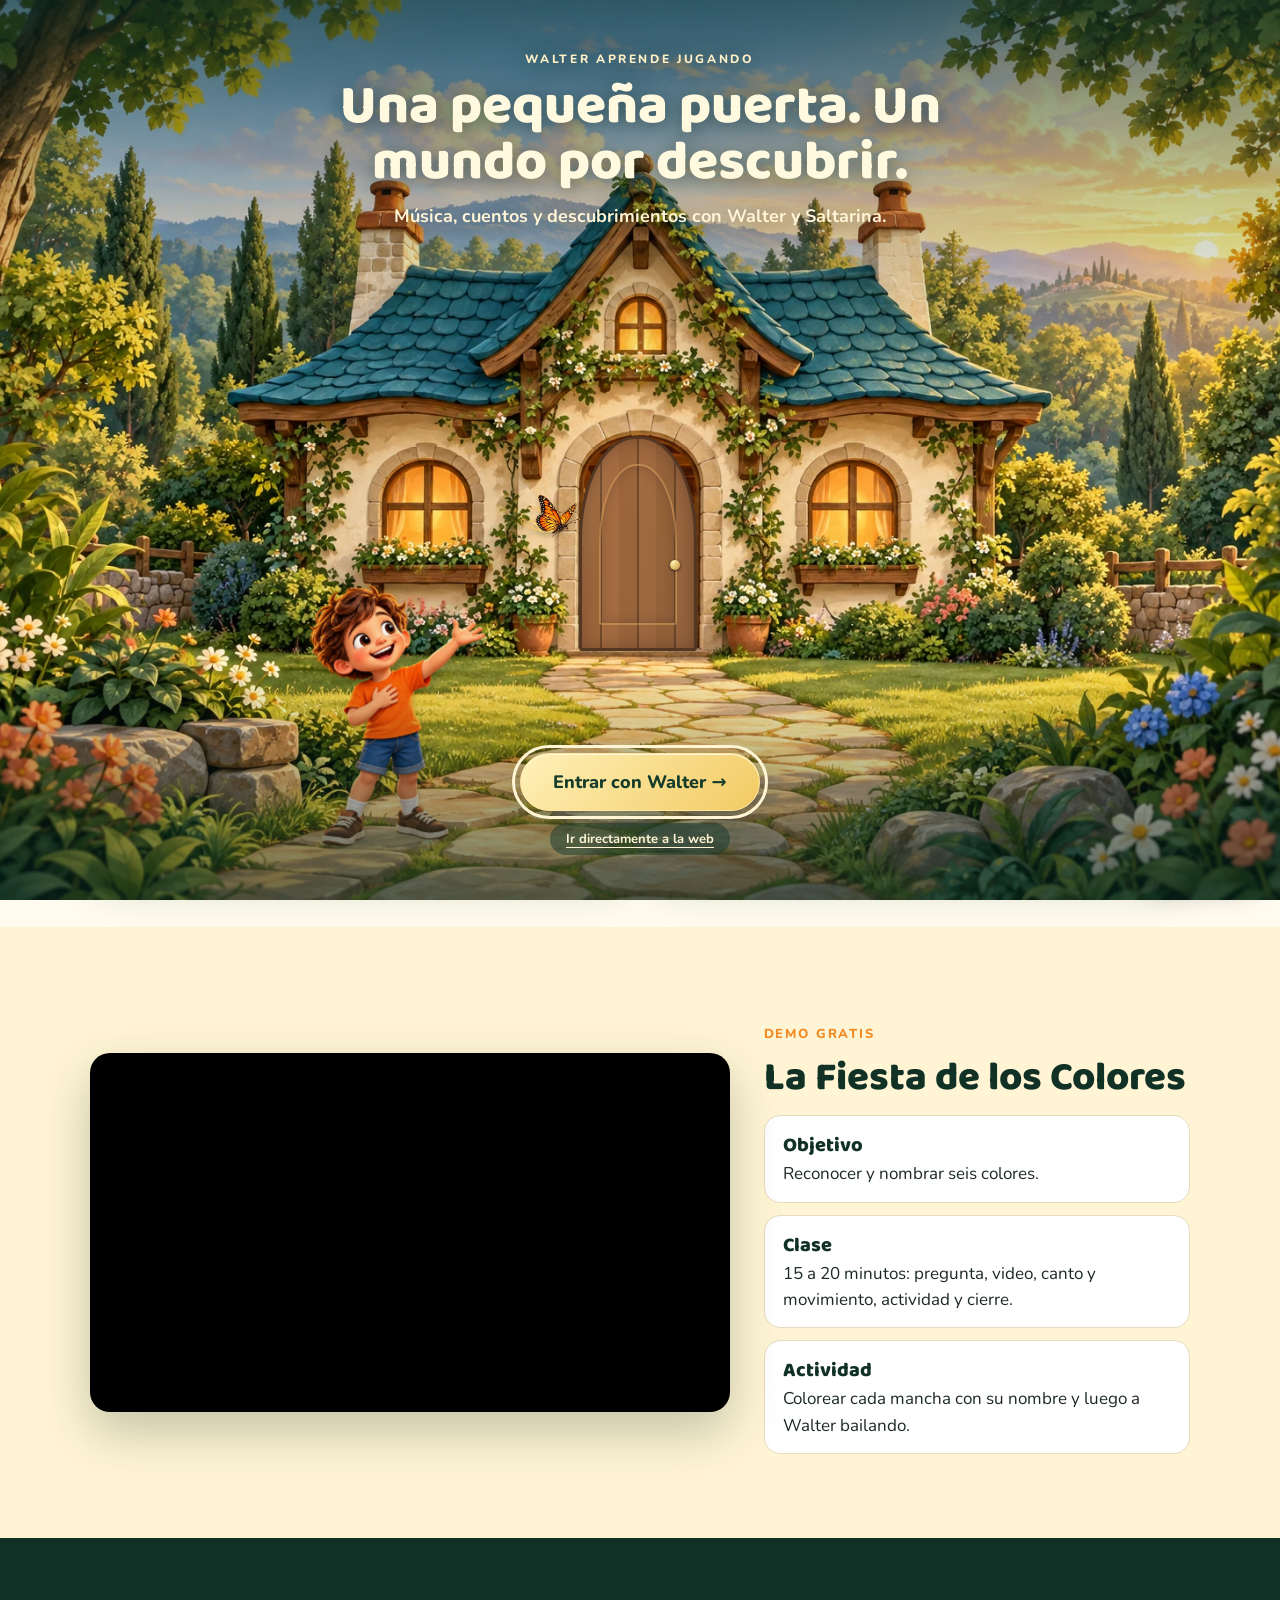
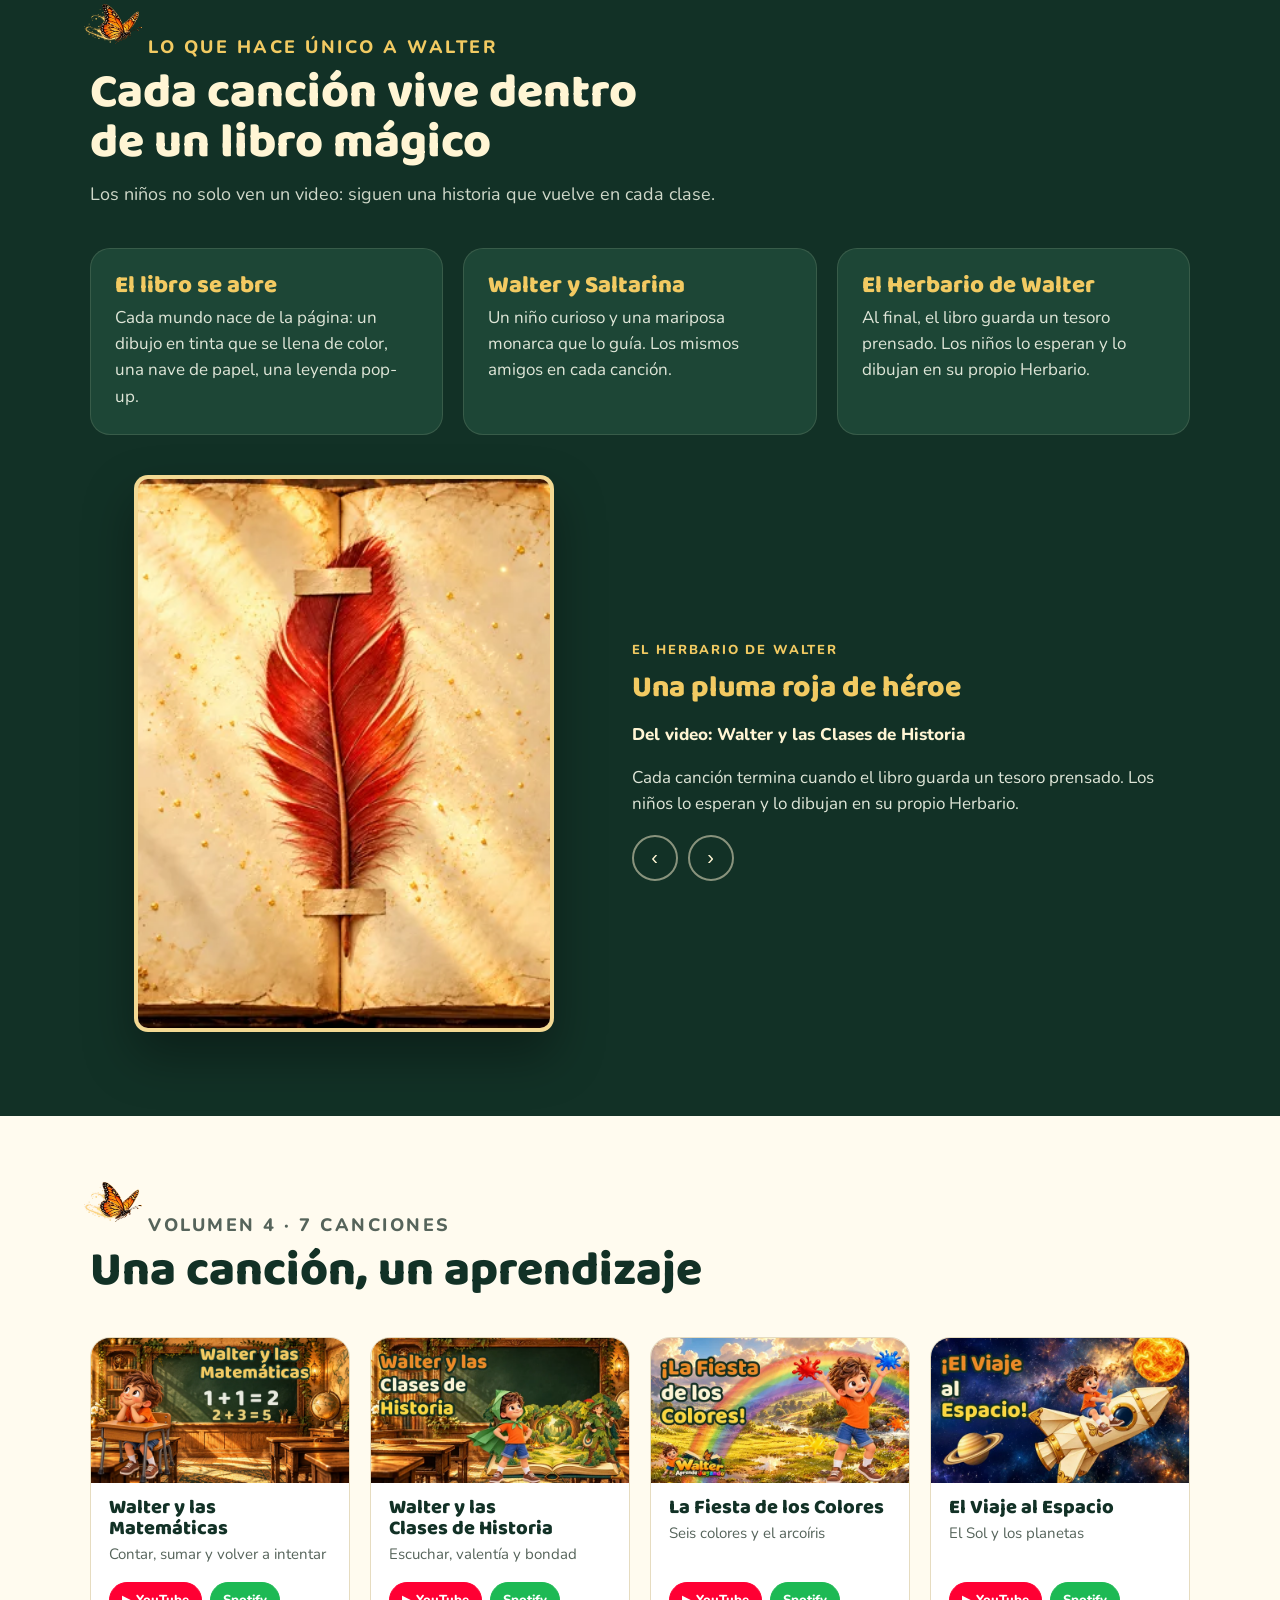
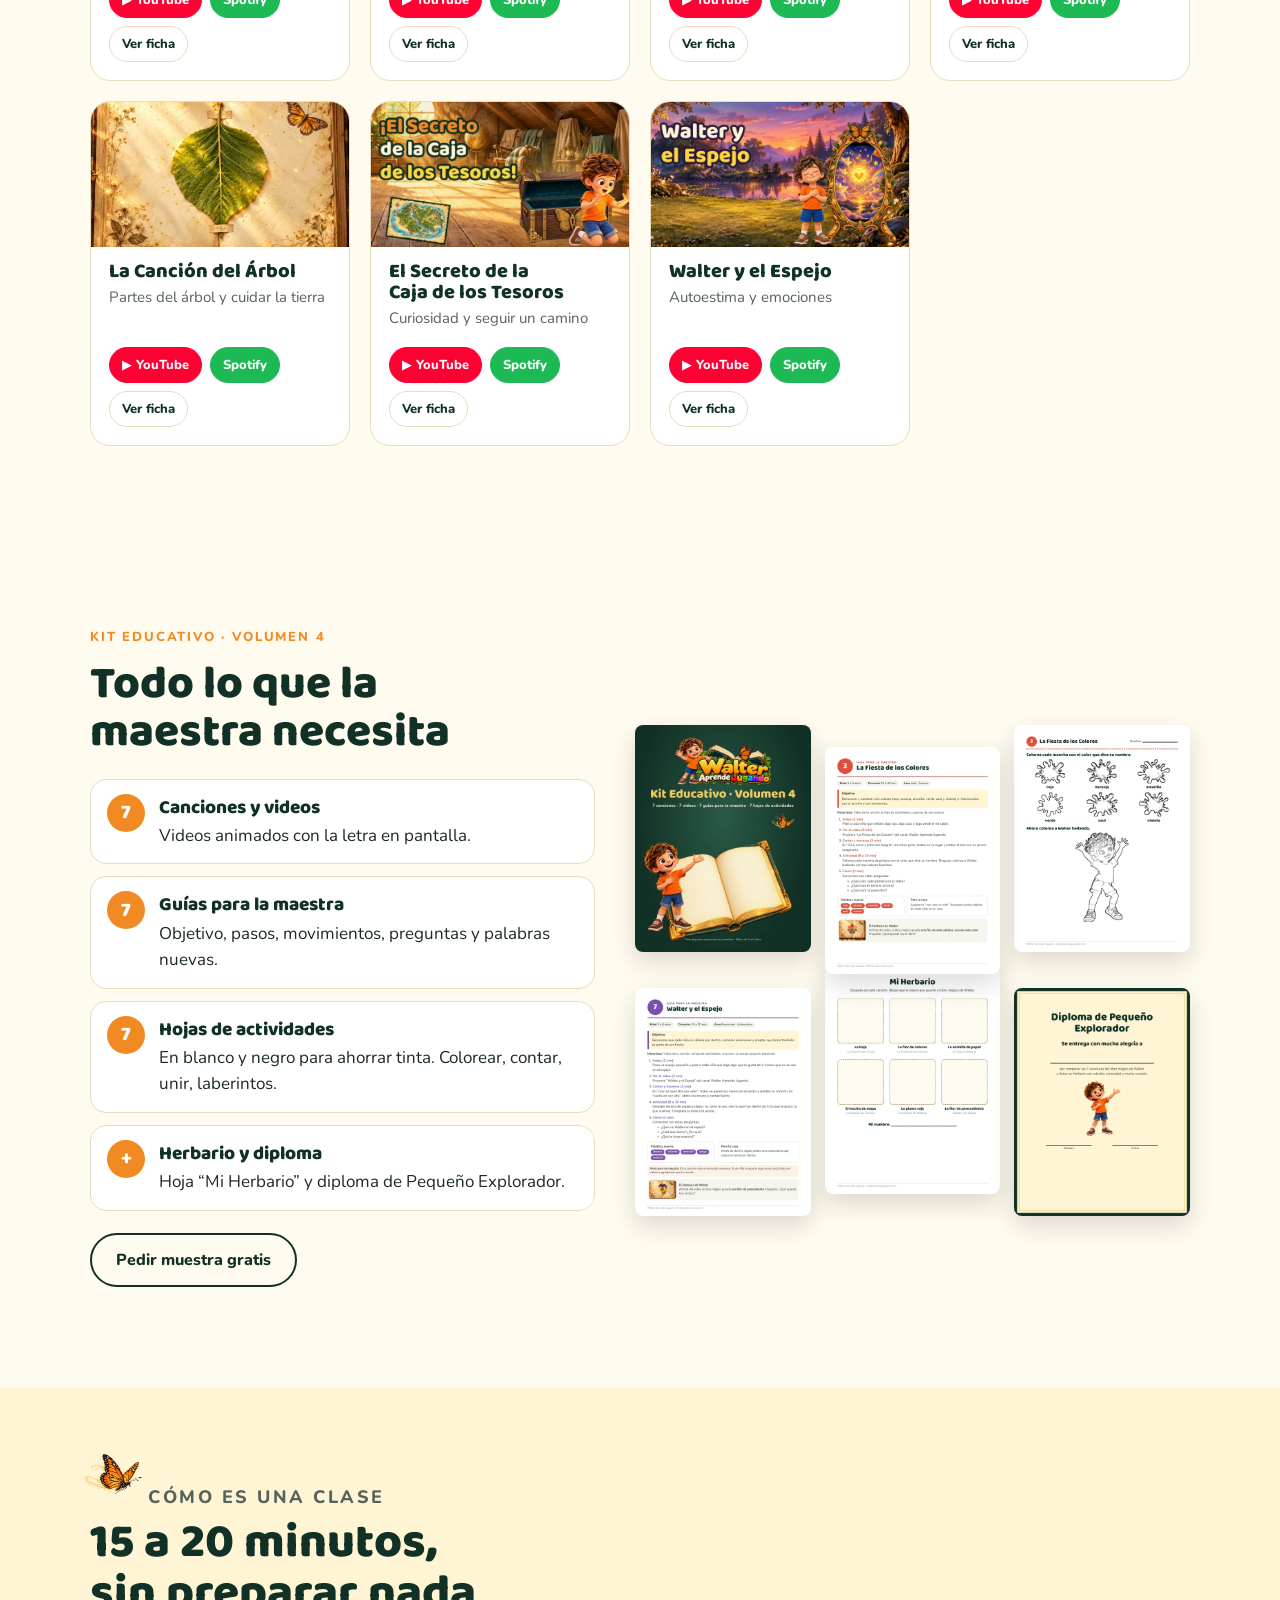
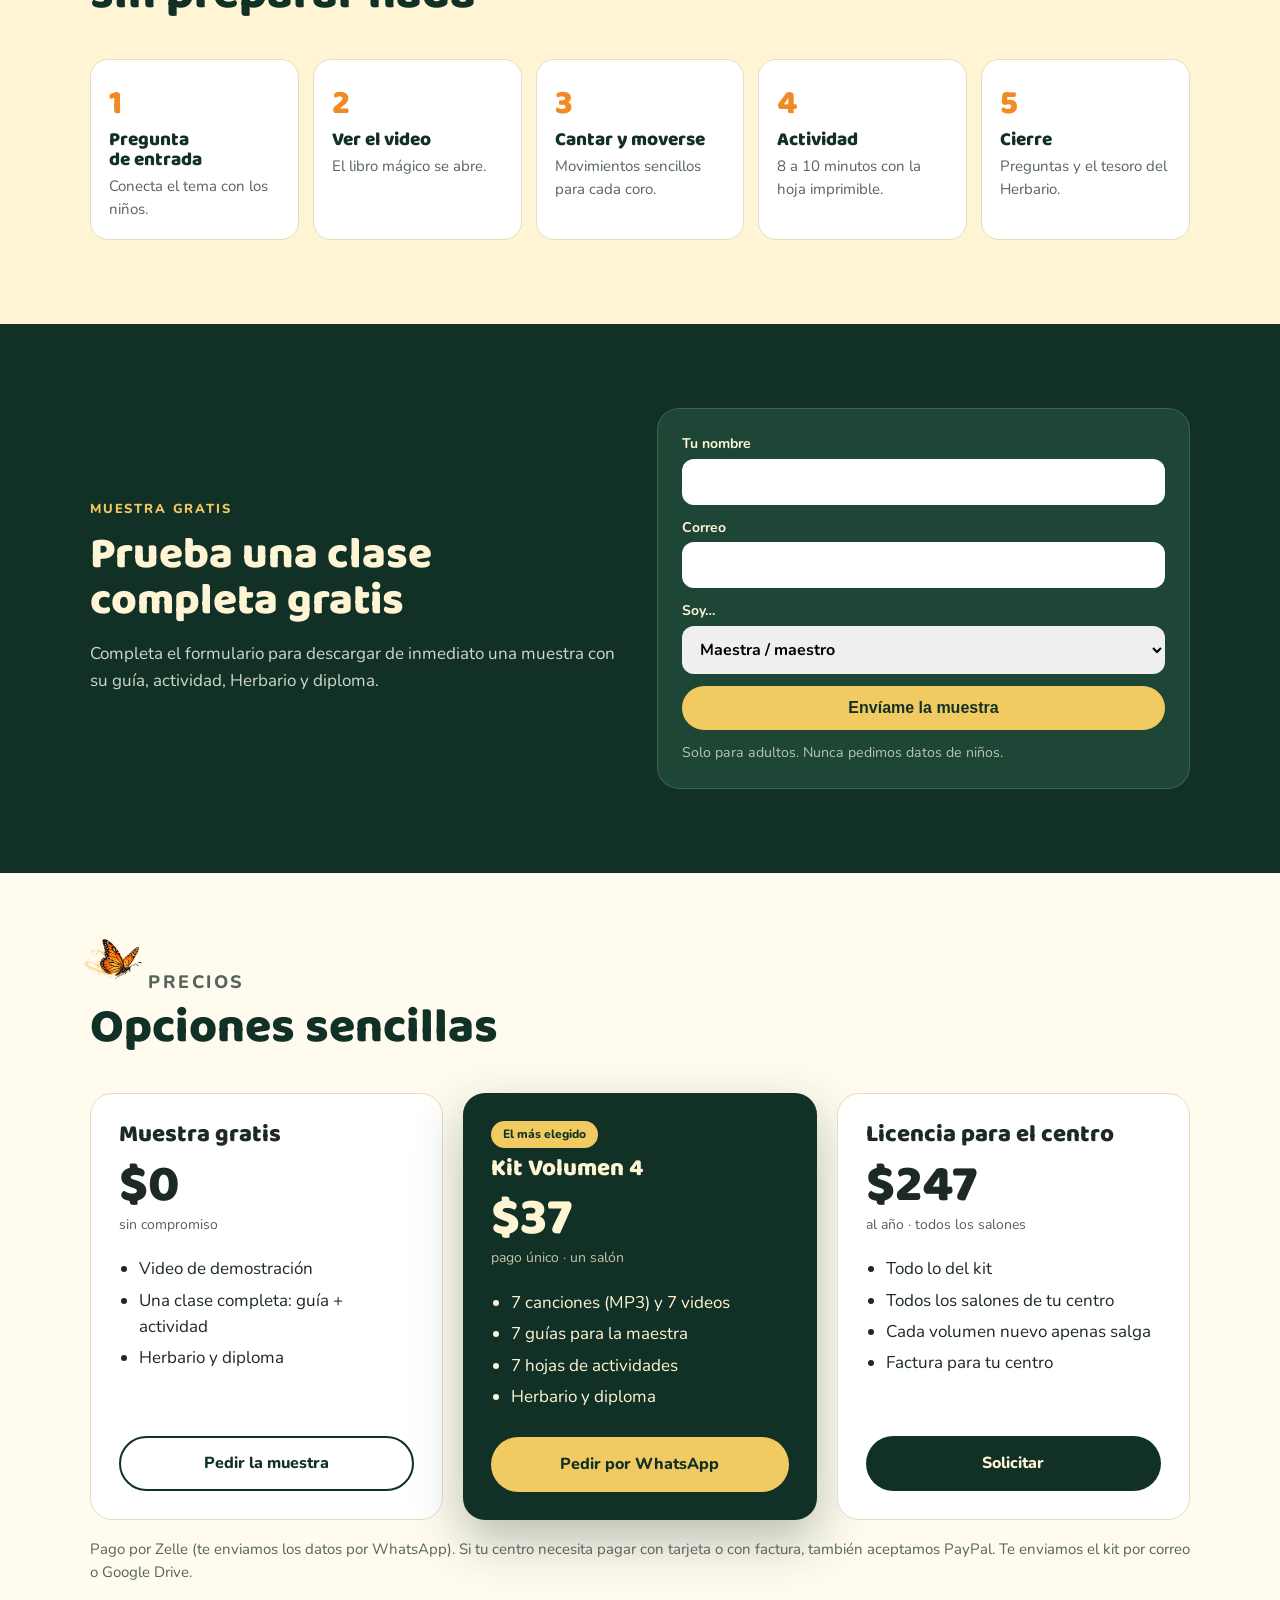
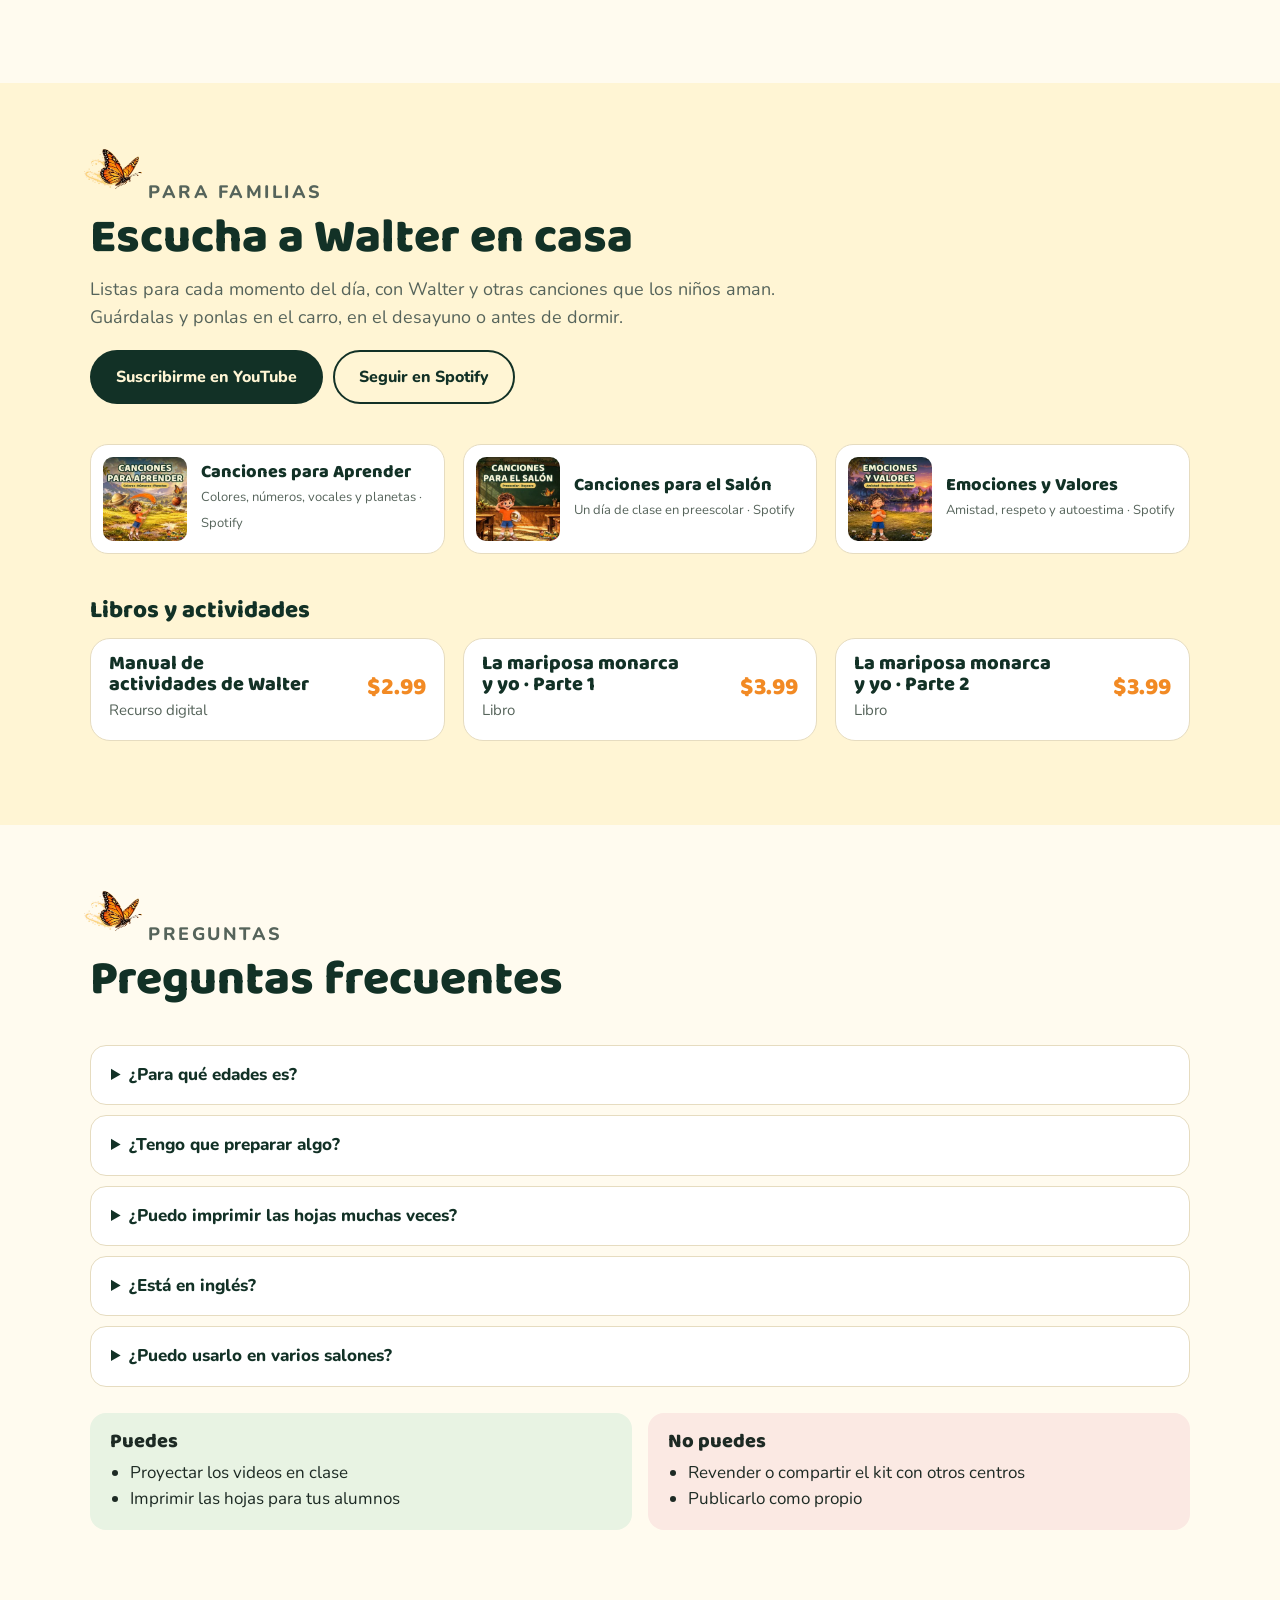
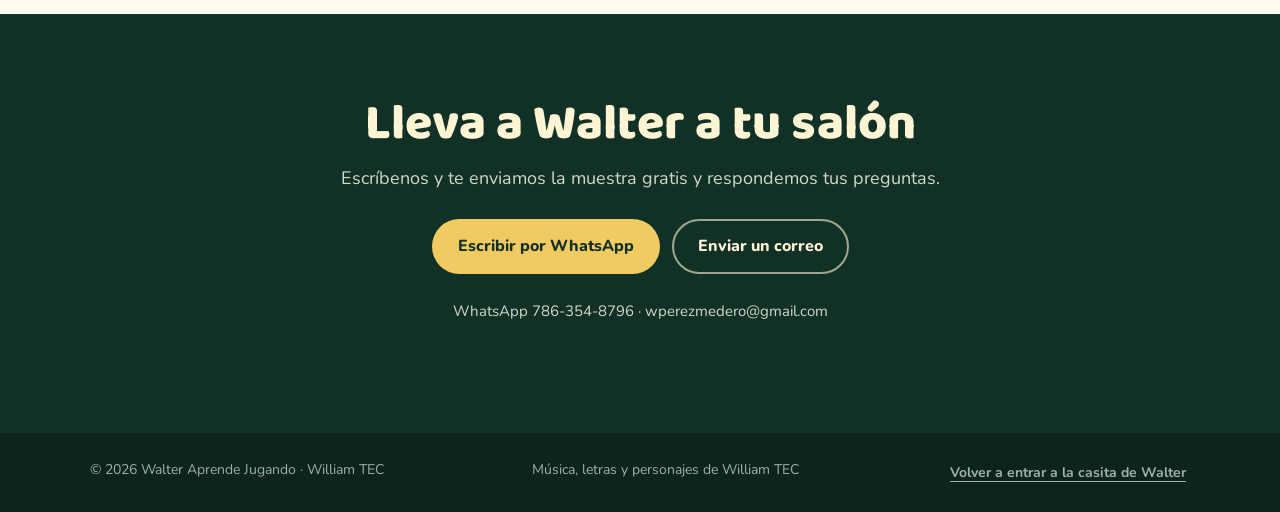
<file: index.html>
<!doctype html>
<html lang="es">
<head>
<meta charset="utf-8">
<meta name="viewport" content="width=device-width,initial-scale=1">
<title>Walter Aprende Jugando · Canciones que se convierten en clases</title>
<meta name="description" content="Programa musical educativo para daycares y preescolares: canciones, videos, guías para la maestra y hojas de actividades listas para usar. Niños de 3 a 6 años.">
<link rel="canonical" href="https://walteraprendejugando.com/">
<meta property="og:title" content="Walter Aprende Jugando">
<meta property="og:description" content="Canciones que se convierten en clases: videos, guías para la maestra y hojas de actividades para niños de 3 a 6 años.">
<meta property="og:image" content="https://walteraprendejugando.com/assets/t_colores.webp">
<link rel="icon" href="assets/icon.png">

<link rel="stylesheet" href="assets/site.css">
</head>
<body>

<nav class="nav"><div class="wrap">
  <a class="brand" href="#inicio" aria-label="Walter Aprende Jugando"><img src="assets/logo.webp" alt="Walter Aprende Jugando"></a>
  <button class="nav-toggle" type="button" aria-controls="nav-links" aria-expanded="false" aria-label="Abrir menú"><span class="nav-toggle-icon" aria-hidden="true">☰</span><span class="nav-toggle-text">Menú</span></button>
  <ul id="nav-links">
        <li><a href="#canciones" data-en="Songs">Canciones</a></li>
    <li><a href="#familias" data-en="Families">Familias</a></li>
    <li><a href="#kit" data-en="The kit">El kit</a></li>
    <li><a href="#precios" data-en="Pricing">Precios</a></li>
    <li><a href="#faq" data-en="FAQ">Preguntas</a></li>
  </ul>
  <div class="lang"><button id="b-es" class="on">ES</button><button id="b-en">EN</button></div>
  <a class="btn btn-gold" href="#precios" data-en="Get the kit">Quiero el kit</a>
</div></nav>

<header class="hero" id="inicio"><div class="wrap">
  <div>
    <p class="eyebrow" style="color:var(--gold)" data-en="Music education program · ages 3 to 6">Programa musical educativo · 3 a 6 años</p>
    <h1 data-en="Songs that become <em>classes</em>">Canciones que se convierten en <em>clases</em></h1>
    <p class="lead" data-en="Each Walter song opens a magic book. Your classroom gets the video, a teacher guide and a printable activity, ready to use in 15 minutes.">Cada canción de Walter abre un libro mágico. Tu salón recibe el video, una guía para la maestra y una hoja de actividades, listos para usar en 15 minutos.</p>
    <div class="ctas">
      <a class="btn btn-gold" href="#demo" data-en="Watch the free demo">Ver la demo gratis</a>
      <a class="btn btn-ghost" href="#muestra" data-en="Get the free sample">Pedir muestra gratis</a>
    </div>
    <div class="chips"><span data-en="Ready to use">Listo para usar</span><span data-en="Printable">Imprimible</span><span data-en="Spanish · bilingual classrooms">En español · aulas bilingües</span></div>
  </div>
  <div class="stage" aria-hidden="true">
    <div class="glow"></div>
    <img class="book" src="assets/libro.webp" alt="">
    <img class="walter" src="assets/walter.webp" alt="">
    <img class="salt" src="assets/saltarina.webp" alt="">
  </div>
</div></header>

<section class="doors" aria-label="Elige tu camino"><div class="wrap">
  <a class="door fam" href="#familias"><img src="assets/saltarina.webp" alt=""><div><h2 data-en="For families">Para familias</h2><p data-en="Watch and listen to Walter at home: videos, playlists and lyrics.">Ve y escucha a Walter en casa: videos, listas de música y letras.</p><span class="go" data-en="Watch and listen →">Ver y escuchar →</span></div></a>
  <a class="door teach" href="#kit"><img src="assets/libro.webp" alt=""><div><h2 data-en="For teachers">Para maestras</h2><p data-en="Classes ready in 15 minutes: video, guide and printable activity.">Clases listas en 15 minutos: video, guía y hoja de actividades.</p><span class="go" data-en="See the kit →">Ver el kit →</span></div></a>
</div></section>

<section class="demo" id="demo"><div class="wrap grid">
  <div class="video"><iframe src="https://www.youtube-nocookie.com/embed/nfgbXsBXyD8" title="La Fiesta de los Colores · Walter Aprende Jugando" loading="lazy" allow="accelerometer; encrypted-media; gyroscope; picture-in-picture" allowfullscreen></iframe></div>
  <div>
    <p class="eyebrow" data-en="Free demo">Demo gratis</p>
    <h2 style="font-size:40px;color:var(--forest);margin:6px 0 16px">La Fiesta de los Colores</h2>
    <div class="facts rv">
      <div><b data-en="Goal">Objetivo</b><span data-en="Recognize and name six colors.">Reconocer y nombrar seis colores.</span></div>
      <div><b data-en="Class">Clase</b><span data-en="15 to 20 minutes: question, video, song and movement, activity, closing.">15 a 20 minutos: pregunta, video, canto y movimiento, actividad y cierre.</span></div>
      <div><b data-en="Activity">Actividad</b><span data-en="Color each paint splash with its name, then color Walter dancing.">Colorear cada mancha con su nombre y luego a Walter bailando.</span></div>
    </div>
  </div>
</div></section>

<section class="concept"><div class="wrap">
  <div class="sec-head">
    <p class="eyebrow" style="color:var(--gold)" data-en="What makes Walter different">Lo que hace único a Walter</p>
    <h2 data-en="Every song lives inside a magic book">Cada canción vive dentro de un libro mágico</h2>
    <p data-en="Children don't just watch a video: they follow a story that comes back every class.">Los niños no solo ven un video: siguen una historia que vuelve en cada clase.</p>
  </div>
  <div class="pillars rv">
    <div class="pillar"><h3 data-en="The book opens">El libro se abre</h3><p data-en="Each world is born from the page: an ink drawing that fills with color, a paper rocket, a pop-up legend.">Cada mundo nace de la página: un dibujo en tinta que se llena de color, una nave de papel, una leyenda pop-up.</p></div>
    <div class="pillar"><h3 data-en="Walter and Saltarina">Walter y Saltarina</h3><p data-en="A curious boy and a real monarch butterfly who guides him. The same friends in every song.">Un niño curioso y una mariposa monarca que lo guía. Los mismos amigos en cada canción.</p></div>
    <div class="pillar"><h3 data-en="Walter's Herbarium">El Herbario de Walter</h3><p data-en="At the end, the book keeps a pressed treasure. Children wait for it and draw it in their own Herbarium.">Al final, el libro guarda un tesoro prensado. Los niños lo esperan y lo dibujan en su propio Herbario.</p></div>
  </div>
  <div class="herb" data-pages='[{&quot;img&quot;: &quot;h_historia.webp&quot;, &quot;cap&quot;: &quot;Una pluma roja de héroe&quot;, &quot;song&quot;: &quot;Del video: Walter y las Clases de Historia&quot;}, {&quot;img&quot;: &quot;h_colores.webp&quot;, &quot;cap&quot;: &quot;Una flor de siete pétalos, uno de cada color&quot;, &quot;song&quot;: &quot;Del video: La Fiesta de los Colores&quot;}, {&quot;img&quot;: &quot;h_espacio.webp&quot;, &quot;cap&quot;: &quot;Una estrella de papel&quot;, &quot;song&quot;: &quot;Del video: El Viaje al Espacio&quot;}, {&quot;img&quot;: &quot;h_arbol.webp&quot;, &quot;cap&quot;: &quot;Una hoja verde&quot;, &quot;song&quot;: &quot;Del video: La Canción del Árbol&quot;}, {&quot;img&quot;: &quot;h_caja.webp&quot;, &quot;cap&quot;: &quot;Un trocito del mapa del tesoro&quot;, &quot;song&quot;: &quot;Del video: El Secreto de la Caja de los Tesoros&quot;}, {&quot;img&quot;: &quot;h_espejo.webp&quot;, &quot;cap&quot;: &quot;Una flor de pensamiento&quot;, &quot;song&quot;: &quot;Del video: Walter y el Espejo&quot;}]'>
    <div class="bookv"><div class="page"><img src="assets/h_historia.webp" alt="Una pluma roja de héroe" loading="lazy"></div></div>
    <div class="rv"><p class="eyebrow" style="color:var(--gold)" data-en="Walter's Herbarium">El Herbario de Walter</p><h3 class="cap">Una pluma roja de héroe</h3><p class="song">Del video: Walter y las Clases de Historia</p>
    <p data-en="Every song ends with the book keeping a pressed treasure. Children wait for it and draw it in their own Herbarium.">Cada canción termina cuando el libro guarda un tesoro prensado. Los niños lo esperan y lo dibujan en su propio Herbario.</p>
    <div class="ctl"><button class="prev" aria-label="Página anterior">‹</button><button class="next" aria-label="Página siguiente">›</button></div></div>
  </div>
</div></section>

<section class="songs" id="canciones"><div class="wrap">
  <div class="sec-head">
    <p class="eyebrow" data-en="Volume 4 · 7 songs">Volumen 4 · 7 canciones</p>
    <h2 data-en="One song, one learning goal">Una canción, un aprendizaje</h2>
  </div>
  <div class="cards">
    <article class="scard ink"><div class="im"><img src="assets/t_matematicas.webp" alt="" loading="lazy"></div><div class="t"><h3><a href="canciones/walter-y-las-matematicas.html">Walter y las Matemáticas</a></h3><p data-en="Counting, adding, trying again">Contar, sumar y volver a intentar</p></div>
      <div class="acts"><a class="mini yt" href="https://www.youtube.com/watch?v=xcLG0iULyTM" target="_blank" rel="noopener">▶ YouTube</a><a class="mini sp" href="https://open.spotify.com/track/2bggZBl7pChStFAYrrwtTm" target="_blank" rel="noopener">Spotify</a><a class="mini" href="canciones/walter-y-las-matematicas.html" data-en="Details">Ver ficha</a></div></article>
    <article class="scard ink"><div class="im"><img src="assets/t_historia.webp" alt="" loading="lazy"></div><div class="t"><h3><a href="canciones/walter-y-las-clases-de-historia.html">Walter y las Clases de Historia</a></h3><p data-en="Listening, courage and kindness">Escuchar, valentía y bondad</p></div>
      <div class="acts"><a class="mini yt" href="https://www.youtube.com/watch?v=uO13D57_OAw" target="_blank" rel="noopener">▶ YouTube</a><a class="mini sp" href="https://open.spotify.com/track/0e7TcgieiDMyCfvQSA74Sx" target="_blank" rel="noopener">Spotify</a><a class="mini" href="canciones/walter-y-las-clases-de-historia.html" data-en="Details">Ver ficha</a></div></article>
    <article class="scard ink"><div class="im"><img src="assets/t_colores.webp" alt="" loading="lazy"></div><div class="t"><h3><a href="canciones/la-fiesta-de-los-colores.html">La Fiesta de los Colores</a></h3><p data-en="Six colors and the rainbow">Seis colores y el arcoíris</p></div>
      <div class="acts"><a class="mini yt" href="https://www.youtube.com/watch?v=nfgbXsBXyD8" target="_blank" rel="noopener">▶ YouTube</a><a class="mini sp" href="https://open.spotify.com/track/7u2VDjKogW19lezMeUs4ei" target="_blank" rel="noopener">Spotify</a><a class="mini" href="canciones/la-fiesta-de-los-colores.html" data-en="Details">Ver ficha</a></div></article>
    <article class="scard ink"><div class="im"><img src="assets/t_espacio.webp" alt="" loading="lazy"></div><div class="t"><h3><a href="canciones/el-viaje-al-espacio.html">El Viaje al Espacio</a></h3><p data-en="The Sun and the planets">El Sol y los planetas</p></div>
      <div class="acts"><a class="mini yt" href="https://www.youtube.com/watch?v=KzA2bzLtPxA" target="_blank" rel="noopener">▶ YouTube</a><a class="mini sp" href="https://open.spotify.com/track/6whYZVJWoScT3dhrTO9AF1" target="_blank" rel="noopener">Spotify</a><a class="mini" href="canciones/el-viaje-al-espacio.html" data-en="Details">Ver ficha</a></div></article>
    <article class="scard ink"><div class="im"><img src="assets/h_arbol.webp" alt="" loading="lazy"></div><div class="t"><h3><a href="canciones/la-cancion-del-arbol.html">La Canción del Árbol</a></h3><p data-en="Parts of a tree, caring for nature">Partes del árbol y cuidar la tierra</p></div>
      <div class="acts"><a class="mini yt" href="https://www.youtube.com/watch?v=BwQeI0rVw10" target="_blank" rel="noopener">▶ YouTube</a><a class="mini sp" href="https://open.spotify.com/track/6klBr3qbG3ngSDbCZXnV47" target="_blank" rel="noopener">Spotify</a><a class="mini" href="canciones/la-cancion-del-arbol.html" data-en="Details">Ver ficha</a></div></article>
    <article class="scard ink"><div class="im"><img src="assets/t_caja.webp" alt="" loading="lazy"></div><div class="t"><h3><a href="canciones/el-secreto-de-la-caja-de-los-tesoros.html">El Secreto de la Caja de los Tesoros</a></h3><p data-en="Curiosity and following a path">Curiosidad y seguir un camino</p></div>
      <div class="acts"><a class="mini yt" href="https://www.youtube.com/watch?v=EQzuajtBtDU" target="_blank" rel="noopener">▶ YouTube</a><a class="mini sp" href="https://open.spotify.com/track/3X344Qth0iV0N6s8yhZdfE" target="_blank" rel="noopener">Spotify</a><a class="mini" href="canciones/el-secreto-de-la-caja-de-los-tesoros.html" data-en="Details">Ver ficha</a></div></article>
    <article class="scard ink"><div class="im"><img src="assets/t_espejo.webp" alt="" loading="lazy"></div><div class="t"><h3><a href="canciones/walter-y-el-espejo.html">Walter y el Espejo</a></h3><p data-en="Self-esteem and emotions">Autoestima y emociones</p></div>
      <div class="acts"><a class="mini yt" href="https://www.youtube.com/watch?v=3W2Q2JWK9qU" target="_blank" rel="noopener">▶ YouTube</a><a class="mini sp" href="https://open.spotify.com/track/2lDWsFOtGKUbqloOZGnMBO" target="_blank" rel="noopener">Spotify</a><a class="mini" href="canciones/walter-y-el-espejo.html" data-en="Details">Ver ficha</a></div></article>
  </div>
</div></section>

<section class="kit" id="kit"><div class="wrap grid">
  <div>
    <p class="eyebrow" data-en="Educational kit · Volume 4">Kit educativo · Volumen 4</p>
    <h2 style="font-size:clamp(32px,4.4vw,46px);color:var(--forest);margin:6px 0 22px" data-en="Everything the teacher needs">Todo lo que la maestra necesita</h2>
    <ul class="incl rv">
      <li><span class="n">7</span><div><b data-en="Songs and videos">Canciones y videos</b><span data-en="Animated videos with on-screen lyrics.">Videos animados con la letra en pantalla.</span></div></li>
      <li><span class="n">7</span><div><b data-en="Teacher guides">Guías para la maestra</b><span data-en="Goal, steps, movements, questions and new words.">Objetivo, pasos, movimientos, preguntas y palabras nuevas.</span></div></li>
      <li><span class="n">7</span><div><b data-en="Printable activities">Hojas de actividades</b><span data-en="Black and white to save ink. Color, count, match, mazes.">En blanco y negro para ahorrar tinta. Colorear, contar, unir, laberintos.</span></div></li>
      <li><span class="n">+</span><div><b data-en="Herbarium and diploma">Herbario y diploma</b><span data-en="“My Herbarium” sheet and a Little Explorer diploma.">Hoja “Mi Herbario” y diploma de Pequeño Explorador.</span></div></li>
    </ul>
    <p class="note"><a class="btn btn-line" href="#muestra" data-en="Get a free sample">Pedir muestra gratis</a></p>
  </div>
  <div class="pages rv">
    <img src="assets/kit_portada.webp" alt="Portada del kit" loading="lazy"><img src="assets/kit_guia.webp" alt="Guía para la maestra" loading="lazy">
    <img src="assets/kit_actividad.webp" alt="Hoja de actividades" loading="lazy"><img src="assets/kit_espejo.webp" alt="Actividad del espejo" loading="lazy">
    <img src="assets/kit_herbario.webp" alt="Mi Herbario" loading="lazy"><img src="assets/kit_diploma.webp" alt="Diploma" loading="lazy">
  </div>
</div></section>

<section class="steps"><div class="wrap">
  <div class="sec-head"><p class="eyebrow" data-en="How a class works">Cómo es una clase</p><h2 data-en="15 to 20 minutes, no prep">15 a 20 minutos, sin preparar nada</h2></div>
  <div class="flow rv">
    <div><b>1</b><h3 data-en="Opening question">Pregunta de entrada</h3><p data-en="Connects the topic with the children.">Conecta el tema con los niños.</p></div>
    <div><b>2</b><h3 data-en="Watch the video">Ver el video</h3><p data-en="The magic book opens.">El libro mágico se abre.</p></div>
    <div><b>3</b><h3 data-en="Sing and move">Cantar y moverse</h3><p data-en="Simple movements for each chorus.">Movimientos sencillos para cada coro.</p></div>
    <div><b>4</b><h3 data-en="Activity">Actividad</h3><p data-en="8 to 10 minutes with the printable sheet.">8 a 10 minutos con la hoja imprimible.</p></div>
    <div><b>5</b><h3 data-en="Closing">Cierre</h3><p data-en="Questions and the Herbarium treasure.">Preguntas y el tesoro del Herbario.</p></div>
  </div>
</div></section>

<section class="sample" id="muestra"><div class="wrap grid">
  <div class="rv">
    <p class="eyebrow" style="color:var(--gold)" data-en="Free sample">Muestra gratis</p>
    <h2 data-en="Try a full class for free">Prueba una clase completa gratis</h2>
    <p data-en="Complete the form to download a free sample immediately, including a teacher guide, activity, Herbarium and diploma.">Completa el formulario para descargar de inmediato una muestra con su guía, actividad, Herbario y diploma.</p>
  </div>
  <form class="sform rv" name="muestra" method="POST" action="/gracias.html" data-netlify="true" netlify-honeypot="bot-field">
    <input type="hidden" name="form-name" value="muestra">
    <p class="hp"><label>No llenar: <input name="bot-field"></label></p>
    <label><span data-en="Your name">Tu nombre</span><input name="nombre" required autocomplete="name"></label>
    <label><span data-en="Email">Correo</span><input type="email" name="correo" required autocomplete="email"></label>
    <label><span data-en="I am…">Soy…</span><select name="soy"><option>Maestra / maestro</option><option>Directora de centro o daycare</option><option>Mamá / papá / familia</option><option>Otro</option></select></label>
    <button class="btn btn-gold" type="submit" data-en="Send me the sample">Envíame la muestra</button>
    <small data-en="For adults only. We never ask for children's data.">Solo para adultos. Nunca pedimos datos de niños.</small>
  </form>
</div></section>

<section id="precios"><div class="wrap">
  <div class="sec-head"><p class="eyebrow" data-en="Pricing">Precios</p><h2 data-en="Simple options">Opciones sencillas</h2></div>
  <div class="plans rv">
    <div class="plan">
      <h3 data-en="Free sample">Muestra gratis</h3>
      <div class="price">$0</div><div class="per" data-en="no commitment">sin compromiso</div>
      <ul><li data-en="Demo video">Video de demostración</li><li data-en="One full class: guide + activity">Una clase completa: guía + actividad</li><li data-en="Herbarium and diploma">Herbario y diploma</li></ul>
      <a class="btn btn-line" href="#muestra" data-en="Get it">Pedir la muestra</a>
    </div>
    <div class="plan star">
      <span class="tag" data-en="Most popular">El más elegido</span>
      <h3 data-en="Kit Volume 4">Kit Volumen 4</h3>
      <div class="price">$37</div><div class="per" data-en="one-time · one classroom">pago único · un salón</div>
      <ul><li data-en="7 songs (MP3) and 7 videos">7 canciones (MP3) y 7 videos</li><li data-en="7 teacher guides">7 guías para la maestra</li><li data-en="7 printable activities">7 hojas de actividades</li><li data-en="Herbarium and diploma">Herbario y diploma</li></ul>
      <a class="btn btn-gold" href="https://wa.me/17863548796?text=Hola%2C%20quiero%20el%20Kit%20Educativo%20Volumen%204%20de%20Walter%20Aprende%20Jugando." target="_blank" rel="noopener" data-en="Order on WhatsApp">Pedir por WhatsApp</a>
    </div>
    <div class="plan">
      <h3 data-en="Center license">Licencia para el centro</h3>
      <div class="price">$247</div><div class="per" data-en="per year · all classrooms">al año · todos los salones</div>
      <ul><li data-en="Everything in the kit">Todo lo del kit</li><li data-en="All classrooms in your center">Todos los salones de tu centro</li><li data-en="Every new volume as soon as it comes out">Cada volumen nuevo apenas salga</li><li data-en="Invoice for your center">Factura para tu centro</li></ul>
      <a class="btn btn-dark" href="https://wa.me/17863548796?text=Hola%2C%20me%20interesa%20la%20licencia%20anual%20de%20Walter%20Aprende%20Jugando%20para%20mi%20centro." target="_blank" rel="noopener" data-en="Request">Solicitar</a>
    </div>
  </div>
  <p class="pay" data-en="Payment by Zelle (we send you the details on WhatsApp). Centers that need to pay by card or with an invoice can use PayPal. We deliver the kit by email or Google Drive.">Pago por Zelle (te enviamos los datos por WhatsApp). Si tu centro necesita pagar con tarjeta o con factura, también aceptamos PayPal. Te enviamos el kit por correo o Google Drive.</p>
</div></section>

<section class="res fam" id="familias"><div class="wrap">
  <div class="sec-head"><p class="eyebrow" data-en="For families">Para familias</p><h2 data-en="Listen to Walter at home">Escucha a Walter en casa</h2>
  <p data-en="Playlists for every moment of the day, with Walter and other children's favorites. Save them and play them in the car, at breakfast or before bed.">Listas para cada momento del día, con Walter y otras canciones que los niños aman. Guárdalas y ponlas en el carro, en el desayuno o antes de dormir.</p>
  <div class="links">
    <a class="btn btn-dark" href="https://www.youtube.com/channel/UCKKzHmRHsvJhXHDA6eS4XBw?sub_confirmation=1" target="_blank" rel="noopener" data-en="Subscribe on YouTube">Suscribirme en YouTube</a>
    <a class="btn btn-line" href="https://open.spotify.com/artist/5RbGxuD2CcagE4F3Jb2GgP" target="_blank" rel="noopener" data-en="Follow on Spotify">Seguir en Spotify</a>
  </div></div>
  <div class="plists"><a class="plist" href="https://open.spotify.com/playlist/2iF2oRlCj311ra5x3R9IMO" target="_blank" rel="noopener"><img src="assets/pl_aprender.webp" alt="" loading="lazy"><div><b>Canciones para Aprender</b><span>Colores, números, vocales y planetas · Spotify</span></div></a>
<a class="plist" href="https://open.spotify.com/playlist/0DCbQNj35y5uNXWiXtbrkz" target="_blank" rel="noopener"><img src="assets/pl_salon.webp" alt="" loading="lazy"><div><b>Canciones para el Salón</b><span>Un día de clase en preescolar · Spotify</span></div></a>
<a class="plist" href="https://open.spotify.com/playlist/6ucSTfjlINW2cSvV8a7qio" target="_blank" rel="noopener"><img src="assets/pl_emociones.webp" alt="" loading="lazy"><div><b>Emociones y Valores</b><span>Amistad, respeto y autoestima · Spotify</span></div></a></div>
  <h3 style="font-size:24px;color:var(--forest);margin:44px 0 14px" data-en="Books and activities">Libros y actividades</h3>
  <div class="cards">
    <a class="card" href="https://ko-fi.com/s/2bb6fb25c1" target="_blank" rel="noopener"><div class="t"><div><h3 data-en="Walter activity book">Manual de actividades de Walter</h3><p data-en="Digital resource">Recurso digital</p></div><span class="price">$2.99</span></div></a>
    <a class="card" href="https://ko-fi.com/s/3e11b97a88" target="_blank" rel="noopener"><div class="t"><div><h3>La mariposa monarca y yo · Parte 1</h3><p data-en="Book">Libro</p></div><span class="price">$3.99</span></div></a>
    <a class="card" href="https://ko-fi.com/s/16a72eb2d0" target="_blank" rel="noopener"><div class="t"><div><h3>La mariposa monarca y yo · Parte 2</h3><p data-en="Book">Libro</p></div><span class="price">$3.99</span></div></a>
  </div>
</div></section>

<section id="faq"><div class="wrap">
  <div class="sec-head"><p class="eyebrow" data-en="Questions">Preguntas</p><h2 data-en="Frequently asked questions">Preguntas frecuentes</h2></div>
  <details><summary data-en="What ages is it for?">¿Para qué edades es?</summary><p data-en="For children from 3 to 6 years old, in daycares, preschools and at home.">Para niños de 3 a 6 años, en daycares, preescolares y en casa.</p></details>
  <details><summary data-en="Do I need to prepare anything?">¿Tengo que preparar algo?</summary><p data-en="No. Each guide tells you what to say and do, step by step. You only need to project the video and print the sheet.">No. Cada guía te dice qué decir y qué hacer, paso a paso. Solo proyectas el video e imprimes la hoja.</p></details>
  <details><summary data-en="Can I print the sheets many times?">¿Puedo imprimir las hojas muchas veces?</summary><p data-en="Yes, for the children in your classroom, as many times as you need.">Sí, para los niños de tu salón, todas las veces que necesites.</p></details>
  <details><summary data-en="Is it in English?">¿Está en inglés?</summary><p data-en="The songs are in Spanish, ideal for Spanish-speaking and bilingual classrooms. The guides are in Spanish.">Las canciones están en español, ideales para aulas hispanas y bilingües. Las guías están en español.</p></details>
  <details><summary data-en="Can I use it in several classrooms?">¿Puedo usarlo en varios salones?</summary><p data-en="The kit is for one classroom. For the whole center, choose the annual center license.">El kit es para un salón. Para todo el centro, elige la licencia anual.</p></details>
  <div class="use">
    <div class="yes"><h3 data-en="You can">Puedes</h3><ul><li data-en="Project the videos in class">Proyectar los videos en clase</li><li data-en="Print the sheets for your students">Imprimir las hojas para tus alumnos</li></ul></div>
    <div class="no"><h3 data-en="You can't">No puedes</h3><ul><li data-en="Resell or share the kit with other centers">Revender o compartir el kit con otros centros</li><li data-en="Publish it as your own">Publicarlo como propio</li></ul></div>
  </div>
</div></section>

<section class="contact" id="contacto"><div class="wrap">
  <h2 data-en="Bring Walter to your classroom">Lleva a Walter a tu salón</h2>
  <p data-en="Write to us and we will send you the free sample and answer your questions.">Escríbenos y te enviamos la muestra gratis y respondemos tus preguntas.</p>
  <div class="ctas">
    <a class="btn btn-gold" href="https://wa.me/17863548796?text=Hola%2C%20me%20interesa%20Walter%20Aprende%20Jugando%20para%20mi%20centro." target="_blank" rel="noopener" data-en="Message on WhatsApp">Escribir por WhatsApp</a>
    <a class="btn btn-ghost" href="mailto:wperezmedero@gmail.com" data-en="Send an email">Enviar un correo</a>
  </div>
  <p class="info">WhatsApp 786-354-8796 · wperezmedero@gmail.com</p>
</div></section>

<footer><div class="wrap"><span>© 2026 Walter Aprende Jugando · William TEC</span><span data-en="Music, lyrics and characters by William TEC">Música, letras y personajes de William TEC</span></div></footer>
<a class="wa" href="https://wa.me/17863548796" target="_blank" rel="noopener" aria-label="WhatsApp">WhatsApp</a>

<script src="assets/site.js" defer></script>
</body>
</html>
</file>
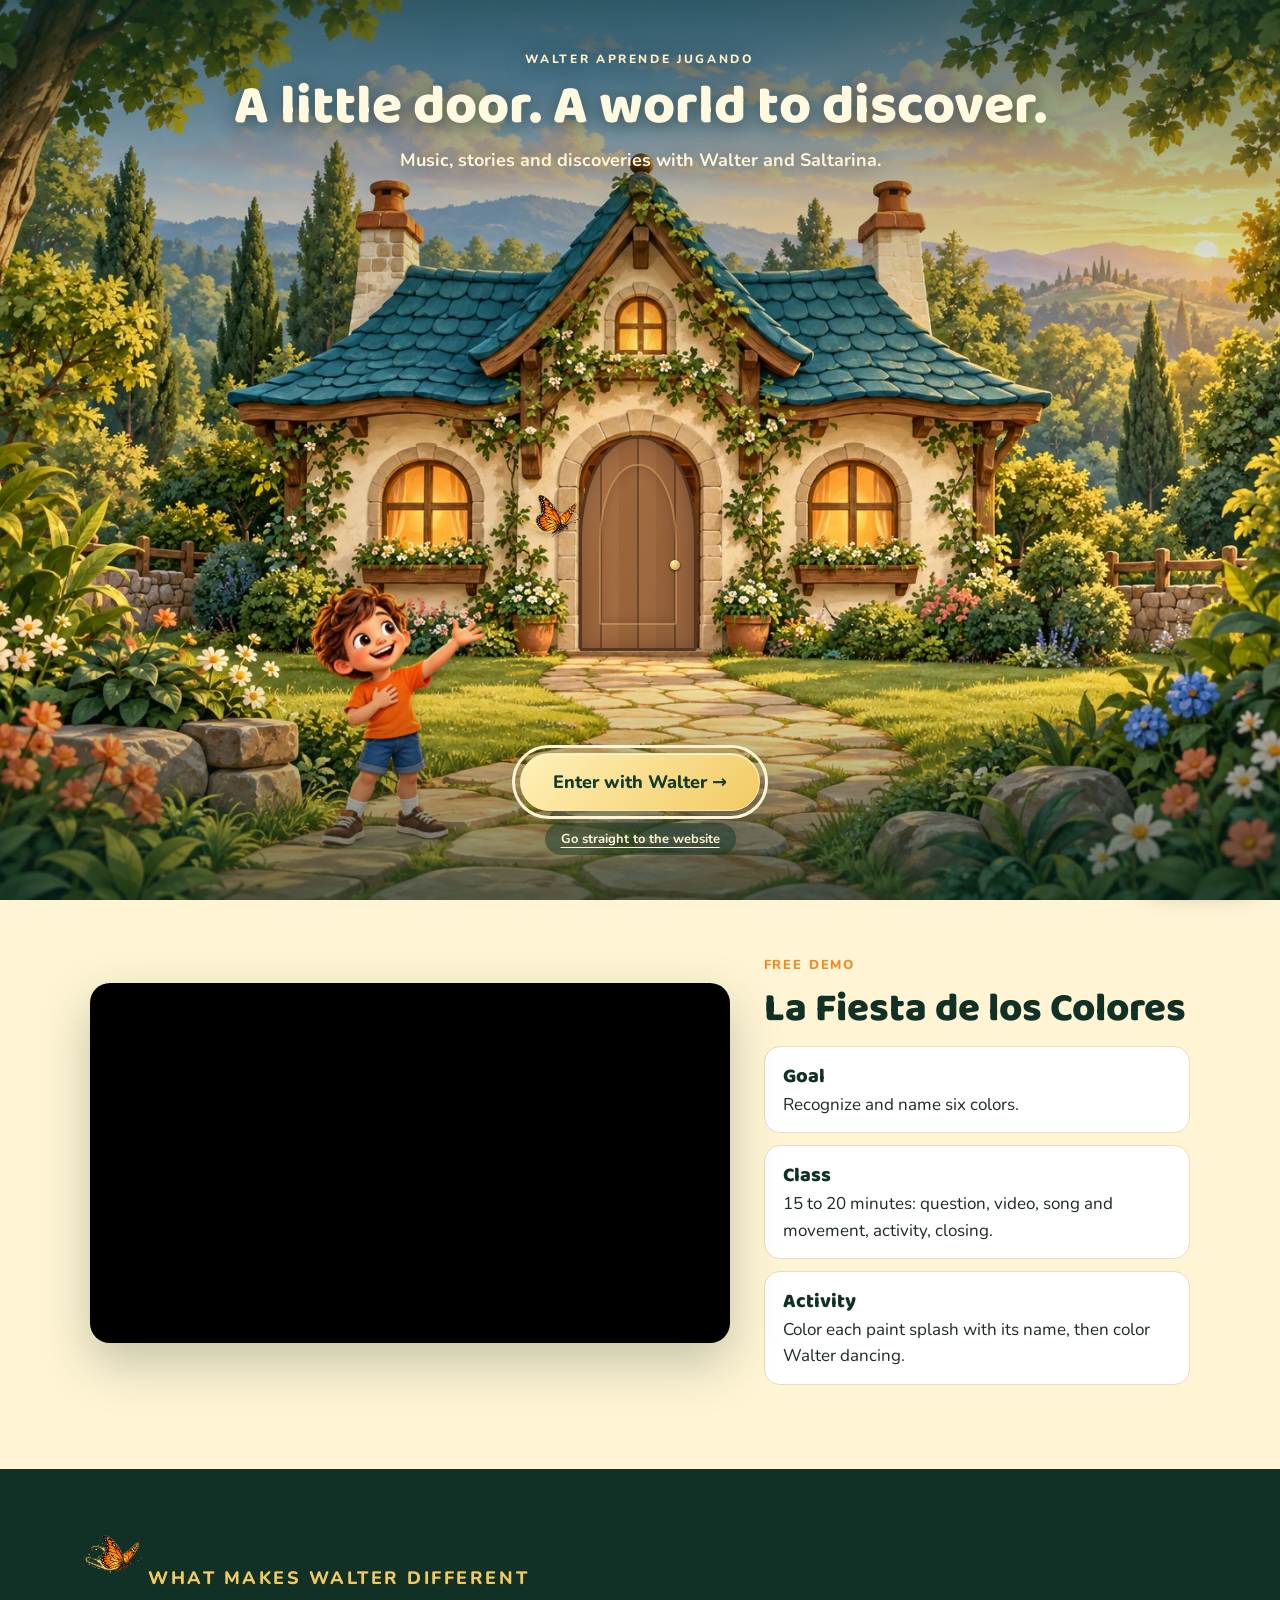
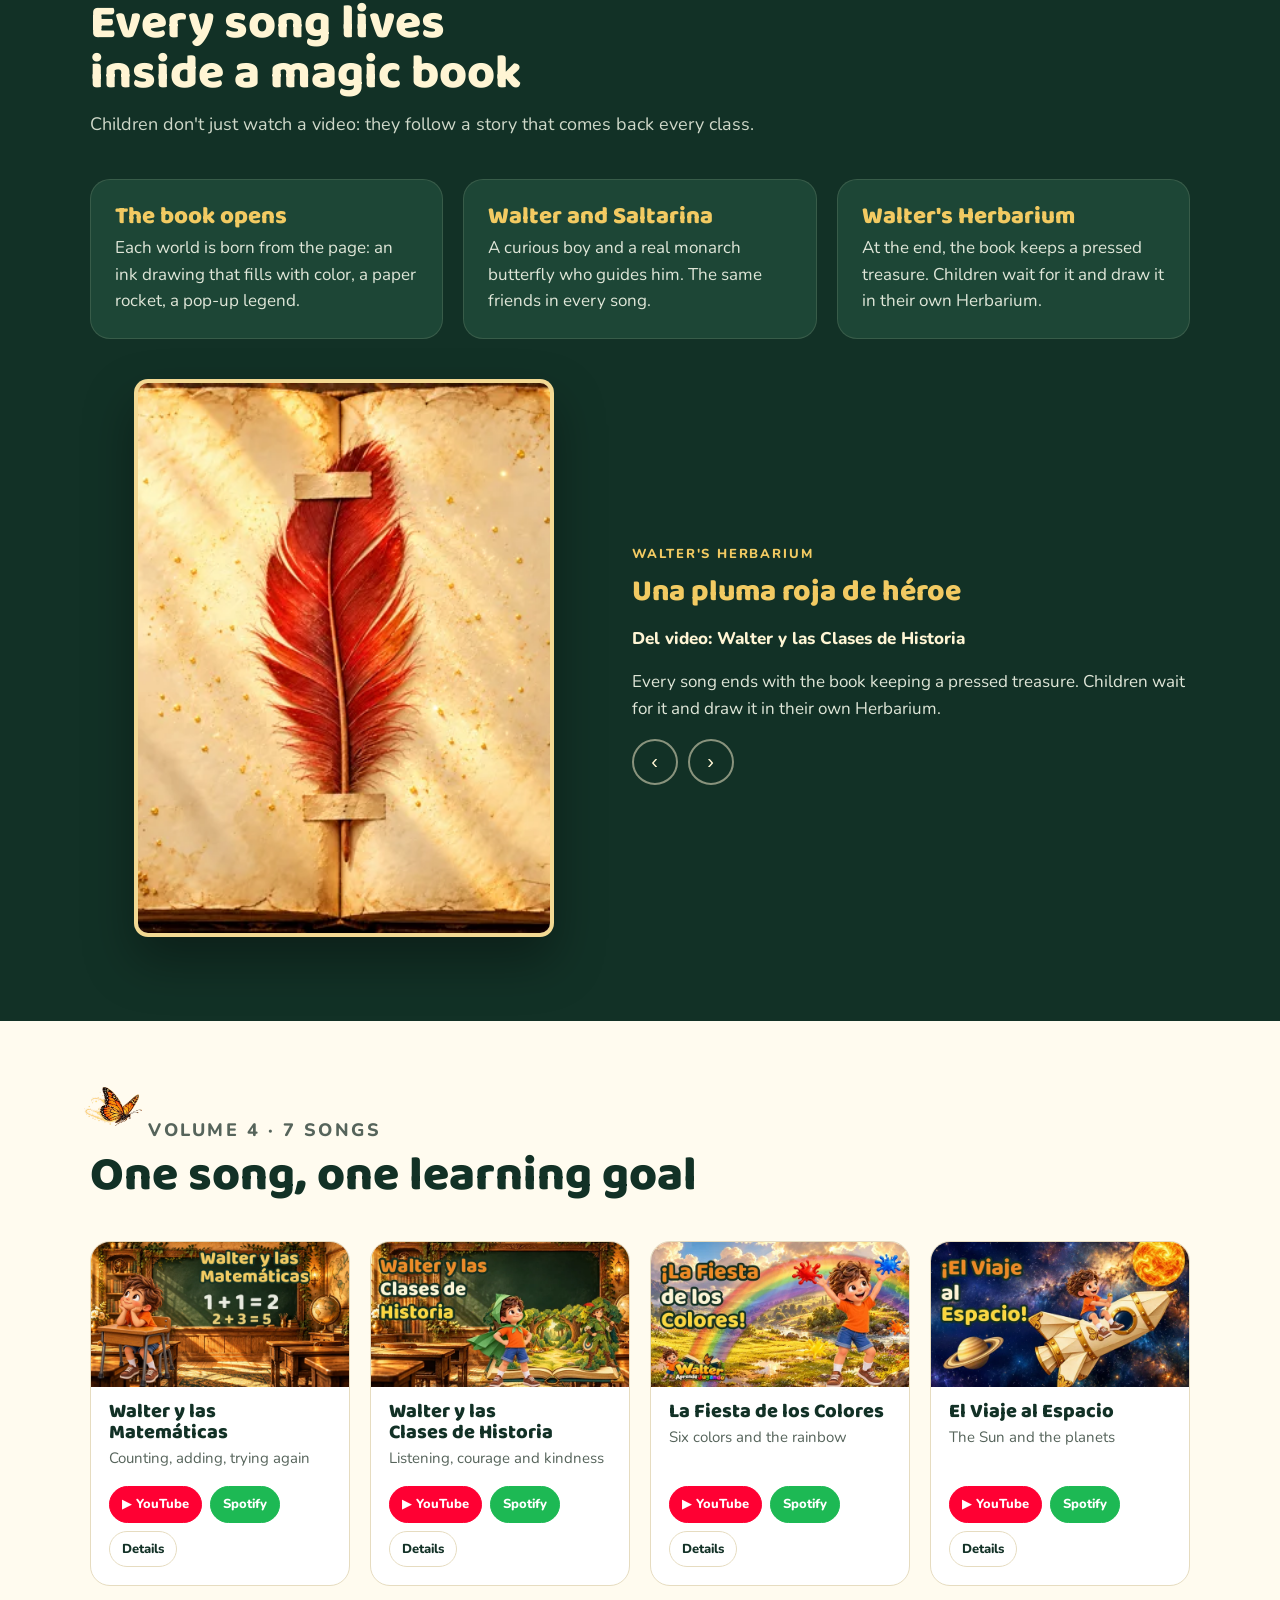
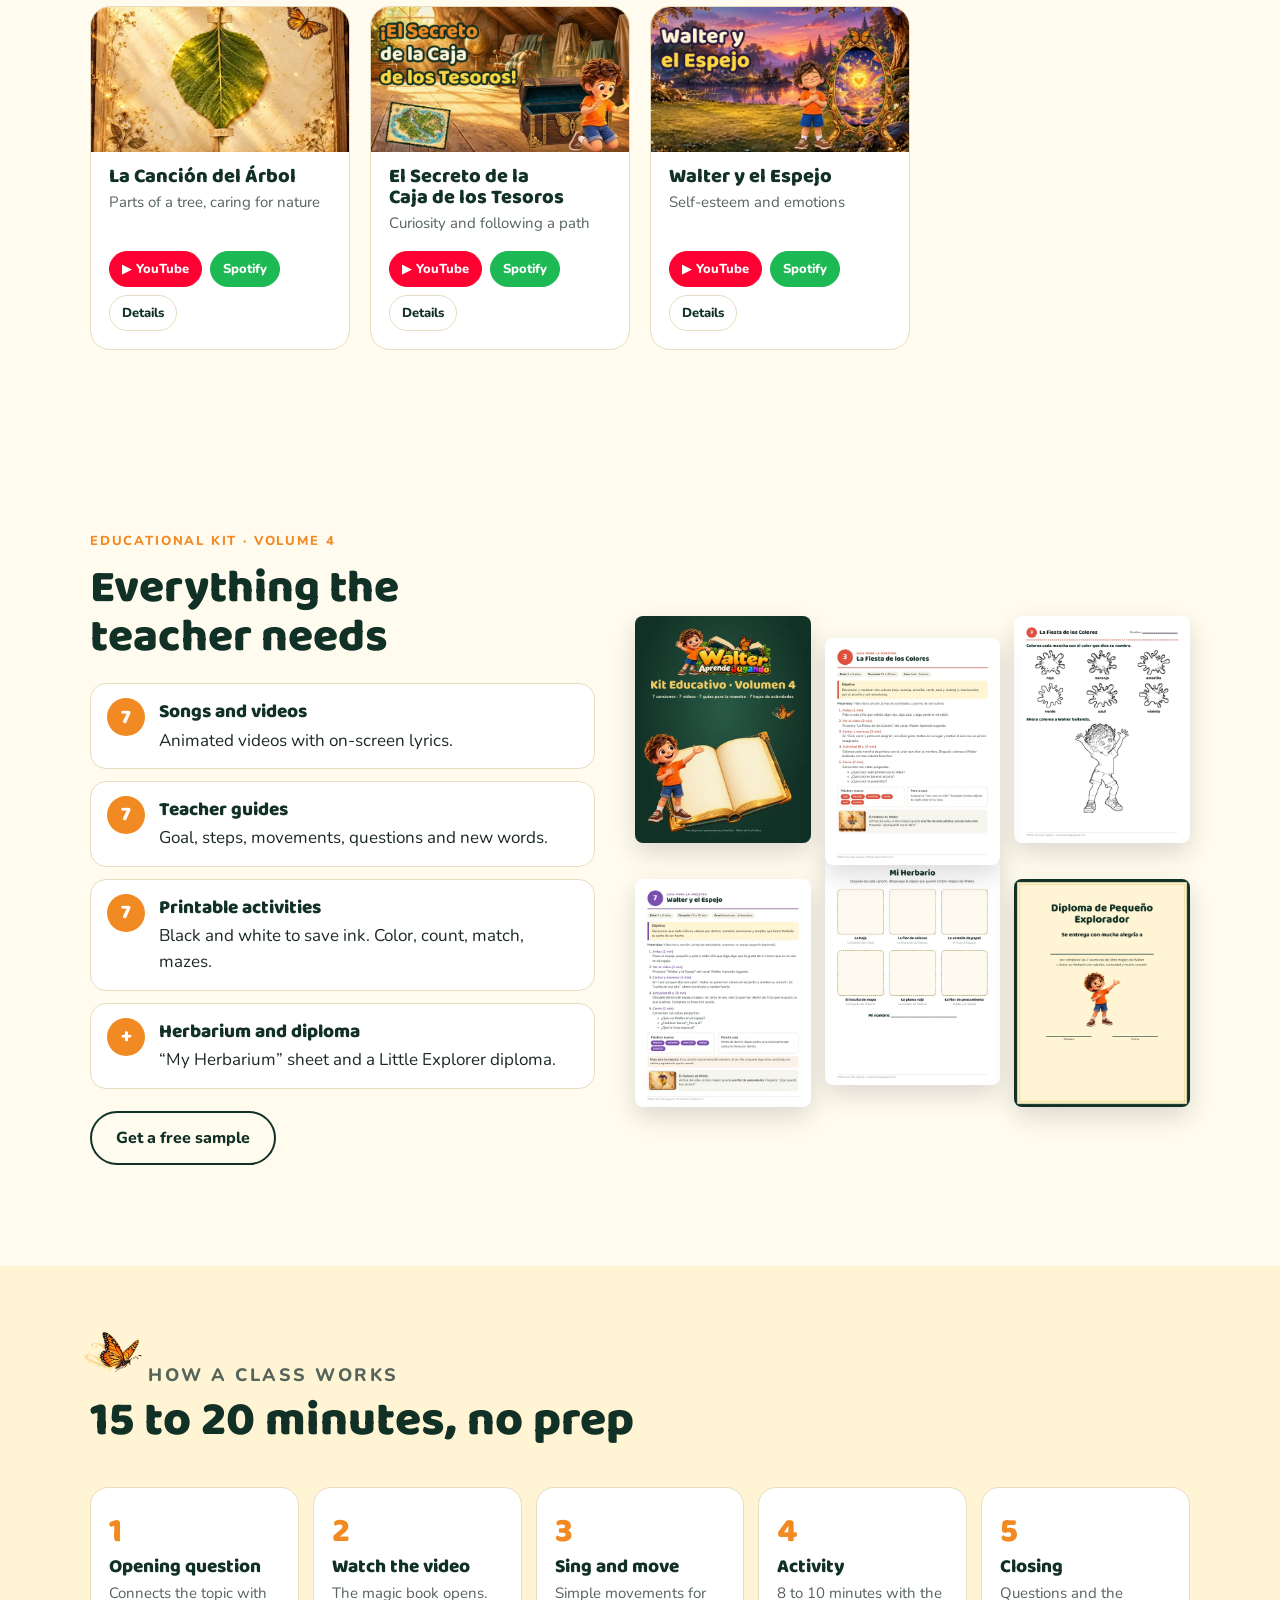
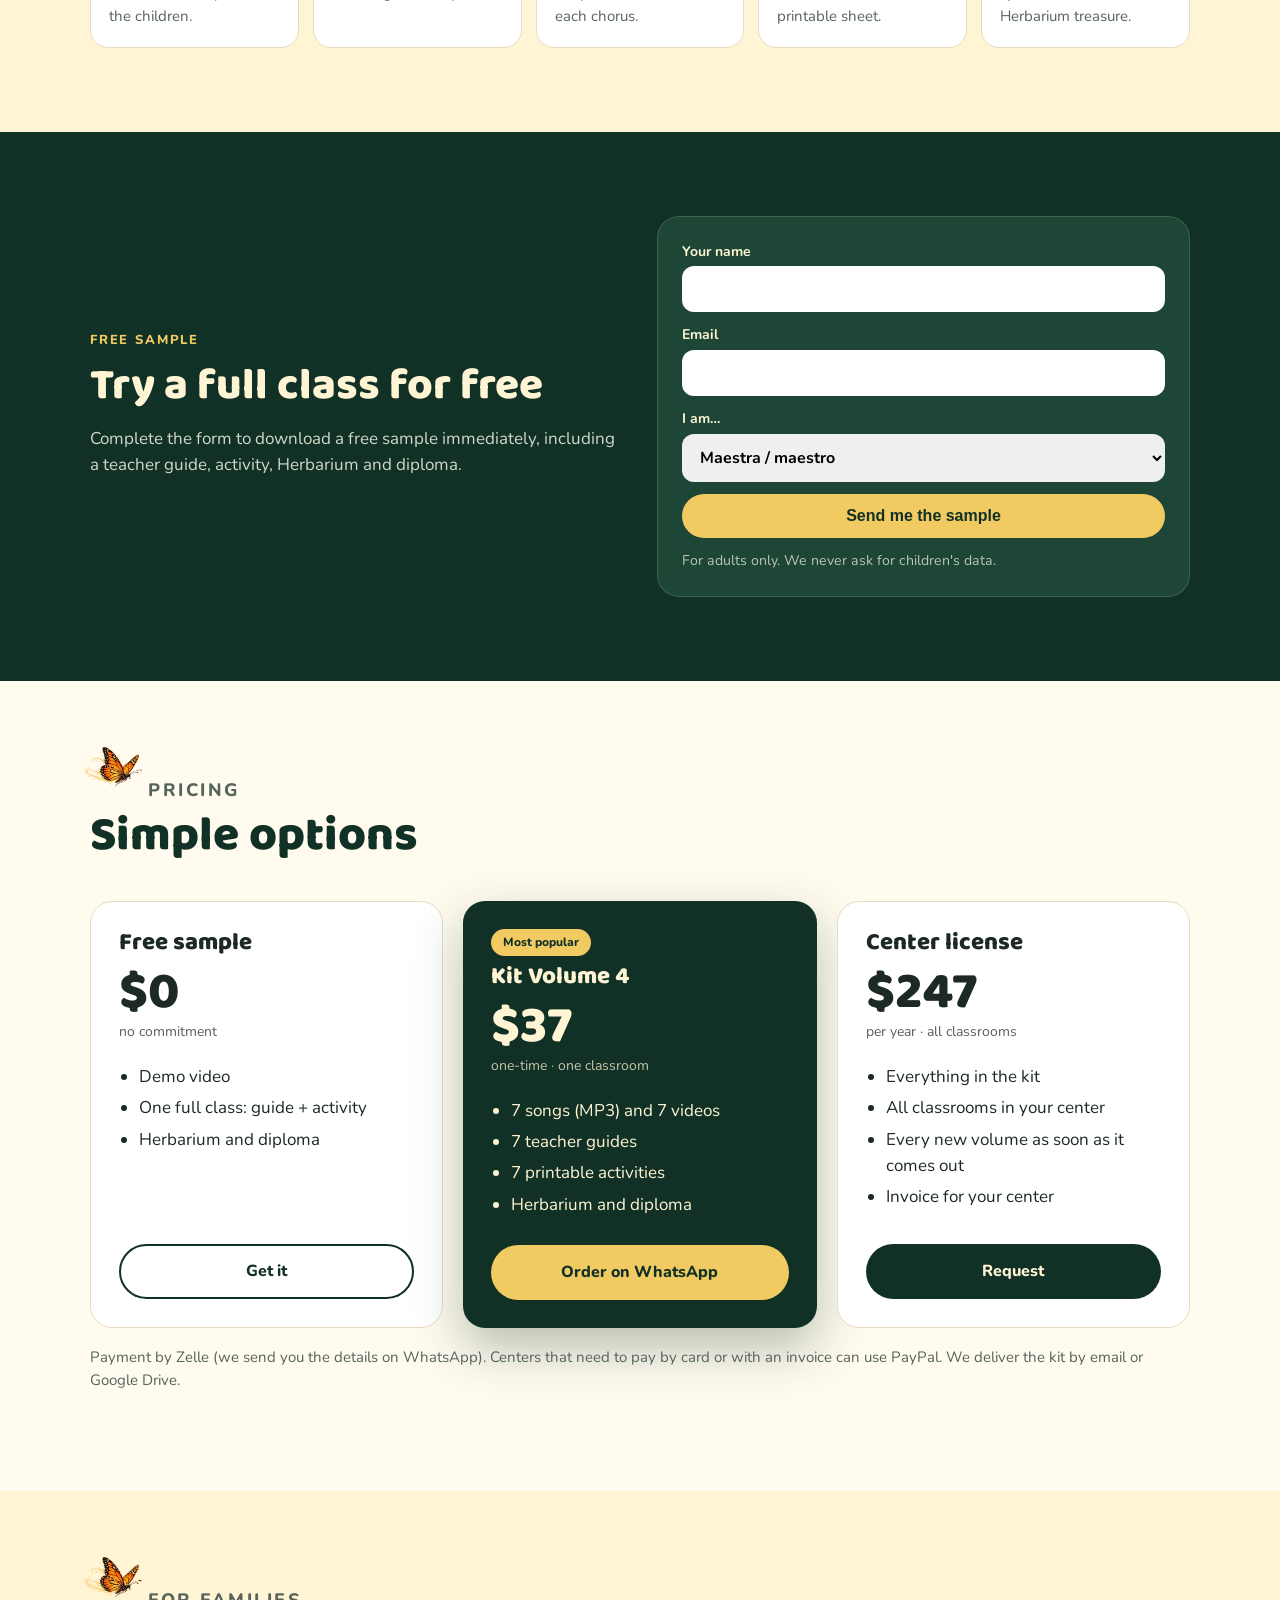
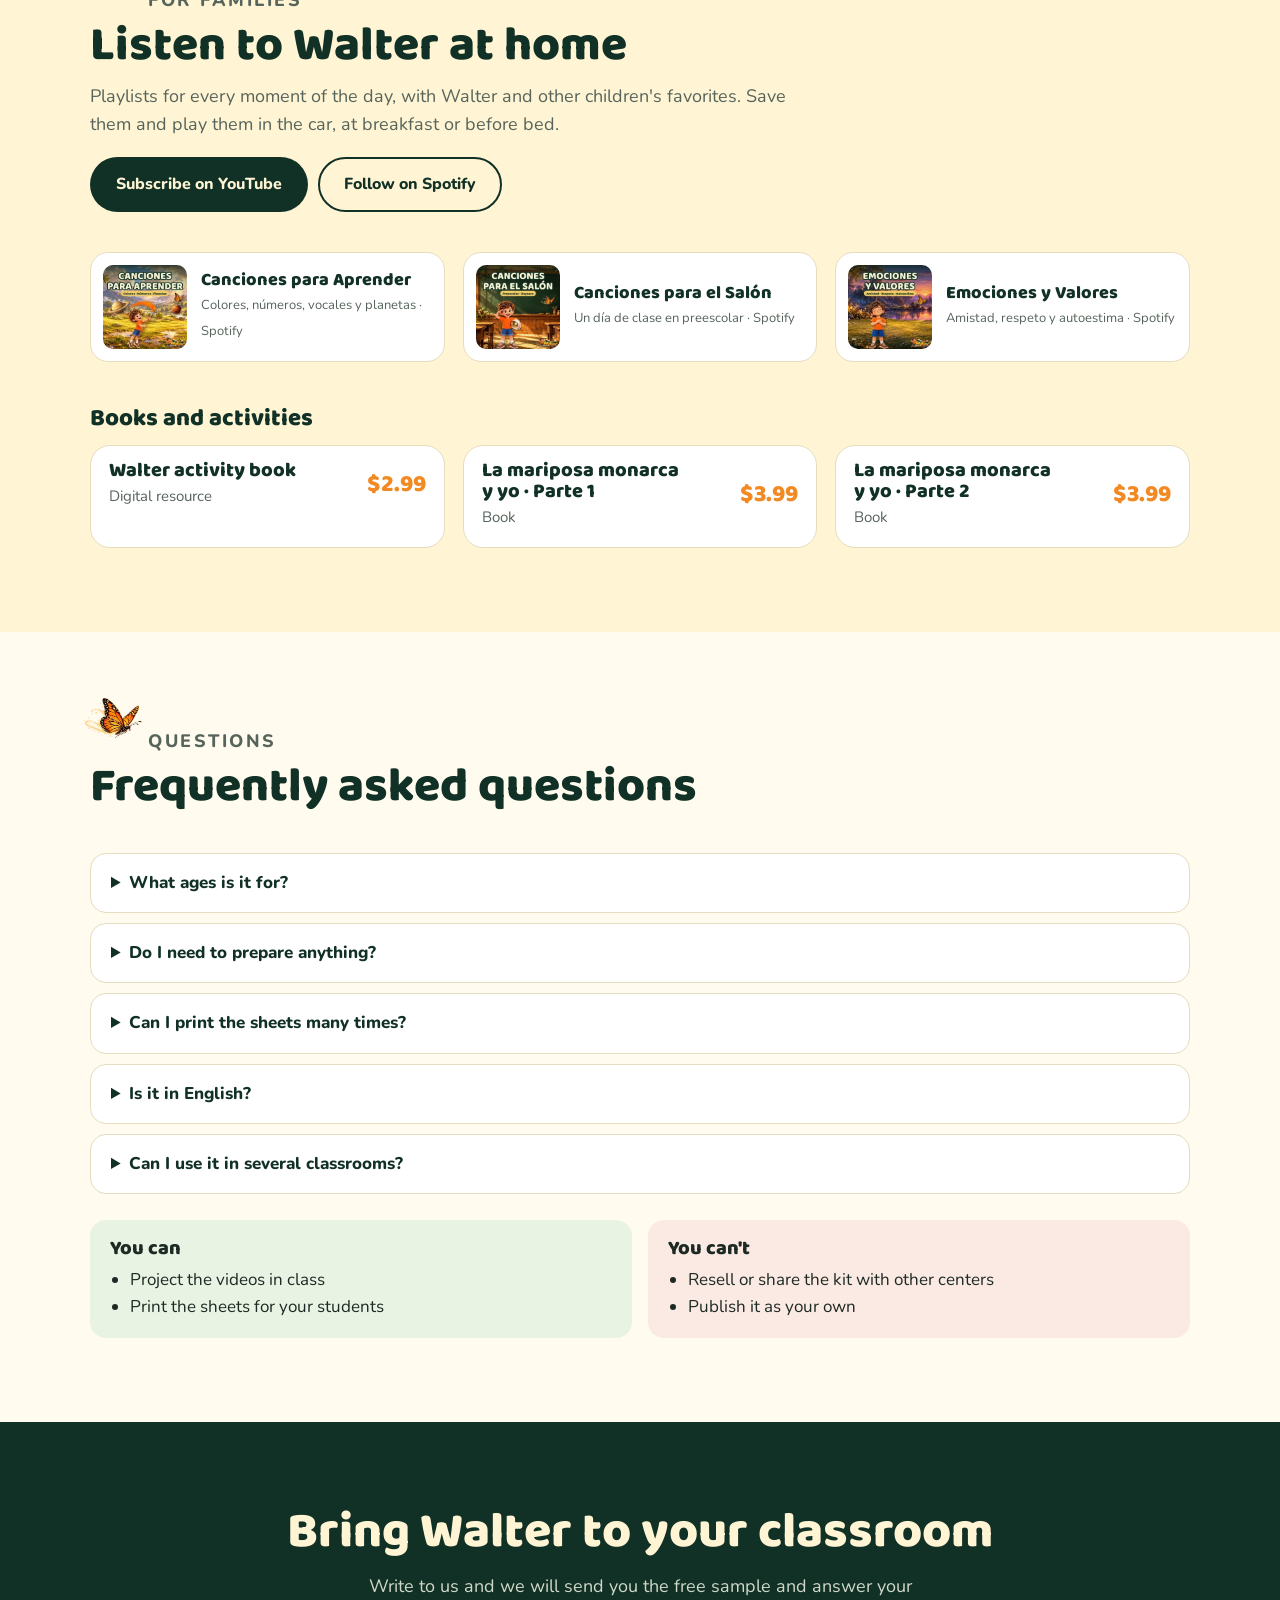
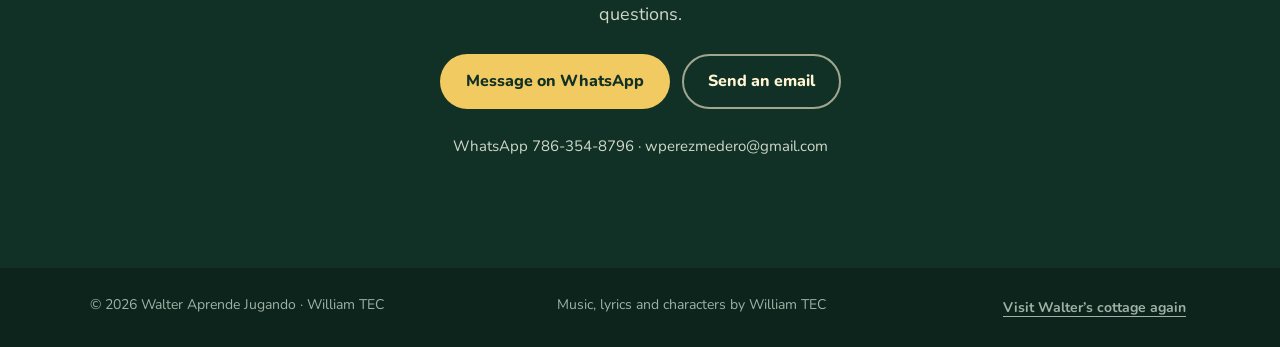
<file: en.html>
<!doctype html><html lang="en"><head><meta charset="utf-8"><title>Walter Aprende Jugando</title>
<meta name="robots" content="noindex"><link rel="canonical" href="https://walteraprendejugando.com/">
<script>try{localStorage.setItem('walter-lang','en')}catch(e){}location.replace('/');</script>
<meta http-equiv="refresh" content="0; url=/"></head><body><a href="/">Walter Aprende Jugando</a></body></html>
</file>
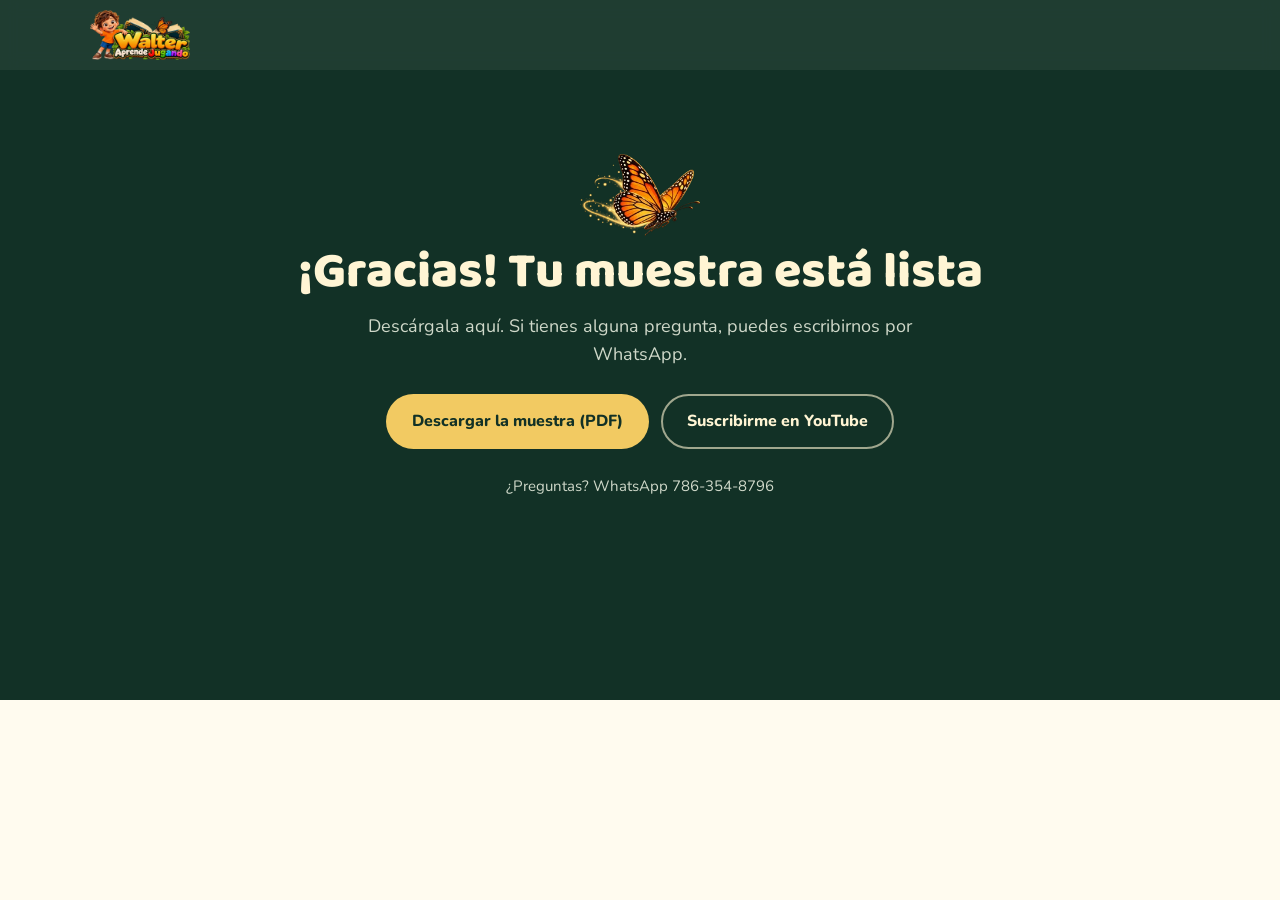
<file: gracias.html>
<!doctype html>
<html lang="es"><head><meta charset="utf-8"><meta name="viewport" content="width=device-width,initial-scale=1">
<title>Gracias · Walter Aprende Jugando</title><meta name="robots" content="noindex"><link rel="icon" href="assets/icon.png"><link rel="stylesheet" href="assets/site.css"></head>
<body>
<nav class="nav"><div class="wrap"><a class="brand" href="index.html"><img src="assets/logo.webp" alt="Walter Aprende Jugando"></a></div></nav>
<section class="contact" style="min-height:70vh"><div class="wrap">
  <img src="assets/saltarina.webp" alt="" style="width:120px;margin:0 auto 10px">
  <h2>¡Gracias! Tu muestra está lista</h2>
  <p>Descárgala aquí. Si tienes alguna pregunta, puedes escribirnos por WhatsApp.</p>
  <div class="ctas"><a class="btn btn-gold" href="muestra-kit-walter.pdf" target="_blank" rel="noopener">Descargar la muestra (PDF)</a>
  <a class="btn btn-ghost" href="https://www.youtube.com/channel/UCKKzHmRHsvJhXHDA6eS4XBw?sub_confirmation=1" target="_blank" rel="noopener">Suscribirme en YouTube</a></div>
  <p class="info">¿Preguntas? WhatsApp 786-354-8796</p>
</div></section>
</body></html>
</file>
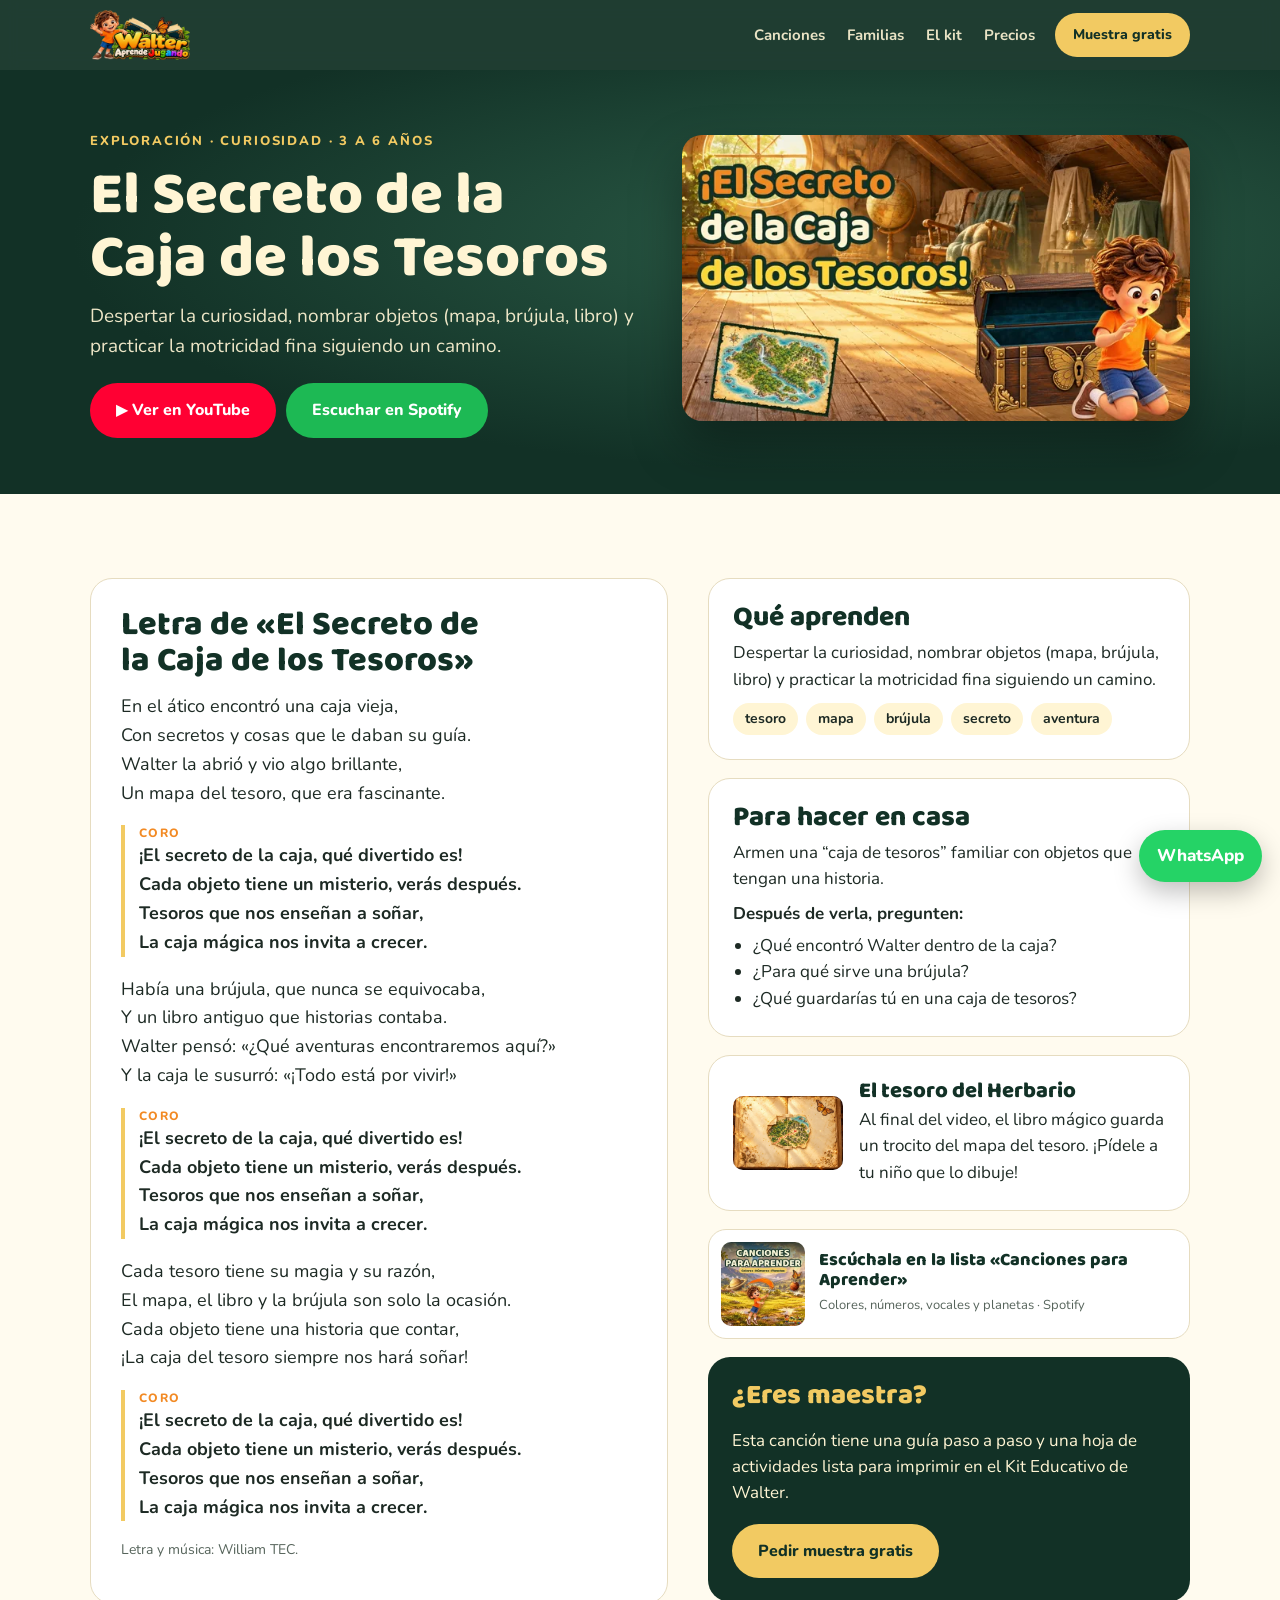
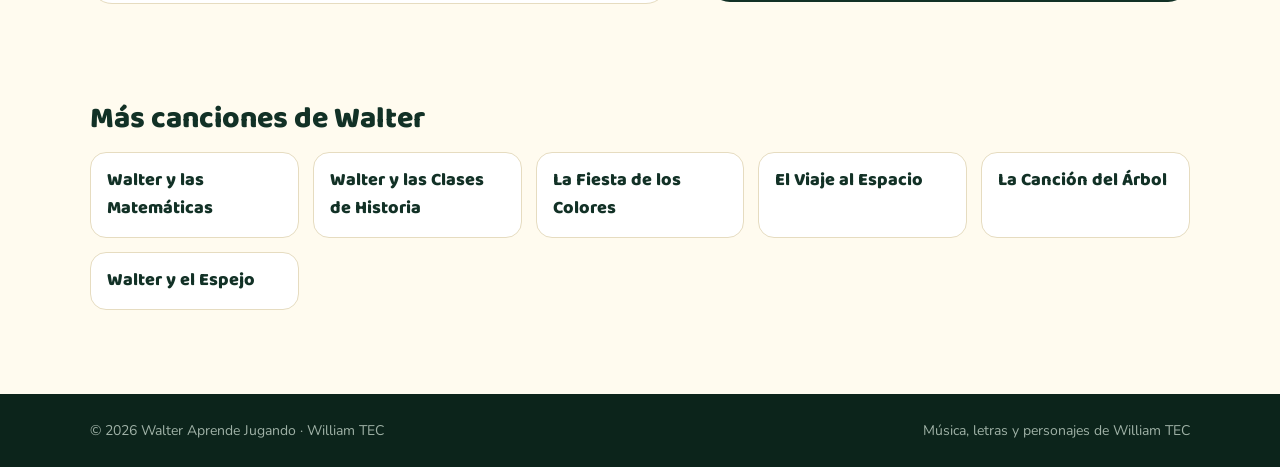
<file: canciones/el-secreto-de-la-caja-de-los-tesoros.html>
<!doctype html>
<html lang="es">
<head>
<meta charset="utf-8"><meta name="viewport" content="width=device-width,initial-scale=1">
<title>El Secreto de la Caja de los Tesoros · Canción infantil con letra | Walter Aprende Jugando</title>
<meta name="description" content="El Secreto de la Caja de los Tesoros: canción infantil de aventura, tesoros y curiosidad para niños de 3 a 6 años. Video, letra, actividades para casa y para el salón.">
<link rel="canonical" href="https://walteraprendejugando.com/canciones/el-secreto-de-la-caja-de-los-tesoros.html">
<meta property="og:title" content="El Secreto de la Caja de los Tesoros · Walter Aprende Jugando"><meta property="og:description" content="El Secreto de la Caja de los Tesoros: canción infantil de aventura, tesoros y curiosidad para niños de 3 a 6 años. Video, letra, actividades para casa y para el salón.">
<meta property="og:image" content="https://walteraprendejugando.com/assets/t_caja.webp">
<link rel="icon" href="../assets/icon.png"><link rel="stylesheet" href="../assets/site.css">
<style>
.shero{background:radial-gradient(ellipse at 70% 40%,#2b5c47 0%,var(--forest) 65%);color:var(--paper);padding:48px 0 56px}
.shero .wrap{display:grid;grid-template-columns:1.1fr 1fr;gap:34px;align-items:center}
.shero h1{font-size:clamp(38px,5vw,60px);color:var(--paper);margin:8px 0 12px}
.shero .im{border-radius:20px;overflow:hidden;box-shadow:0 24px 50px rgba(0,0,0,.35)}
.shero .im img,.shero .im .ph{width:100%;aspect-ratio:16/9;object-fit:cover;display:flex;align-items:center;justify-content:center;font:900 70px 'Baloo 2';color:white}
.shero .ctas{display:flex;gap:10px;flex-wrap:wrap;margin-top:22px}
.btn-sp{background:#1DB954;color:white}.btn-yt{background:#FF0033;color:white}
.cols{display:grid;grid-template-columns:1.2fr 1fr;gap:40px;align-items:start}
.lyr{background:white;border:1px solid var(--line);border-radius:22px;padding:28px 30px}
.lyr h2{font-size:34px;color:var(--forest);margin-bottom:14px}
.lyr .st{margin:0 0 18px;font-size:18px;line-height:1.6}
.lyr .ch{border-left:4px solid var(--gold);padding-left:14px;font-weight:700}
.lyr .ch::before{content:"Coro";display:block;font:800 12px Nunito;letter-spacing:.12em;text-transform:uppercase;color:var(--orange)}
.box{background:white;border:1px solid var(--line);border-radius:22px;padding:24px;margin-bottom:18px}
.box h2,.box h3{color:var(--forest)} .box h2{font-size:28px;margin-bottom:8px}
.vocab{display:flex;flex-wrap:wrap;gap:8px;margin-top:10px}.vocab span{background:var(--paper);border-radius:999px;padding:5px 12px;font-weight:700;font-size:14px}
.box.teach{background:var(--forest);color:var(--paper);border:0}.box.teach h2{color:var(--gold)}
.box.herbx{display:flex;gap:16px;align-items:center}.box.herbx img{width:110px;border-radius:10px}
.more{display:grid;grid-template-columns:repeat(auto-fill,minmax(200px,1fr));gap:14px}
.more a{background:white;border:1px solid var(--line);border-radius:16px;padding:14px 16px;text-decoration:none;font-family:'Baloo 2';font-size:18px;color:var(--forest)}
@media (max-width:900px){.shero .wrap,.cols{grid-template-columns:1fr}}
</style>
<script type="application/ld+json">{"@context": "https://schema.org", "@type": "MusicRecording", "name": "El Secreto de la Caja de los Tesoros", "byArtist": {"@type": "MusicGroup", "name": "William TEC"}, "inLanguage": "es", "genre": "Música infantil", "url": "https://walteraprendejugando.com/canciones/el-secreto-de-la-caja-de-los-tesoros.html", "sameAs": ["https://open.spotify.com/track/3X344Qth0iV0N6s8yhZdfE", "https://www.youtube.com/watch?v=EQzuajtBtDU"]}</script>
</head>
<body data-base="../">
<nav class="nav"><div class="wrap">
  <a class="brand" href="../index.html" aria-label="Walter Aprende Jugando"><img src="../assets/logo.webp" alt="Walter Aprende Jugando"></a>
  <button class="nav-toggle" type="button" aria-controls="nav-links" aria-expanded="false" aria-label="Abrir menú"><span class="nav-toggle-icon" aria-hidden="true">☰</span><span class="nav-toggle-text">Menú</span></button>
  <ul id="nav-links"><li><a href="../index.html#canciones">Canciones</a></li><li><a href="../index.html#familias">Familias</a></li><li><a href="../index.html#kit">El kit</a></li><li><a href="../index.html#precios">Precios</a></li></ul>
  <a class="btn btn-gold" href="../index.html#muestra">Muestra gratis</a>
</div></nav>
<header class="shero"><div class="wrap">
  <div>
    <p class="eyebrow" style="color:var(--gold)">Exploración · Curiosidad · 3 a 6 años</p>
    <h1>El Secreto de la Caja de los Tesoros</h1>
    <p style="font-size:19px;opacity:.92;margin:0">Despertar la curiosidad, nombrar objetos (mapa, brújula, libro) y practicar la motricidad fina siguiendo un camino.</p>
    <div class="ctas"><a class="btn btn-yt" href="https://www.youtube.com/watch?v=EQzuajtBtDU" target="_blank" rel="noopener">▶ Ver en YouTube</a><a class="btn btn-sp" href="https://open.spotify.com/track/3X344Qth0iV0N6s8yhZdfE" target="_blank" rel="noopener">Escuchar en Spotify</a></div>
  </div>
  <div class="im ink"><img src="../assets/t_caja.webp" alt="El Secreto de la Caja de los Tesoros"></div>
</div></header>
<section><div class="wrap cols">
  <section class="lyr rv"><h2>Letra de «El Secreto de la Caja de los Tesoros»</h2><p class="st">En el ático encontró una caja vieja,<br>Con secretos y cosas que le daban su guía.<br>Walter la abrió y vio algo brillante,<br>Un mapa del tesoro, que era fascinante.</p><p class="st ch">¡El secreto de la caja, qué divertido es!<br>Cada objeto tiene un misterio, verás después.<br>Tesoros que nos enseñan a soñar,<br>La caja mágica nos invita a crecer.</p><p class="st">Había una brújula, que nunca se equivocaba,<br>Y un libro antiguo que historias contaba.<br>Walter pensó: «¿Qué aventuras encontraremos aquí?»<br>Y la caja le susurró: «¡Todo está por vivir!»</p><p class="st ch">¡El secreto de la caja, qué divertido es!<br>Cada objeto tiene un misterio, verás después.<br>Tesoros que nos enseñan a soñar,<br>La caja mágica nos invita a crecer.</p><p class="st">Cada tesoro tiene su magia y su razón,<br>El mapa, el libro y la brújula son solo la ocasión.<br>Cada objeto tiene una historia que contar,<br>¡La caja del tesoro siempre nos hará soñar!</p><p class="st ch">¡El secreto de la caja, qué divertido es!<br>Cada objeto tiene un misterio, verás después.<br>Tesoros que nos enseñan a soñar,<br>La caja mágica nos invita a crecer.</p><p style="color:var(--soft);font-size:14px">Letra y música: William TEC.</p></section>
  <div>
    <div class="box rv"><h2>Qué aprenden</h2><p style="margin:0">Despertar la curiosidad, nombrar objetos (mapa, brújula, libro) y practicar la motricidad fina siguiendo un camino.</p><div class="vocab"><span>tesoro</span><span>mapa</span><span>brújula</span><span>secreto</span><span>aventura</span></div></div>
    <div class="box rv"><h2>Para hacer en casa</h2><p style="margin:0 0 8px">Armen una “caja de tesoros” familiar con objetos que tengan una historia.</p><b>Después de verla, pregunten:</b><ul style="margin:6px 0 0;padding-left:20px"><li>¿Qué encontró Walter dentro de la caja?</li><li>¿Para qué sirve una brújula?</li><li>¿Qué guardarías tú en una caja de tesoros?</li></ul></div>
    <div class="box herbx rv"><img src="../assets/h_caja.webp" alt="" loading="lazy"><div><h3 style="font-size:22px">El tesoro del Herbario</h3><p style="margin:4px 0 0">Al final del video, el libro mágico guarda un trocito del mapa del tesoro. ¡Pídele a tu niño que lo dibuje!</p></div></div>
    <a class="plist rv" style="margin-bottom:18px" href="https://open.spotify.com/playlist/2iF2oRlCj311ra5x3R9IMO" target="_blank" rel="noopener"><img src="../assets/pl_aprender.webp" alt=""><div><b>Escúchala en la lista «Canciones para Aprender»</b><span>Colores, números, vocales y planetas · Spotify</span></div></a>
    <div class="box teach rv"><h2>¿Eres maestra?</h2><p>Esta canción tiene una guía paso a paso y una hoja de actividades lista para imprimir en el Kit Educativo de Walter.</p><a class="btn btn-gold" href="../index.html#muestra">Pedir muestra gratis</a></div>
  </div>
</div></section>
<section style="padding-top:0"><div class="wrap"><h2 style="font-size:30px;color:var(--forest);margin-bottom:16px">Más canciones de Walter</h2><div class="more"><a href="walter-y-las-matematicas.html">Walter y las Matemáticas</a><a href="walter-y-las-clases-de-historia.html">Walter y las Clases de Historia</a><a href="la-fiesta-de-los-colores.html">La Fiesta de los Colores</a><a href="el-viaje-al-espacio.html">El Viaje al Espacio</a><a href="la-cancion-del-arbol.html">La Canción del Árbol</a><a href="walter-y-el-espejo.html">Walter y el Espejo</a></div></div></section>
<footer><div class="wrap"><span>© 2026 Walter Aprende Jugando · William TEC</span><span>Música, letras y personajes de William TEC</span></div></footer>
<a class="wa" href="https://wa.me/17863548796" target="_blank" rel="noopener" aria-label="WhatsApp">WhatsApp</a>
<script src="../assets/site.js" defer></script>
</body></html>
</file>
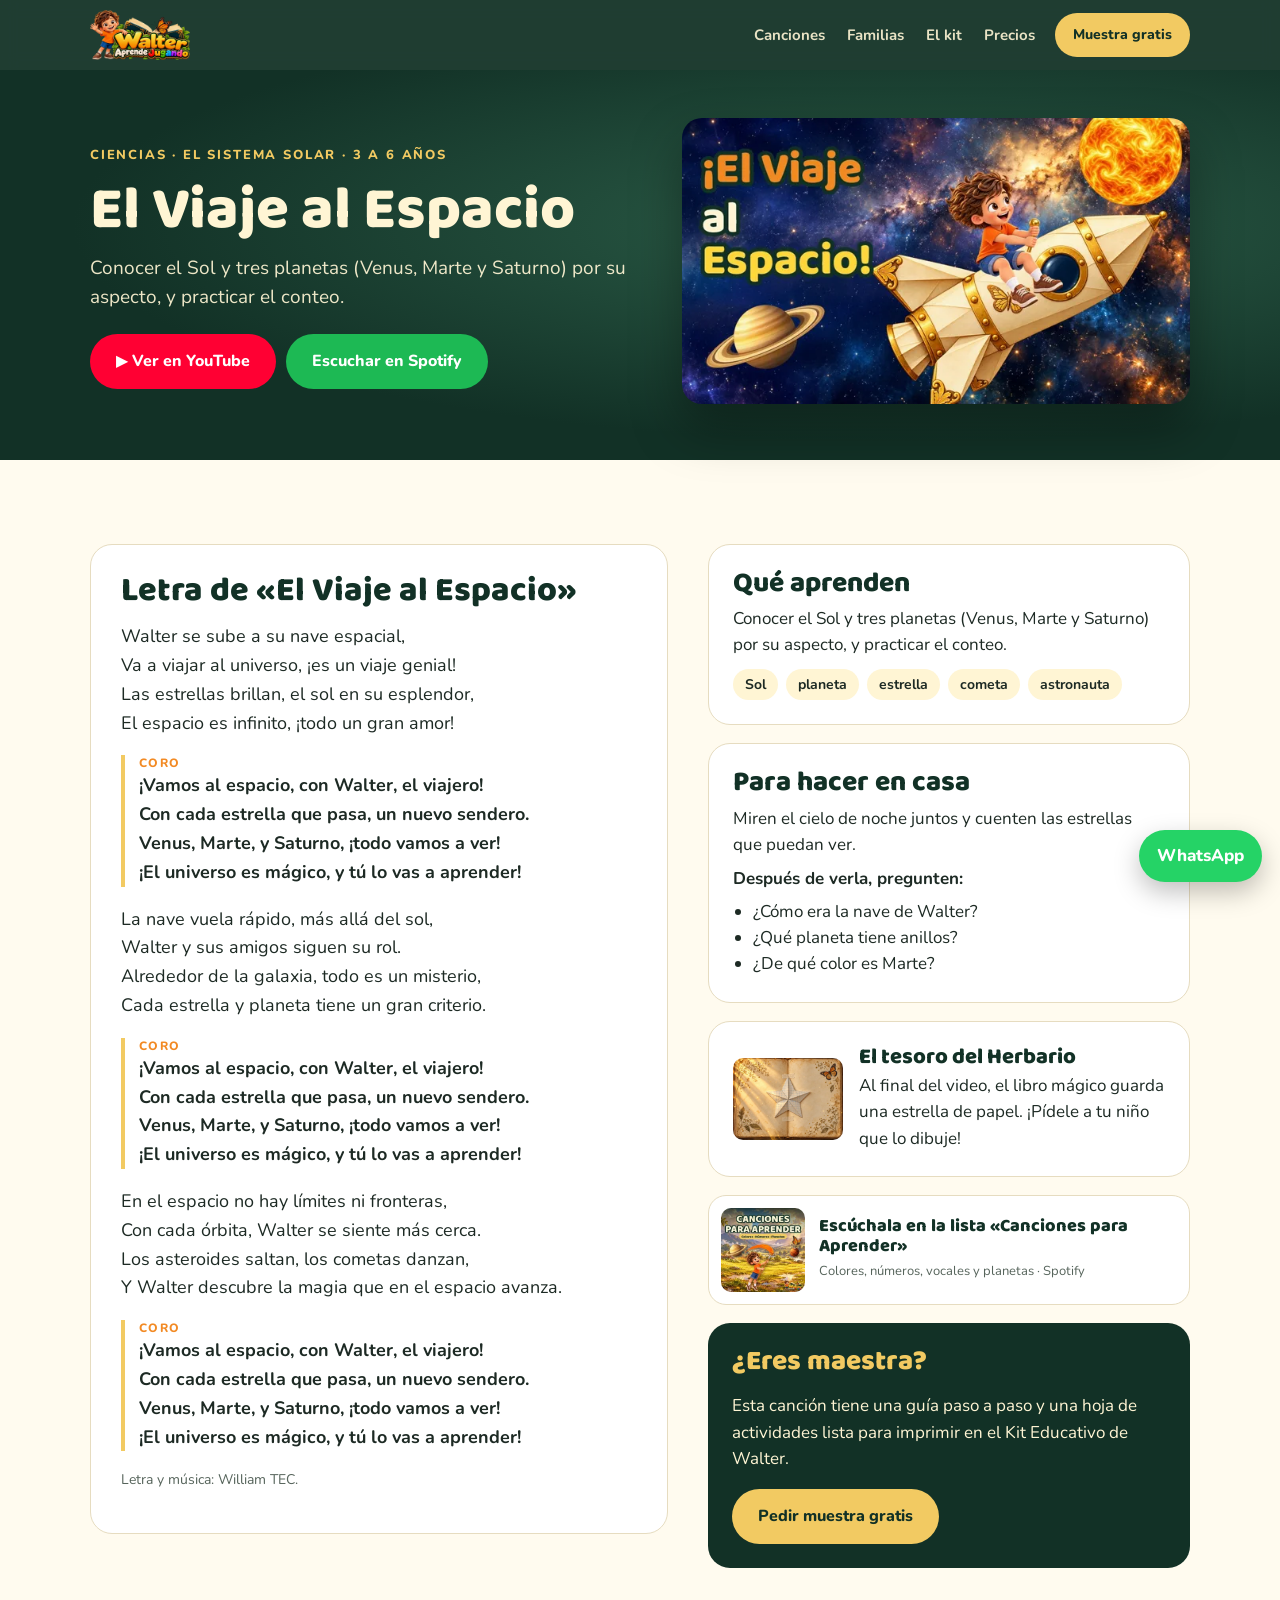
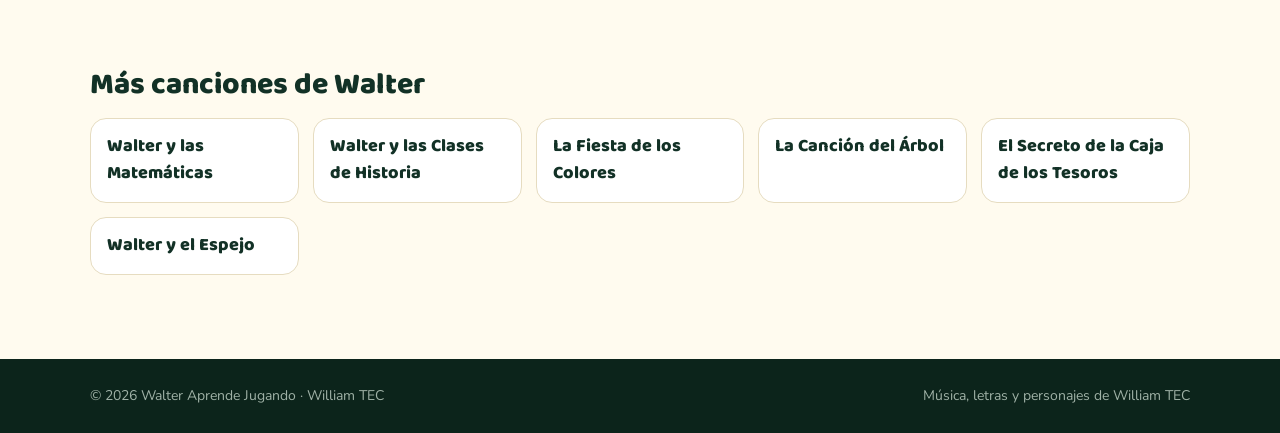
<file: canciones/el-viaje-al-espacio.html>
<!doctype html>
<html lang="es">
<head>
<meta charset="utf-8"><meta name="viewport" content="width=device-width,initial-scale=1">
<title>El Viaje al Espacio · Canción infantil con letra | Walter Aprende Jugando</title>
<meta name="description" content="El Viaje al Espacio: canción infantil del espacio, el Sol y los planetas para niños de 3 a 6 años. Video, letra, actividades para casa y para el salón.">
<link rel="canonical" href="https://walteraprendejugando.com/canciones/el-viaje-al-espacio.html">
<meta property="og:title" content="El Viaje al Espacio · Walter Aprende Jugando"><meta property="og:description" content="El Viaje al Espacio: canción infantil del espacio, el Sol y los planetas para niños de 3 a 6 años. Video, letra, actividades para casa y para el salón.">
<meta property="og:image" content="https://walteraprendejugando.com/assets/t_espacio.webp">
<link rel="icon" href="../assets/icon.png"><link rel="stylesheet" href="../assets/site.css">
<style>
.shero{background:radial-gradient(ellipse at 70% 40%,#2b5c47 0%,var(--forest) 65%);color:var(--paper);padding:48px 0 56px}
.shero .wrap{display:grid;grid-template-columns:1.1fr 1fr;gap:34px;align-items:center}
.shero h1{font-size:clamp(38px,5vw,60px);color:var(--paper);margin:8px 0 12px}
.shero .im{border-radius:20px;overflow:hidden;box-shadow:0 24px 50px rgba(0,0,0,.35)}
.shero .im img,.shero .im .ph{width:100%;aspect-ratio:16/9;object-fit:cover;display:flex;align-items:center;justify-content:center;font:900 70px 'Baloo 2';color:white}
.shero .ctas{display:flex;gap:10px;flex-wrap:wrap;margin-top:22px}
.btn-sp{background:#1DB954;color:white}.btn-yt{background:#FF0033;color:white}
.cols{display:grid;grid-template-columns:1.2fr 1fr;gap:40px;align-items:start}
.lyr{background:white;border:1px solid var(--line);border-radius:22px;padding:28px 30px}
.lyr h2{font-size:34px;color:var(--forest);margin-bottom:14px}
.lyr .st{margin:0 0 18px;font-size:18px;line-height:1.6}
.lyr .ch{border-left:4px solid var(--gold);padding-left:14px;font-weight:700}
.lyr .ch::before{content:"Coro";display:block;font:800 12px Nunito;letter-spacing:.12em;text-transform:uppercase;color:var(--orange)}
.box{background:white;border:1px solid var(--line);border-radius:22px;padding:24px;margin-bottom:18px}
.box h2,.box h3{color:var(--forest)} .box h2{font-size:28px;margin-bottom:8px}
.vocab{display:flex;flex-wrap:wrap;gap:8px;margin-top:10px}.vocab span{background:var(--paper);border-radius:999px;padding:5px 12px;font-weight:700;font-size:14px}
.box.teach{background:var(--forest);color:var(--paper);border:0}.box.teach h2{color:var(--gold)}
.box.herbx{display:flex;gap:16px;align-items:center}.box.herbx img{width:110px;border-radius:10px}
.more{display:grid;grid-template-columns:repeat(auto-fill,minmax(200px,1fr));gap:14px}
.more a{background:white;border:1px solid var(--line);border-radius:16px;padding:14px 16px;text-decoration:none;font-family:'Baloo 2';font-size:18px;color:var(--forest)}
@media (max-width:900px){.shero .wrap,.cols{grid-template-columns:1fr}}
</style>
<script type="application/ld+json">{"@context": "https://schema.org", "@type": "MusicRecording", "name": "El Viaje al Espacio", "byArtist": {"@type": "MusicGroup", "name": "William TEC"}, "inLanguage": "es", "genre": "Música infantil", "url": "https://walteraprendejugando.com/canciones/el-viaje-al-espacio.html", "sameAs": ["https://open.spotify.com/track/6whYZVJWoScT3dhrTO9AF1", "https://www.youtube.com/watch?v=KzA2bzLtPxA"]}</script>
</head>
<body data-base="../">
<nav class="nav"><div class="wrap">
  <a class="brand" href="../index.html" aria-label="Walter Aprende Jugando"><img src="../assets/logo.webp" alt="Walter Aprende Jugando"></a>
  <button class="nav-toggle" type="button" aria-controls="nav-links" aria-expanded="false" aria-label="Abrir menú"><span class="nav-toggle-icon" aria-hidden="true">☰</span><span class="nav-toggle-text">Menú</span></button>
  <ul id="nav-links"><li><a href="../index.html#canciones">Canciones</a></li><li><a href="../index.html#familias">Familias</a></li><li><a href="../index.html#kit">El kit</a></li><li><a href="../index.html#precios">Precios</a></li></ul>
  <a class="btn btn-gold" href="../index.html#muestra">Muestra gratis</a>
</div></nav>
<header class="shero"><div class="wrap">
  <div>
    <p class="eyebrow" style="color:var(--gold)">Ciencias · El sistema solar · 3 a 6 años</p>
    <h1>El Viaje al Espacio</h1>
    <p style="font-size:19px;opacity:.92;margin:0">Conocer el Sol y tres planetas (Venus, Marte y Saturno) por su aspecto, y practicar el conteo.</p>
    <div class="ctas"><a class="btn btn-yt" href="https://www.youtube.com/watch?v=KzA2bzLtPxA" target="_blank" rel="noopener">▶ Ver en YouTube</a><a class="btn btn-sp" href="https://open.spotify.com/track/6whYZVJWoScT3dhrTO9AF1" target="_blank" rel="noopener">Escuchar en Spotify</a></div>
  </div>
  <div class="im ink"><img src="../assets/t_espacio.webp" alt="El Viaje al Espacio"></div>
</div></header>
<section><div class="wrap cols">
  <section class="lyr rv"><h2>Letra de «El Viaje al Espacio»</h2><p class="st">Walter se sube a su nave espacial,<br>Va a viajar al universo, ¡es un viaje genial!<br>Las estrellas brillan, el sol en su esplendor,<br>El espacio es infinito, ¡todo un gran amor!</p><p class="st ch">¡Vamos al espacio, con Walter, el viajero!<br>Con cada estrella que pasa, un nuevo sendero.<br>Venus, Marte, y Saturno, ¡todo vamos a ver!<br>¡El universo es mágico, y tú lo vas a aprender!</p><p class="st">La nave vuela rápido, más allá del sol,<br>Walter y sus amigos siguen su rol.<br>Alrededor de la galaxia, todo es un misterio,<br>Cada estrella y planeta tiene un gran criterio.</p><p class="st ch">¡Vamos al espacio, con Walter, el viajero!<br>Con cada estrella que pasa, un nuevo sendero.<br>Venus, Marte, y Saturno, ¡todo vamos a ver!<br>¡El universo es mágico, y tú lo vas a aprender!</p><p class="st">En el espacio no hay límites ni fronteras,<br>Con cada órbita, Walter se siente más cerca.<br>Los asteroides saltan, los cometas danzan,<br>Y Walter descubre la magia que en el espacio avanza.</p><p class="st ch">¡Vamos al espacio, con Walter, el viajero!<br>Con cada estrella que pasa, un nuevo sendero.<br>Venus, Marte, y Saturno, ¡todo vamos a ver!<br>¡El universo es mágico, y tú lo vas a aprender!</p><p style="color:var(--soft);font-size:14px">Letra y música: William TEC.</p></section>
  <div>
    <div class="box rv"><h2>Qué aprenden</h2><p style="margin:0">Conocer el Sol y tres planetas (Venus, Marte y Saturno) por su aspecto, y practicar el conteo.</p><div class="vocab"><span>Sol</span><span>planeta</span><span>estrella</span><span>cometa</span><span>astronauta</span></div></div>
    <div class="box rv"><h2>Para hacer en casa</h2><p style="margin:0 0 8px">Miren el cielo de noche juntos y cuenten las estrellas que puedan ver.</p><b>Después de verla, pregunten:</b><ul style="margin:6px 0 0;padding-left:20px"><li>¿Cómo era la nave de Walter?</li><li>¿Qué planeta tiene anillos?</li><li>¿De qué color es Marte?</li></ul></div>
    <div class="box herbx rv"><img src="../assets/h_espacio.webp" alt="" loading="lazy"><div><h3 style="font-size:22px">El tesoro del Herbario</h3><p style="margin:4px 0 0">Al final del video, el libro mágico guarda una estrella de papel. ¡Pídele a tu niño que lo dibuje!</p></div></div>
    <a class="plist rv" style="margin-bottom:18px" href="https://open.spotify.com/playlist/2iF2oRlCj311ra5x3R9IMO" target="_blank" rel="noopener"><img src="../assets/pl_aprender.webp" alt=""><div><b>Escúchala en la lista «Canciones para Aprender»</b><span>Colores, números, vocales y planetas · Spotify</span></div></a>
    <div class="box teach rv"><h2>¿Eres maestra?</h2><p>Esta canción tiene una guía paso a paso y una hoja de actividades lista para imprimir en el Kit Educativo de Walter.</p><a class="btn btn-gold" href="../index.html#muestra">Pedir muestra gratis</a></div>
  </div>
</div></section>
<section style="padding-top:0"><div class="wrap"><h2 style="font-size:30px;color:var(--forest);margin-bottom:16px">Más canciones de Walter</h2><div class="more"><a href="walter-y-las-matematicas.html">Walter y las Matemáticas</a><a href="walter-y-las-clases-de-historia.html">Walter y las Clases de Historia</a><a href="la-fiesta-de-los-colores.html">La Fiesta de los Colores</a><a href="la-cancion-del-arbol.html">La Canción del Árbol</a><a href="el-secreto-de-la-caja-de-los-tesoros.html">El Secreto de la Caja de los Tesoros</a><a href="walter-y-el-espejo.html">Walter y el Espejo</a></div></div></section>
<footer><div class="wrap"><span>© 2026 Walter Aprende Jugando · William TEC</span><span>Música, letras y personajes de William TEC</span></div></footer>
<a class="wa" href="https://wa.me/17863548796" target="_blank" rel="noopener" aria-label="WhatsApp">WhatsApp</a>
<script src="../assets/site.js" defer></script>
</body></html>
</file>
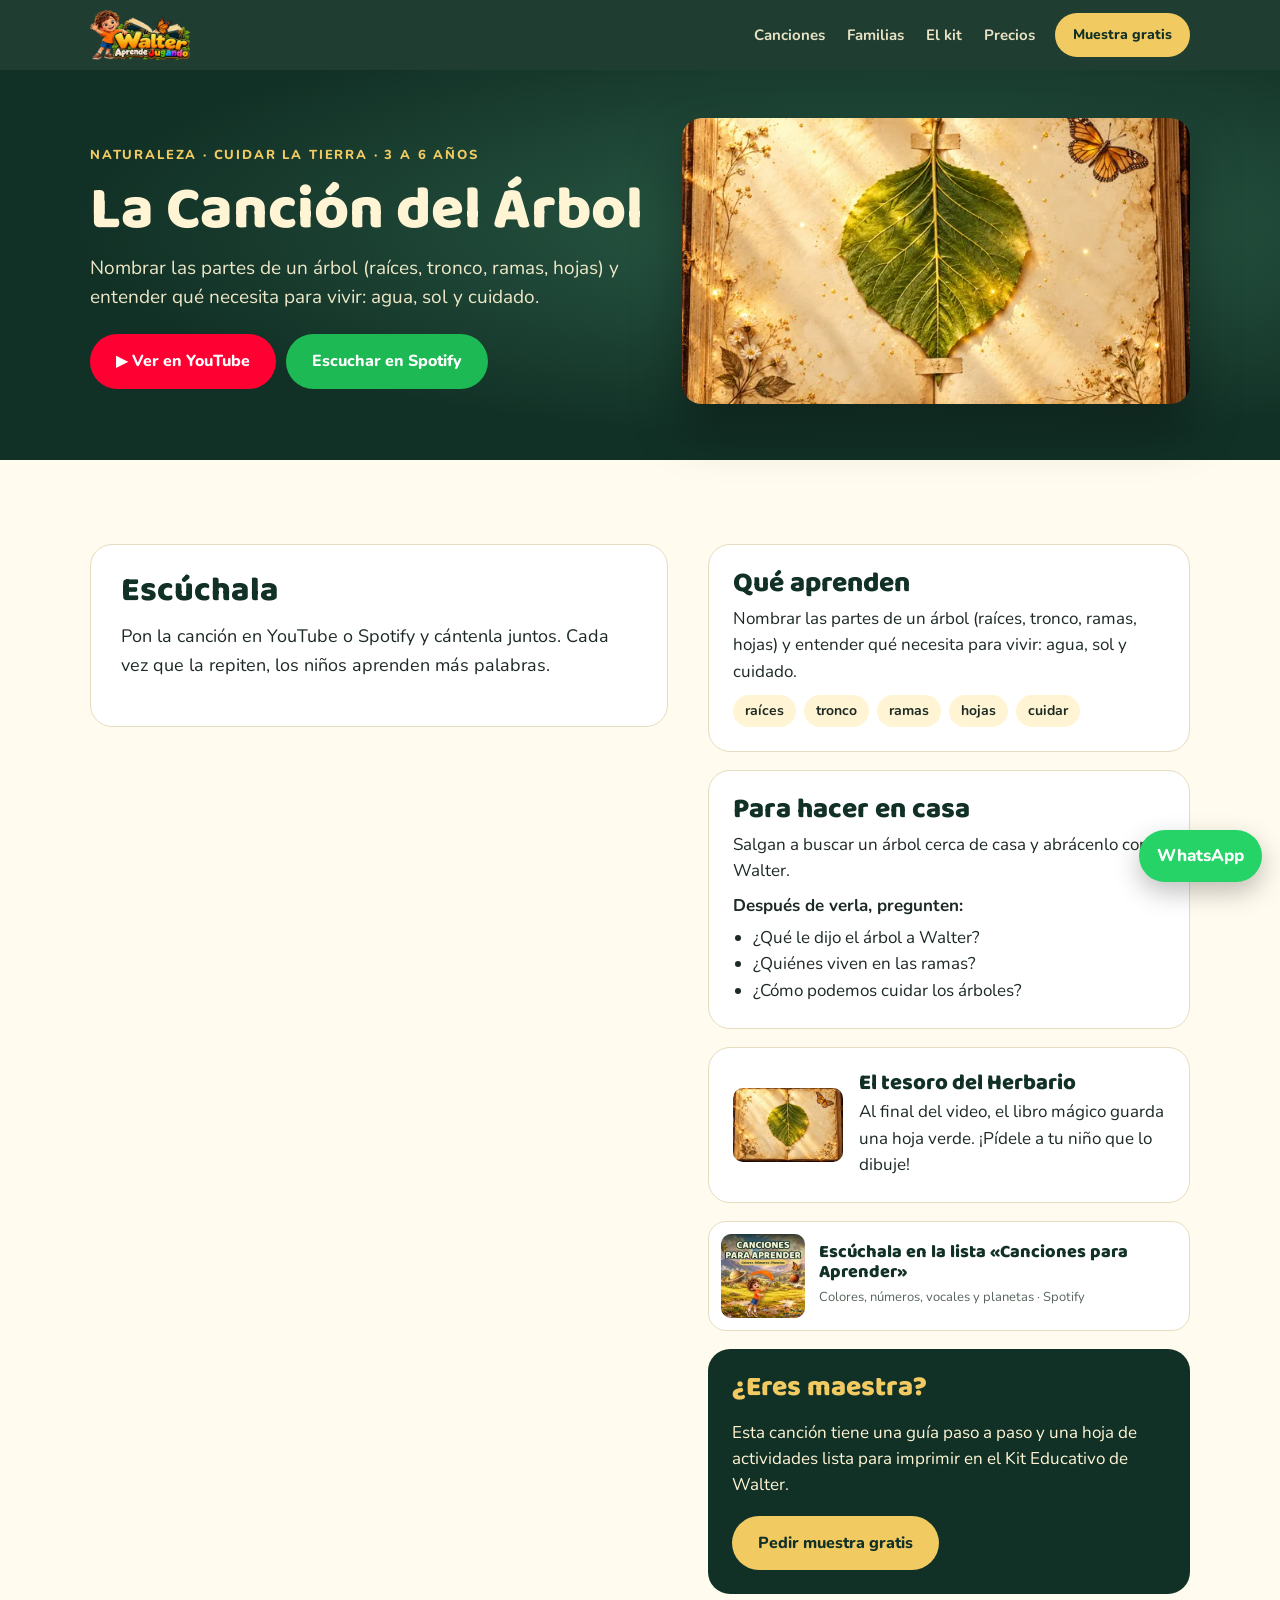
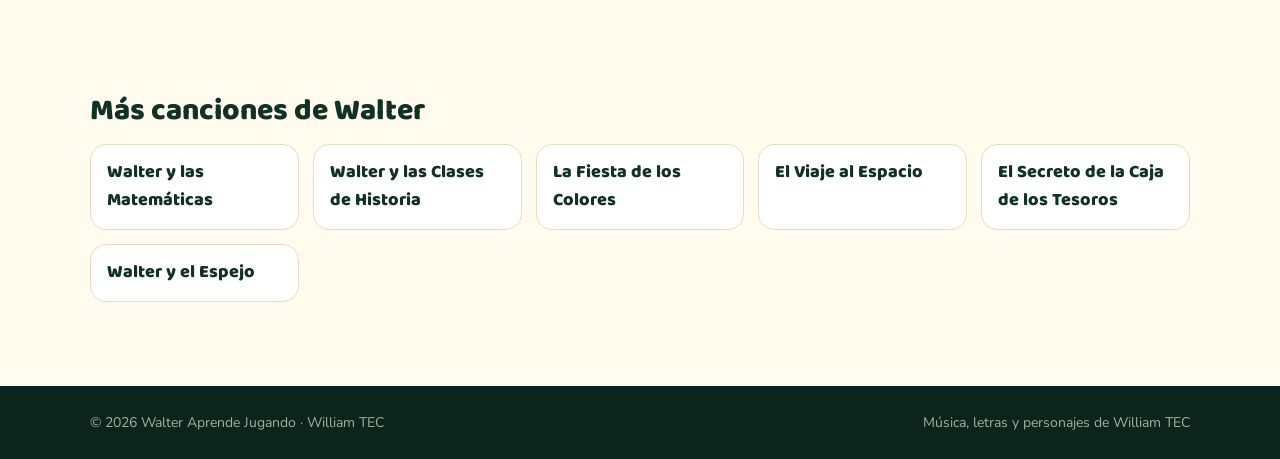
<file: canciones/la-cancion-del-arbol.html>
<!doctype html>
<html lang="es">
<head>
<meta charset="utf-8"><meta name="viewport" content="width=device-width,initial-scale=1">
<title>La Canción del Árbol · Canción infantil con letra | Walter Aprende Jugando</title>
<meta name="description" content="La Canción del Árbol: canción infantil del árbol y la naturaleza para niños de 3 a 6 años. Video, letra, actividades para casa y para el salón.">
<link rel="canonical" href="https://walteraprendejugando.com/canciones/la-cancion-del-arbol.html">
<meta property="og:title" content="La Canción del Árbol · Walter Aprende Jugando"><meta property="og:description" content="La Canción del Árbol: canción infantil del árbol y la naturaleza para niños de 3 a 6 años. Video, letra, actividades para casa y para el salón.">
<meta property="og:image" content="https://walteraprendejugando.com/assets/h_arbol.webp">
<link rel="icon" href="../assets/icon.png"><link rel="stylesheet" href="../assets/site.css">
<style>
.shero{background:radial-gradient(ellipse at 70% 40%,#2b5c47 0%,var(--forest) 65%);color:var(--paper);padding:48px 0 56px}
.shero .wrap{display:grid;grid-template-columns:1.1fr 1fr;gap:34px;align-items:center}
.shero h1{font-size:clamp(38px,5vw,60px);color:var(--paper);margin:8px 0 12px}
.shero .im{border-radius:20px;overflow:hidden;box-shadow:0 24px 50px rgba(0,0,0,.35)}
.shero .im img,.shero .im .ph{width:100%;aspect-ratio:16/9;object-fit:cover;display:flex;align-items:center;justify-content:center;font:900 70px 'Baloo 2';color:white}
.shero .ctas{display:flex;gap:10px;flex-wrap:wrap;margin-top:22px}
.btn-sp{background:#1DB954;color:white}.btn-yt{background:#FF0033;color:white}
.cols{display:grid;grid-template-columns:1.2fr 1fr;gap:40px;align-items:start}
.lyr{background:white;border:1px solid var(--line);border-radius:22px;padding:28px 30px}
.lyr h2{font-size:34px;color:var(--forest);margin-bottom:14px}
.lyr .st{margin:0 0 18px;font-size:18px;line-height:1.6}
.lyr .ch{border-left:4px solid var(--gold);padding-left:14px;font-weight:700}
.lyr .ch::before{content:"Coro";display:block;font:800 12px Nunito;letter-spacing:.12em;text-transform:uppercase;color:var(--orange)}
.box{background:white;border:1px solid var(--line);border-radius:22px;padding:24px;margin-bottom:18px}
.box h2,.box h3{color:var(--forest)} .box h2{font-size:28px;margin-bottom:8px}
.vocab{display:flex;flex-wrap:wrap;gap:8px;margin-top:10px}.vocab span{background:var(--paper);border-radius:999px;padding:5px 12px;font-weight:700;font-size:14px}
.box.teach{background:var(--forest);color:var(--paper);border:0}.box.teach h2{color:var(--gold)}
.box.herbx{display:flex;gap:16px;align-items:center}.box.herbx img{width:110px;border-radius:10px}
.more{display:grid;grid-template-columns:repeat(auto-fill,minmax(200px,1fr));gap:14px}
.more a{background:white;border:1px solid var(--line);border-radius:16px;padding:14px 16px;text-decoration:none;font-family:'Baloo 2';font-size:18px;color:var(--forest)}
@media (max-width:900px){.shero .wrap,.cols{grid-template-columns:1fr}}
</style>
<script type="application/ld+json">{"@context": "https://schema.org", "@type": "MusicRecording", "name": "La Canción del Árbol", "byArtist": {"@type": "MusicGroup", "name": "William TEC"}, "inLanguage": "es", "genre": "Música infantil", "url": "https://walteraprendejugando.com/canciones/la-cancion-del-arbol.html", "sameAs": ["https://open.spotify.com/track/6klBr3qbG3ngSDbCZXnV47", "https://www.youtube.com/watch?v=BwQeI0rVw10"]}</script>
</head>
<body data-base="../">
<nav class="nav"><div class="wrap">
  <a class="brand" href="../index.html" aria-label="Walter Aprende Jugando"><img src="../assets/logo.webp" alt="Walter Aprende Jugando"></a>
  <button class="nav-toggle" type="button" aria-controls="nav-links" aria-expanded="false" aria-label="Abrir menú"><span class="nav-toggle-icon" aria-hidden="true">☰</span><span class="nav-toggle-text">Menú</span></button>
  <ul id="nav-links"><li><a href="../index.html#canciones">Canciones</a></li><li><a href="../index.html#familias">Familias</a></li><li><a href="../index.html#kit">El kit</a></li><li><a href="../index.html#precios">Precios</a></li></ul>
  <a class="btn btn-gold" href="../index.html#muestra">Muestra gratis</a>
</div></nav>
<header class="shero"><div class="wrap">
  <div>
    <p class="eyebrow" style="color:var(--gold)">Naturaleza · Cuidar la tierra · 3 a 6 años</p>
    <h1>La Canción del Árbol</h1>
    <p style="font-size:19px;opacity:.92;margin:0">Nombrar las partes de un árbol (raíces, tronco, ramas, hojas) y entender qué necesita para vivir: agua, sol y cuidado.</p>
    <div class="ctas"><a class="btn btn-yt" href="https://www.youtube.com/watch?v=BwQeI0rVw10" target="_blank" rel="noopener">▶ Ver en YouTube</a><a class="btn btn-sp" href="https://open.spotify.com/track/6klBr3qbG3ngSDbCZXnV47" target="_blank" rel="noopener">Escuchar en Spotify</a></div>
  </div>
  <div class="im ink"><img src="../assets/h_arbol.webp" alt="La Canción del Árbol"></div>
</div></header>
<section><div class="wrap cols">
  <section class="lyr rv"><h2>Escúchala</h2><p class="st">Pon la canción en YouTube o Spotify y cántenla juntos. Cada vez que la repiten, los niños aprenden más palabras.</p></section>
  <div>
    <div class="box rv"><h2>Qué aprenden</h2><p style="margin:0">Nombrar las partes de un árbol (raíces, tronco, ramas, hojas) y entender qué necesita para vivir: agua, sol y cuidado.</p><div class="vocab"><span>raíces</span><span>tronco</span><span>ramas</span><span>hojas</span><span>cuidar</span></div></div>
    <div class="box rv"><h2>Para hacer en casa</h2><p style="margin:0 0 8px">Salgan a buscar un árbol cerca de casa y abrácenlo como Walter.</p><b>Después de verla, pregunten:</b><ul style="margin:6px 0 0;padding-left:20px"><li>¿Qué le dijo el árbol a Walter?</li><li>¿Quiénes viven en las ramas?</li><li>¿Cómo podemos cuidar los árboles?</li></ul></div>
    <div class="box herbx rv"><img src="../assets/h_arbol.webp" alt="" loading="lazy"><div><h3 style="font-size:22px">El tesoro del Herbario</h3><p style="margin:4px 0 0">Al final del video, el libro mágico guarda una hoja verde. ¡Pídele a tu niño que lo dibuje!</p></div></div>
    <a class="plist rv" style="margin-bottom:18px" href="https://open.spotify.com/playlist/2iF2oRlCj311ra5x3R9IMO" target="_blank" rel="noopener"><img src="../assets/pl_aprender.webp" alt=""><div><b>Escúchala en la lista «Canciones para Aprender»</b><span>Colores, números, vocales y planetas · Spotify</span></div></a>
    <div class="box teach rv"><h2>¿Eres maestra?</h2><p>Esta canción tiene una guía paso a paso y una hoja de actividades lista para imprimir en el Kit Educativo de Walter.</p><a class="btn btn-gold" href="../index.html#muestra">Pedir muestra gratis</a></div>
  </div>
</div></section>
<section style="padding-top:0"><div class="wrap"><h2 style="font-size:30px;color:var(--forest);margin-bottom:16px">Más canciones de Walter</h2><div class="more"><a href="walter-y-las-matematicas.html">Walter y las Matemáticas</a><a href="walter-y-las-clases-de-historia.html">Walter y las Clases de Historia</a><a href="la-fiesta-de-los-colores.html">La Fiesta de los Colores</a><a href="el-viaje-al-espacio.html">El Viaje al Espacio</a><a href="el-secreto-de-la-caja-de-los-tesoros.html">El Secreto de la Caja de los Tesoros</a><a href="walter-y-el-espejo.html">Walter y el Espejo</a></div></div></section>
<footer><div class="wrap"><span>© 2026 Walter Aprende Jugando · William TEC</span><span>Música, letras y personajes de William TEC</span></div></footer>
<a class="wa" href="https://wa.me/17863548796" target="_blank" rel="noopener" aria-label="WhatsApp">WhatsApp</a>
<script src="../assets/site.js" defer></script>
</body></html>
</file>
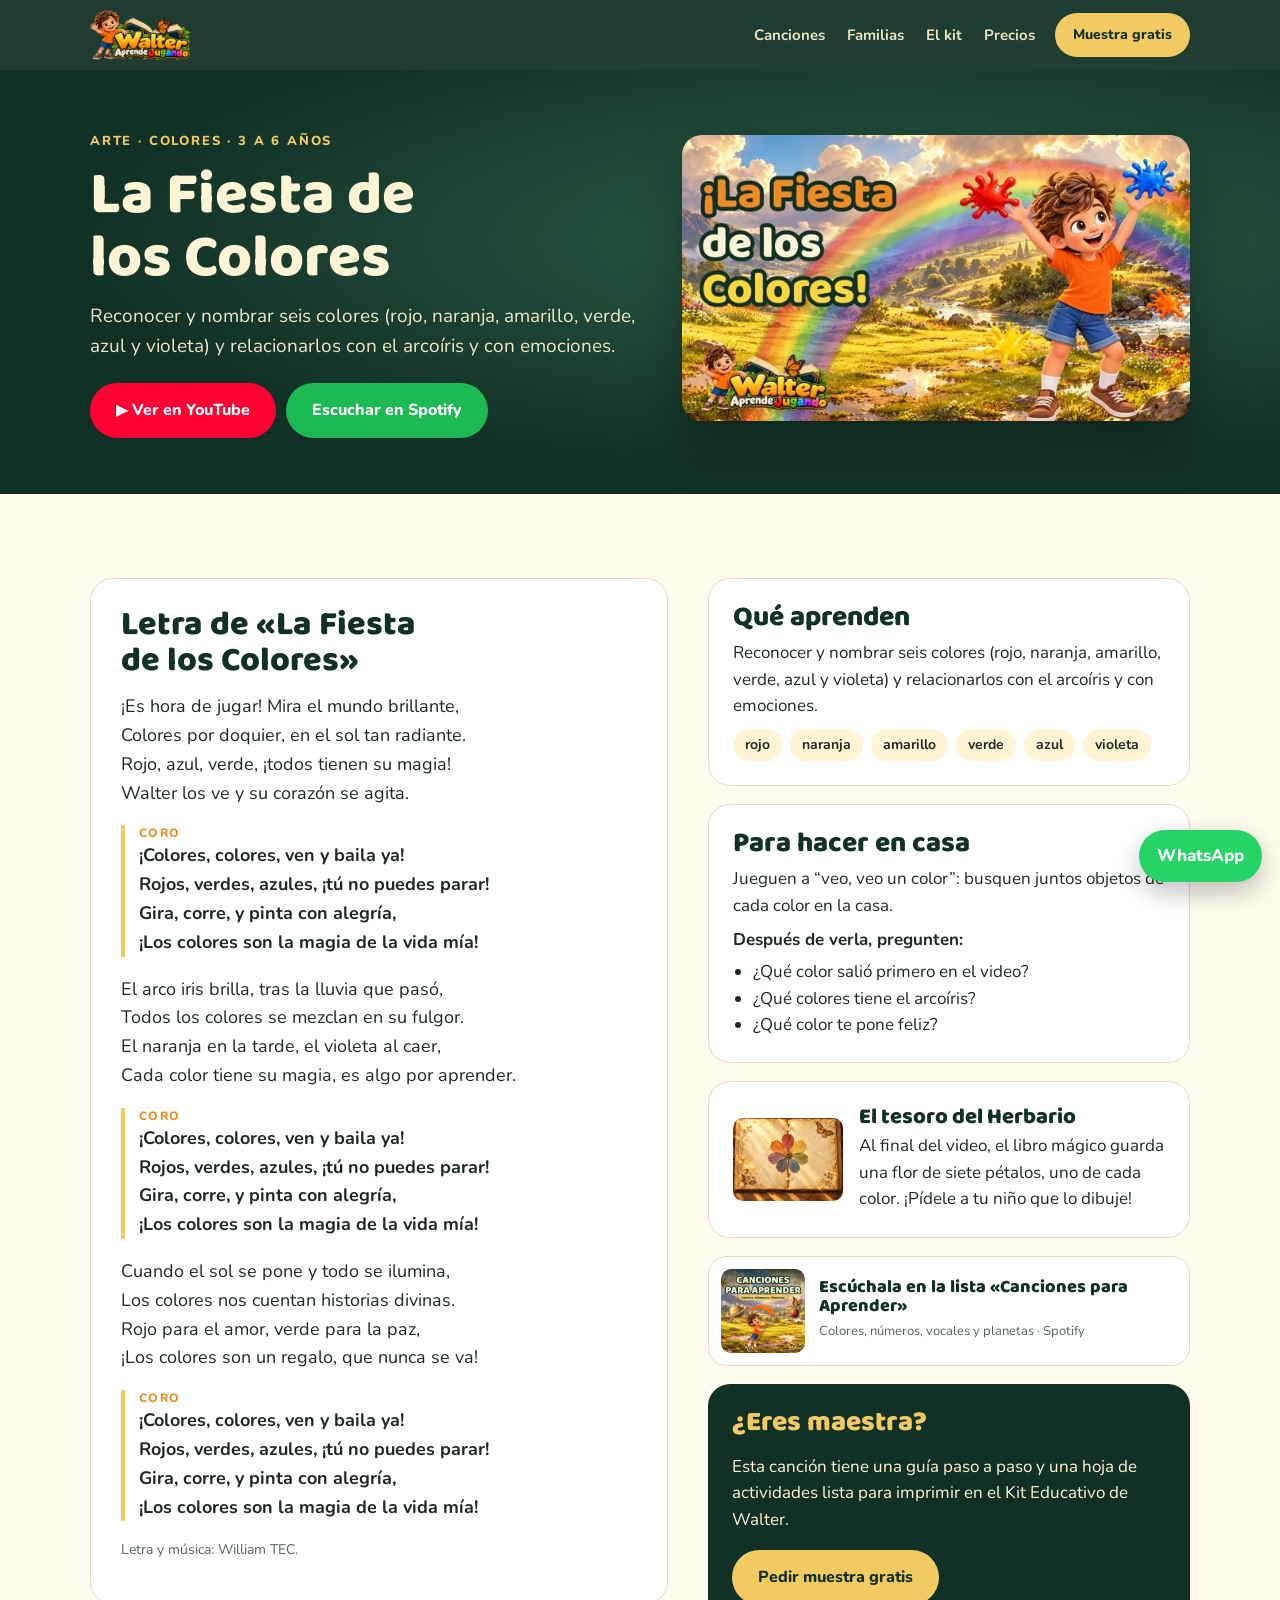
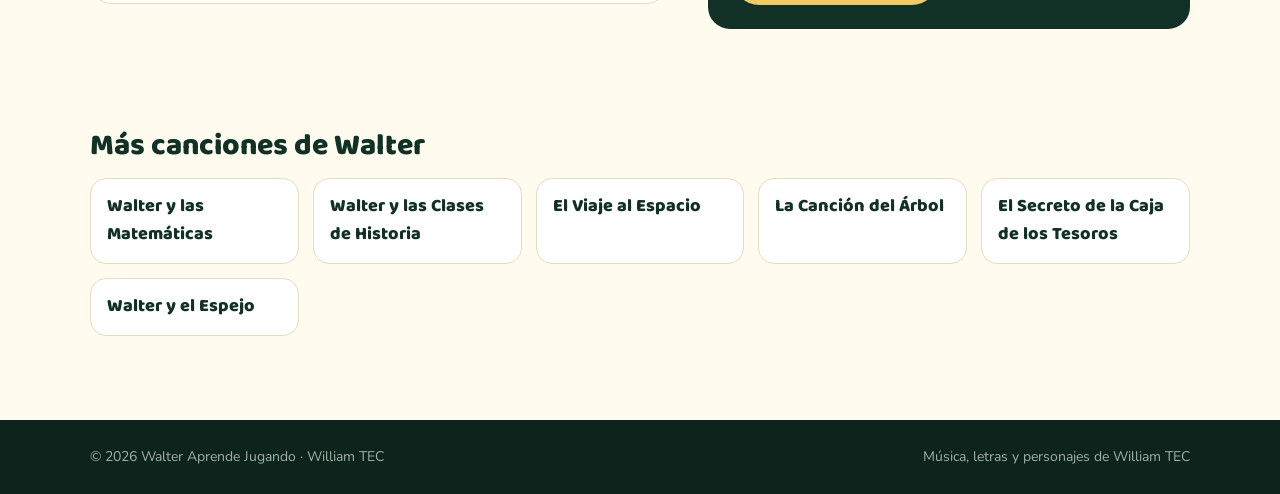
<file: canciones/la-fiesta-de-los-colores.html>
<!doctype html>
<html lang="es">
<head>
<meta charset="utf-8"><meta name="viewport" content="width=device-width,initial-scale=1">
<title>La Fiesta de los Colores · Canción infantil con letra | Walter Aprende Jugando</title>
<meta name="description" content="La Fiesta de los Colores: canción infantil de los colores y el arcoíris para niños de 3 a 6 años. Video, letra, actividades para casa y para el salón.">
<link rel="canonical" href="https://walteraprendejugando.com/canciones/la-fiesta-de-los-colores.html">
<meta property="og:title" content="La Fiesta de los Colores · Walter Aprende Jugando"><meta property="og:description" content="La Fiesta de los Colores: canción infantil de los colores y el arcoíris para niños de 3 a 6 años. Video, letra, actividades para casa y para el salón.">
<meta property="og:image" content="https://walteraprendejugando.com/assets/t_colores.webp">
<link rel="icon" href="../assets/icon.png"><link rel="stylesheet" href="../assets/site.css">
<style>
.shero{background:radial-gradient(ellipse at 70% 40%,#2b5c47 0%,var(--forest) 65%);color:var(--paper);padding:48px 0 56px}
.shero .wrap{display:grid;grid-template-columns:1.1fr 1fr;gap:34px;align-items:center}
.shero h1{font-size:clamp(38px,5vw,60px);color:var(--paper);margin:8px 0 12px}
.shero .im{border-radius:20px;overflow:hidden;box-shadow:0 24px 50px rgba(0,0,0,.35)}
.shero .im img,.shero .im .ph{width:100%;aspect-ratio:16/9;object-fit:cover;display:flex;align-items:center;justify-content:center;font:900 70px 'Baloo 2';color:white}
.shero .ctas{display:flex;gap:10px;flex-wrap:wrap;margin-top:22px}
.btn-sp{background:#1DB954;color:white}.btn-yt{background:#FF0033;color:white}
.cols{display:grid;grid-template-columns:1.2fr 1fr;gap:40px;align-items:start}
.lyr{background:white;border:1px solid var(--line);border-radius:22px;padding:28px 30px}
.lyr h2{font-size:34px;color:var(--forest);margin-bottom:14px}
.lyr .st{margin:0 0 18px;font-size:18px;line-height:1.6}
.lyr .ch{border-left:4px solid var(--gold);padding-left:14px;font-weight:700}
.lyr .ch::before{content:"Coro";display:block;font:800 12px Nunito;letter-spacing:.12em;text-transform:uppercase;color:var(--orange)}
.box{background:white;border:1px solid var(--line);border-radius:22px;padding:24px;margin-bottom:18px}
.box h2,.box h3{color:var(--forest)} .box h2{font-size:28px;margin-bottom:8px}
.vocab{display:flex;flex-wrap:wrap;gap:8px;margin-top:10px}.vocab span{background:var(--paper);border-radius:999px;padding:5px 12px;font-weight:700;font-size:14px}
.box.teach{background:var(--forest);color:var(--paper);border:0}.box.teach h2{color:var(--gold)}
.box.herbx{display:flex;gap:16px;align-items:center}.box.herbx img{width:110px;border-radius:10px}
.more{display:grid;grid-template-columns:repeat(auto-fill,minmax(200px,1fr));gap:14px}
.more a{background:white;border:1px solid var(--line);border-radius:16px;padding:14px 16px;text-decoration:none;font-family:'Baloo 2';font-size:18px;color:var(--forest)}
@media (max-width:900px){.shero .wrap,.cols{grid-template-columns:1fr}}
</style>
<script type="application/ld+json">{"@context": "https://schema.org", "@type": "MusicRecording", "name": "La Fiesta de los Colores", "byArtist": {"@type": "MusicGroup", "name": "William TEC"}, "inLanguage": "es", "genre": "Música infantil", "url": "https://walteraprendejugando.com/canciones/la-fiesta-de-los-colores.html", "sameAs": ["https://open.spotify.com/track/7u2VDjKogW19lezMeUs4ei", "https://www.youtube.com/watch?v=nfgbXsBXyD8"]}</script>
</head>
<body data-base="../">
<nav class="nav"><div class="wrap">
  <a class="brand" href="../index.html" aria-label="Walter Aprende Jugando"><img src="../assets/logo.webp" alt="Walter Aprende Jugando"></a>
  <button class="nav-toggle" type="button" aria-controls="nav-links" aria-expanded="false" aria-label="Abrir menú"><span class="nav-toggle-icon" aria-hidden="true">☰</span><span class="nav-toggle-text">Menú</span></button>
  <ul id="nav-links"><li><a href="../index.html#canciones">Canciones</a></li><li><a href="../index.html#familias">Familias</a></li><li><a href="../index.html#kit">El kit</a></li><li><a href="../index.html#precios">Precios</a></li></ul>
  <a class="btn btn-gold" href="../index.html#muestra">Muestra gratis</a>
</div></nav>
<header class="shero"><div class="wrap">
  <div>
    <p class="eyebrow" style="color:var(--gold)">Arte · Colores · 3 a 6 años</p>
    <h1>La Fiesta de los Colores</h1>
    <p style="font-size:19px;opacity:.92;margin:0">Reconocer y nombrar seis colores (rojo, naranja, amarillo, verde, azul y violeta) y relacionarlos con el arcoíris y con emociones.</p>
    <div class="ctas"><a class="btn btn-yt" href="https://www.youtube.com/watch?v=nfgbXsBXyD8" target="_blank" rel="noopener">▶ Ver en YouTube</a><a class="btn btn-sp" href="https://open.spotify.com/track/7u2VDjKogW19lezMeUs4ei" target="_blank" rel="noopener">Escuchar en Spotify</a></div>
  </div>
  <div class="im ink"><img src="../assets/t_colores.webp" alt="La Fiesta de los Colores"></div>
</div></header>
<section><div class="wrap cols">
  <section class="lyr rv"><h2>Letra de «La Fiesta de los Colores»</h2><p class="st">¡Es hora de jugar! Mira el mundo brillante,<br>Colores por doquier, en el sol tan radiante.<br>Rojo, azul, verde, ¡todos tienen su magia!<br>Walter los ve y su corazón se agita.</p><p class="st ch">¡Colores, colores, ven y baila ya!<br>Rojos, verdes, azules, ¡tú no puedes parar!<br>Gira, corre, y pinta con alegría,<br>¡Los colores son la magia de la vida mía!</p><p class="st">El arco iris brilla, tras la lluvia que pasó,<br>Todos los colores se mezclan en su fulgor.<br>El naranja en la tarde, el violeta al caer,<br>Cada color tiene su magia, es algo por aprender.</p><p class="st ch">¡Colores, colores, ven y baila ya!<br>Rojos, verdes, azules, ¡tú no puedes parar!<br>Gira, corre, y pinta con alegría,<br>¡Los colores son la magia de la vida mía!</p><p class="st">Cuando el sol se pone y todo se ilumina,<br>Los colores nos cuentan historias divinas.<br>Rojo para el amor, verde para la paz,<br>¡Los colores son un regalo, que nunca se va!</p><p class="st ch">¡Colores, colores, ven y baila ya!<br>Rojos, verdes, azules, ¡tú no puedes parar!<br>Gira, corre, y pinta con alegría,<br>¡Los colores son la magia de la vida mía!</p><p style="color:var(--soft);font-size:14px">Letra y música: William TEC.</p></section>
  <div>
    <div class="box rv"><h2>Qué aprenden</h2><p style="margin:0">Reconocer y nombrar seis colores (rojo, naranja, amarillo, verde, azul y violeta) y relacionarlos con el arcoíris y con emociones.</p><div class="vocab"><span>rojo</span><span>naranja</span><span>amarillo</span><span>verde</span><span>azul</span><span>violeta</span></div></div>
    <div class="box rv"><h2>Para hacer en casa</h2><p style="margin:0 0 8px">Jueguen a “veo, veo un color”: busquen juntos objetos de cada color en la casa.</p><b>Después de verla, pregunten:</b><ul style="margin:6px 0 0;padding-left:20px"><li>¿Qué color salió primero en el video?</li><li>¿Qué colores tiene el arcoíris?</li><li>¿Qué color te pone feliz?</li></ul></div>
    <div class="box herbx rv"><img src="../assets/h_colores.webp" alt="" loading="lazy"><div><h3 style="font-size:22px">El tesoro del Herbario</h3><p style="margin:4px 0 0">Al final del video, el libro mágico guarda una flor de siete pétalos, uno de cada color. ¡Pídele a tu niño que lo dibuje!</p></div></div>
    <a class="plist rv" style="margin-bottom:18px" href="https://open.spotify.com/playlist/2iF2oRlCj311ra5x3R9IMO" target="_blank" rel="noopener"><img src="../assets/pl_aprender.webp" alt=""><div><b>Escúchala en la lista «Canciones para Aprender»</b><span>Colores, números, vocales y planetas · Spotify</span></div></a>
    <div class="box teach rv"><h2>¿Eres maestra?</h2><p>Esta canción tiene una guía paso a paso y una hoja de actividades lista para imprimir en el Kit Educativo de Walter.</p><a class="btn btn-gold" href="../index.html#muestra">Pedir muestra gratis</a></div>
  </div>
</div></section>
<section style="padding-top:0"><div class="wrap"><h2 style="font-size:30px;color:var(--forest);margin-bottom:16px">Más canciones de Walter</h2><div class="more"><a href="walter-y-las-matematicas.html">Walter y las Matemáticas</a><a href="walter-y-las-clases-de-historia.html">Walter y las Clases de Historia</a><a href="el-viaje-al-espacio.html">El Viaje al Espacio</a><a href="la-cancion-del-arbol.html">La Canción del Árbol</a><a href="el-secreto-de-la-caja-de-los-tesoros.html">El Secreto de la Caja de los Tesoros</a><a href="walter-y-el-espejo.html">Walter y el Espejo</a></div></div></section>
<footer><div class="wrap"><span>© 2026 Walter Aprende Jugando · William TEC</span><span>Música, letras y personajes de William TEC</span></div></footer>
<a class="wa" href="https://wa.me/17863548796" target="_blank" rel="noopener" aria-label="WhatsApp">WhatsApp</a>
<script src="../assets/site.js" defer></script>
</body></html>
</file>
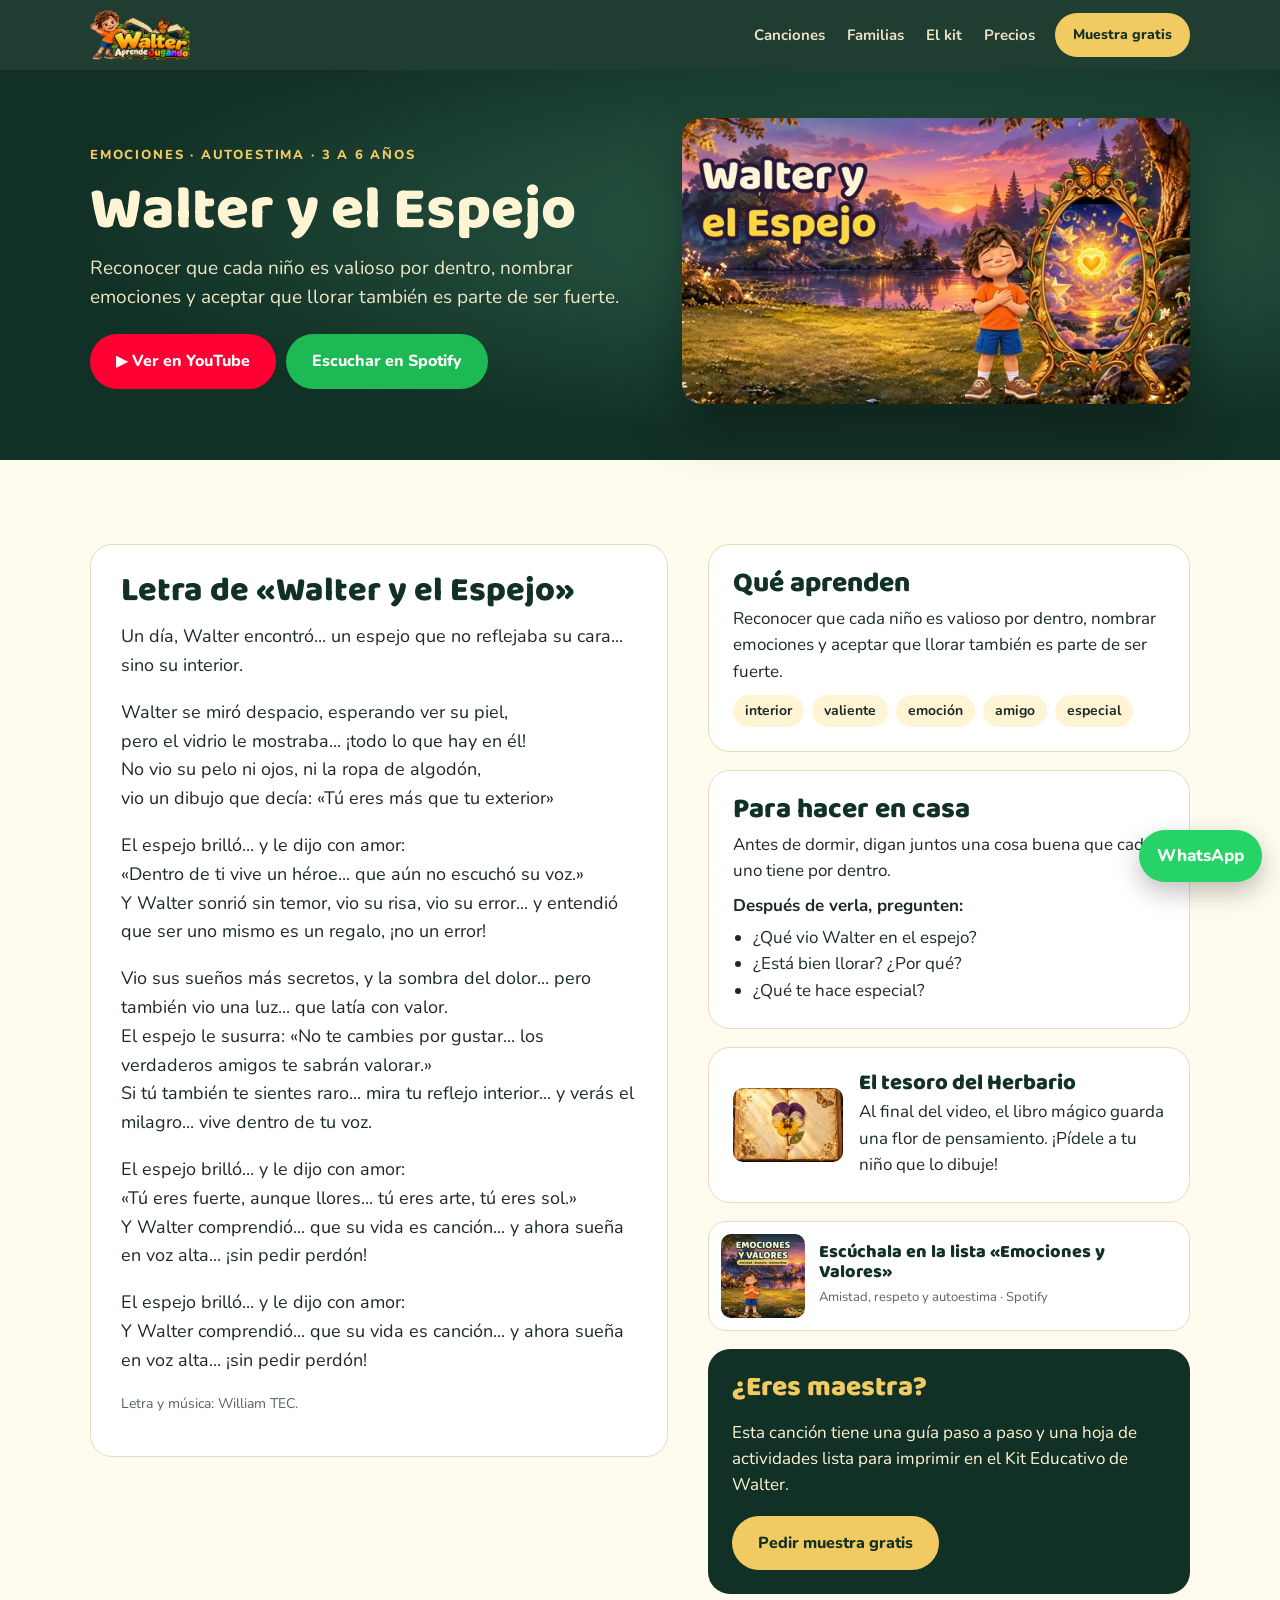
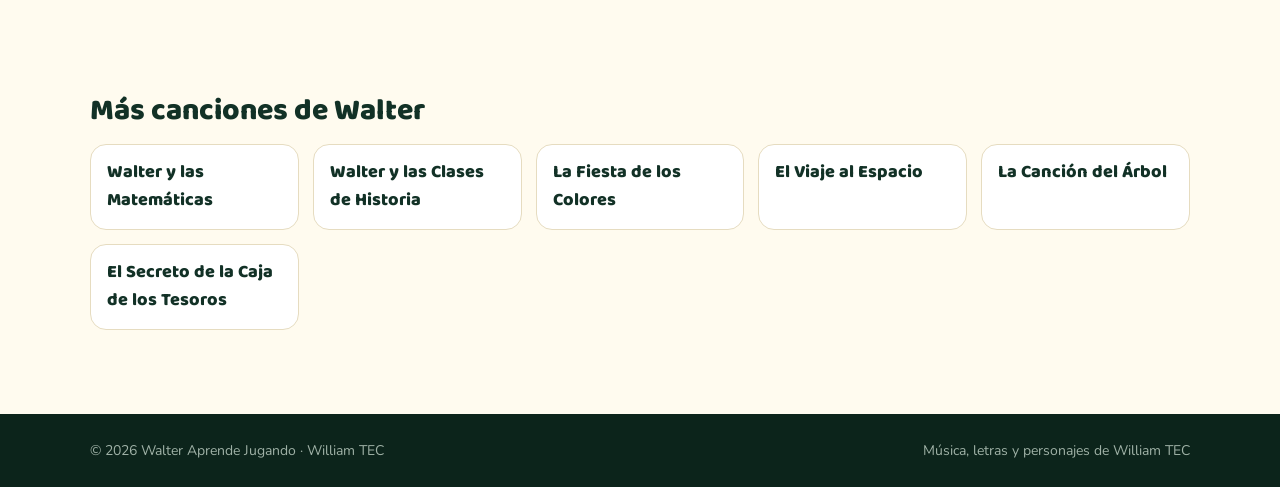
<file: canciones/walter-y-el-espejo.html>
<!doctype html>
<html lang="es">
<head>
<meta charset="utf-8"><meta name="viewport" content="width=device-width,initial-scale=1">
<title>Walter y el Espejo · Canción infantil con letra | Walter Aprende Jugando</title>
<meta name="description" content="Walter y el Espejo: canción infantil de autoestima y emociones para niños de 3 a 6 años. Video, letra, actividades para casa y para el salón.">
<link rel="canonical" href="https://walteraprendejugando.com/canciones/walter-y-el-espejo.html">
<meta property="og:title" content="Walter y el Espejo · Walter Aprende Jugando"><meta property="og:description" content="Walter y el Espejo: canción infantil de autoestima y emociones para niños de 3 a 6 años. Video, letra, actividades para casa y para el salón.">
<meta property="og:image" content="https://walteraprendejugando.com/assets/t_espejo.webp">
<link rel="icon" href="../assets/icon.png"><link rel="stylesheet" href="../assets/site.css">
<style>
.shero{background:radial-gradient(ellipse at 70% 40%,#2b5c47 0%,var(--forest) 65%);color:var(--paper);padding:48px 0 56px}
.shero .wrap{display:grid;grid-template-columns:1.1fr 1fr;gap:34px;align-items:center}
.shero h1{font-size:clamp(38px,5vw,60px);color:var(--paper);margin:8px 0 12px}
.shero .im{border-radius:20px;overflow:hidden;box-shadow:0 24px 50px rgba(0,0,0,.35)}
.shero .im img,.shero .im .ph{width:100%;aspect-ratio:16/9;object-fit:cover;display:flex;align-items:center;justify-content:center;font:900 70px 'Baloo 2';color:white}
.shero .ctas{display:flex;gap:10px;flex-wrap:wrap;margin-top:22px}
.btn-sp{background:#1DB954;color:white}.btn-yt{background:#FF0033;color:white}
.cols{display:grid;grid-template-columns:1.2fr 1fr;gap:40px;align-items:start}
.lyr{background:white;border:1px solid var(--line);border-radius:22px;padding:28px 30px}
.lyr h2{font-size:34px;color:var(--forest);margin-bottom:14px}
.lyr .st{margin:0 0 18px;font-size:18px;line-height:1.6}
.lyr .ch{border-left:4px solid var(--gold);padding-left:14px;font-weight:700}
.lyr .ch::before{content:"Coro";display:block;font:800 12px Nunito;letter-spacing:.12em;text-transform:uppercase;color:var(--orange)}
.box{background:white;border:1px solid var(--line);border-radius:22px;padding:24px;margin-bottom:18px}
.box h2,.box h3{color:var(--forest)} .box h2{font-size:28px;margin-bottom:8px}
.vocab{display:flex;flex-wrap:wrap;gap:8px;margin-top:10px}.vocab span{background:var(--paper);border-radius:999px;padding:5px 12px;font-weight:700;font-size:14px}
.box.teach{background:var(--forest);color:var(--paper);border:0}.box.teach h2{color:var(--gold)}
.box.herbx{display:flex;gap:16px;align-items:center}.box.herbx img{width:110px;border-radius:10px}
.more{display:grid;grid-template-columns:repeat(auto-fill,minmax(200px,1fr));gap:14px}
.more a{background:white;border:1px solid var(--line);border-radius:16px;padding:14px 16px;text-decoration:none;font-family:'Baloo 2';font-size:18px;color:var(--forest)}
@media (max-width:900px){.shero .wrap,.cols{grid-template-columns:1fr}}
</style>
<script type="application/ld+json">{"@context": "https://schema.org", "@type": "MusicRecording", "name": "Walter y el Espejo", "byArtist": {"@type": "MusicGroup", "name": "William TEC"}, "inLanguage": "es", "genre": "Música infantil", "url": "https://walteraprendejugando.com/canciones/walter-y-el-espejo.html", "sameAs": ["https://open.spotify.com/track/2lDWsFOtGKUbqloOZGnMBO", "https://www.youtube.com/watch?v=3W2Q2JWK9qU"]}</script>
</head>
<body data-base="../">
<nav class="nav"><div class="wrap">
  <a class="brand" href="../index.html" aria-label="Walter Aprende Jugando"><img src="../assets/logo.webp" alt="Walter Aprende Jugando"></a>
  <button class="nav-toggle" type="button" aria-controls="nav-links" aria-expanded="false" aria-label="Abrir menú"><span class="nav-toggle-icon" aria-hidden="true">☰</span><span class="nav-toggle-text">Menú</span></button>
  <ul id="nav-links"><li><a href="../index.html#canciones">Canciones</a></li><li><a href="../index.html#familias">Familias</a></li><li><a href="../index.html#kit">El kit</a></li><li><a href="../index.html#precios">Precios</a></li></ul>
  <a class="btn btn-gold" href="../index.html#muestra">Muestra gratis</a>
</div></nav>
<header class="shero"><div class="wrap">
  <div>
    <p class="eyebrow" style="color:var(--gold)">Emociones · Autoestima · 3 a 6 años</p>
    <h1>Walter y el Espejo</h1>
    <p style="font-size:19px;opacity:.92;margin:0">Reconocer que cada niño es valioso por dentro, nombrar emociones y aceptar que llorar también es parte de ser fuerte.</p>
    <div class="ctas"><a class="btn btn-yt" href="https://www.youtube.com/watch?v=3W2Q2JWK9qU" target="_blank" rel="noopener">▶ Ver en YouTube</a><a class="btn btn-sp" href="https://open.spotify.com/track/2lDWsFOtGKUbqloOZGnMBO" target="_blank" rel="noopener">Escuchar en Spotify</a></div>
  </div>
  <div class="im ink"><img src="../assets/t_espejo.webp" alt="Walter y el Espejo"></div>
</div></header>
<section><div class="wrap cols">
  <section class="lyr rv"><h2>Letra de «Walter y el Espejo»</h2><p class="st">Un día, Walter encontró... un espejo que no reflejaba su cara... sino su interior.</p><p class="st">Walter se miró despacio, esperando ver su piel,<br>pero el vidrio le mostraba... ¡todo lo que hay en él!<br>No vio su pelo ni ojos, ni la ropa de algodón,<br>vio un dibujo que decía: «Tú eres más que tu exterior»</p><p class="st">El espejo brilló... y le dijo con amor:<br>«Dentro de ti vive un héroe... que aún no escuchó su voz.»<br>Y Walter sonrió sin temor, vio su risa, vio su error... y entendió que ser uno mismo es un regalo, ¡no un error!</p><p class="st">Vio sus sueños más secretos, y la sombra del dolor... pero también vio una luz... que latía con valor.<br>El espejo le susurra: «No te cambies por gustar... los verdaderos amigos te sabrán valorar.»<br>Si tú también te sientes raro... mira tu reflejo interior... y verás el milagro... vive dentro de tu voz.</p><p class="st">El espejo brilló... y le dijo con amor:<br>«Tú eres fuerte, aunque llores... tú eres arte, tú eres sol.»<br>Y Walter comprendió... que su vida es canción... y ahora sueña en voz alta... ¡sin pedir perdón!</p><p class="st">El espejo brilló... y le dijo con amor:<br>Y Walter comprendió... que su vida es canción... y ahora sueña en voz alta... ¡sin pedir perdón!</p><p style="color:var(--soft);font-size:14px">Letra y música: William TEC.</p></section>
  <div>
    <div class="box rv"><h2>Qué aprenden</h2><p style="margin:0">Reconocer que cada niño es valioso por dentro, nombrar emociones y aceptar que llorar también es parte de ser fuerte.</p><div class="vocab"><span>interior</span><span>valiente</span><span>emoción</span><span>amigo</span><span>especial</span></div></div>
    <div class="box rv"><h2>Para hacer en casa</h2><p style="margin:0 0 8px">Antes de dormir, digan juntos una cosa buena que cada uno tiene por dentro.</p><b>Después de verla, pregunten:</b><ul style="margin:6px 0 0;padding-left:20px"><li>¿Qué vio Walter en el espejo?</li><li>¿Está bien llorar? ¿Por qué?</li><li>¿Qué te hace especial?</li></ul></div>
    <div class="box herbx rv"><img src="../assets/h_espejo.webp" alt="" loading="lazy"><div><h3 style="font-size:22px">El tesoro del Herbario</h3><p style="margin:4px 0 0">Al final del video, el libro mágico guarda una flor de pensamiento. ¡Pídele a tu niño que lo dibuje!</p></div></div>
    <a class="plist rv" style="margin-bottom:18px" href="https://open.spotify.com/playlist/6ucSTfjlINW2cSvV8a7qio" target="_blank" rel="noopener"><img src="../assets/pl_emociones.webp" alt=""><div><b>Escúchala en la lista «Emociones y Valores»</b><span>Amistad, respeto y autoestima · Spotify</span></div></a>
    <div class="box teach rv"><h2>¿Eres maestra?</h2><p>Esta canción tiene una guía paso a paso y una hoja de actividades lista para imprimir en el Kit Educativo de Walter.</p><a class="btn btn-gold" href="../index.html#muestra">Pedir muestra gratis</a></div>
  </div>
</div></section>
<section style="padding-top:0"><div class="wrap"><h2 style="font-size:30px;color:var(--forest);margin-bottom:16px">Más canciones de Walter</h2><div class="more"><a href="walter-y-las-matematicas.html">Walter y las Matemáticas</a><a href="walter-y-las-clases-de-historia.html">Walter y las Clases de Historia</a><a href="la-fiesta-de-los-colores.html">La Fiesta de los Colores</a><a href="el-viaje-al-espacio.html">El Viaje al Espacio</a><a href="la-cancion-del-arbol.html">La Canción del Árbol</a><a href="el-secreto-de-la-caja-de-los-tesoros.html">El Secreto de la Caja de los Tesoros</a></div></div></section>
<footer><div class="wrap"><span>© 2026 Walter Aprende Jugando · William TEC</span><span>Música, letras y personajes de William TEC</span></div></footer>
<a class="wa" href="https://wa.me/17863548796" target="_blank" rel="noopener" aria-label="WhatsApp">WhatsApp</a>
<script src="../assets/site.js" defer></script>
</body></html>
</file>
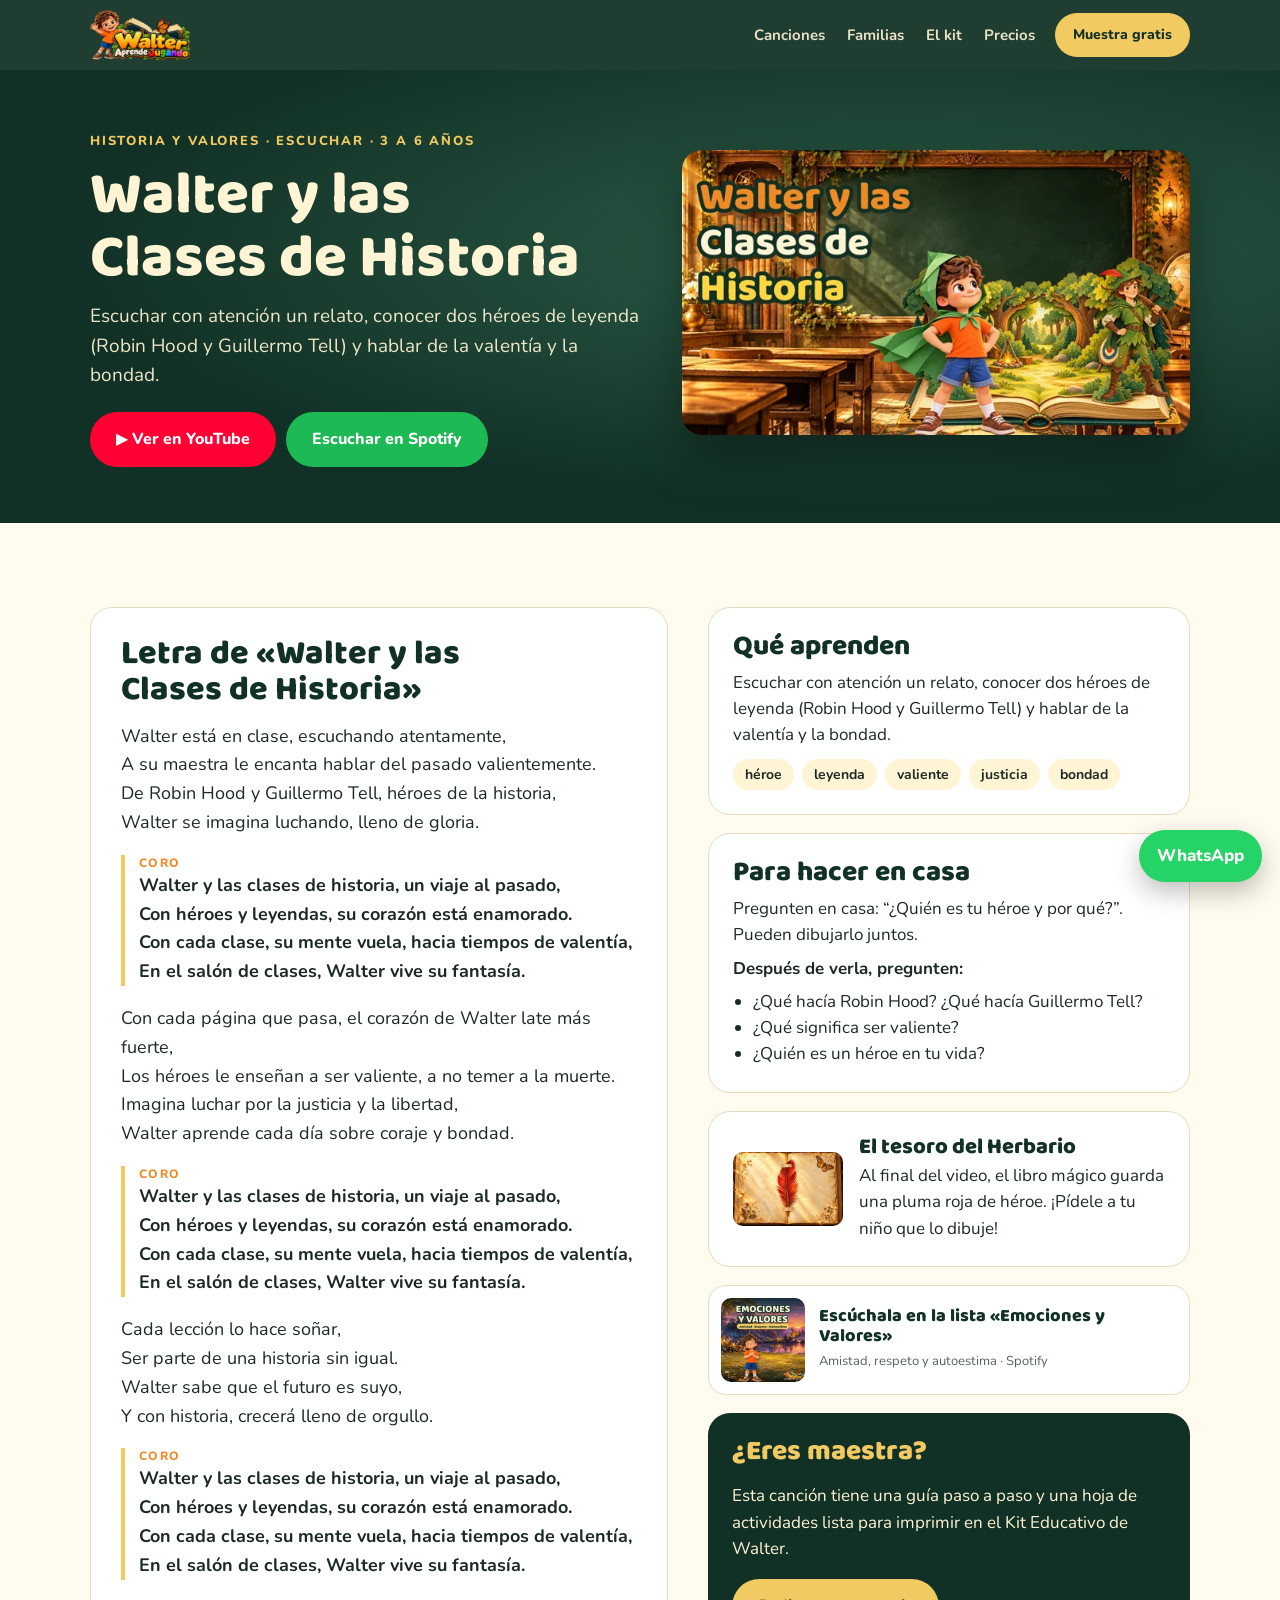
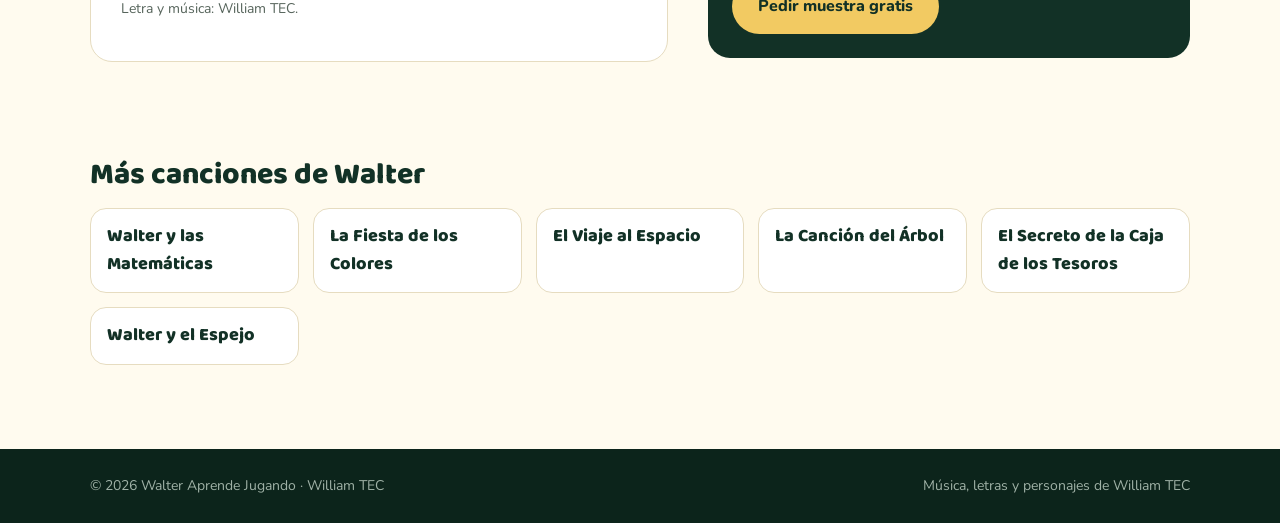
<file: canciones/walter-y-las-clases-de-historia.html>
<!doctype html>
<html lang="es">
<head>
<meta charset="utf-8"><meta name="viewport" content="width=device-width,initial-scale=1">
<title>Walter y las Clases de Historia · Canción infantil con letra | Walter Aprende Jugando</title>
<meta name="description" content="Walter y las Clases de Historia: canción infantil de historia, héroes y valentía para niños de 3 a 6 años. Video, letra, actividades para casa y para el salón.">
<link rel="canonical" href="https://walteraprendejugando.com/canciones/walter-y-las-clases-de-historia.html">
<meta property="og:title" content="Walter y las Clases de Historia · Walter Aprende Jugando"><meta property="og:description" content="Walter y las Clases de Historia: canción infantil de historia, héroes y valentía para niños de 3 a 6 años. Video, letra, actividades para casa y para el salón.">
<meta property="og:image" content="https://walteraprendejugando.com/assets/t_historia.webp">
<link rel="icon" href="../assets/icon.png"><link rel="stylesheet" href="../assets/site.css">
<style>
.shero{background:radial-gradient(ellipse at 70% 40%,#2b5c47 0%,var(--forest) 65%);color:var(--paper);padding:48px 0 56px}
.shero .wrap{display:grid;grid-template-columns:1.1fr 1fr;gap:34px;align-items:center}
.shero h1{font-size:clamp(38px,5vw,60px);color:var(--paper);margin:8px 0 12px}
.shero .im{border-radius:20px;overflow:hidden;box-shadow:0 24px 50px rgba(0,0,0,.35)}
.shero .im img,.shero .im .ph{width:100%;aspect-ratio:16/9;object-fit:cover;display:flex;align-items:center;justify-content:center;font:900 70px 'Baloo 2';color:white}
.shero .ctas{display:flex;gap:10px;flex-wrap:wrap;margin-top:22px}
.btn-sp{background:#1DB954;color:white}.btn-yt{background:#FF0033;color:white}
.cols{display:grid;grid-template-columns:1.2fr 1fr;gap:40px;align-items:start}
.lyr{background:white;border:1px solid var(--line);border-radius:22px;padding:28px 30px}
.lyr h2{font-size:34px;color:var(--forest);margin-bottom:14px}
.lyr .st{margin:0 0 18px;font-size:18px;line-height:1.6}
.lyr .ch{border-left:4px solid var(--gold);padding-left:14px;font-weight:700}
.lyr .ch::before{content:"Coro";display:block;font:800 12px Nunito;letter-spacing:.12em;text-transform:uppercase;color:var(--orange)}
.box{background:white;border:1px solid var(--line);border-radius:22px;padding:24px;margin-bottom:18px}
.box h2,.box h3{color:var(--forest)} .box h2{font-size:28px;margin-bottom:8px}
.vocab{display:flex;flex-wrap:wrap;gap:8px;margin-top:10px}.vocab span{background:var(--paper);border-radius:999px;padding:5px 12px;font-weight:700;font-size:14px}
.box.teach{background:var(--forest);color:var(--paper);border:0}.box.teach h2{color:var(--gold)}
.box.herbx{display:flex;gap:16px;align-items:center}.box.herbx img{width:110px;border-radius:10px}
.more{display:grid;grid-template-columns:repeat(auto-fill,minmax(200px,1fr));gap:14px}
.more a{background:white;border:1px solid var(--line);border-radius:16px;padding:14px 16px;text-decoration:none;font-family:'Baloo 2';font-size:18px;color:var(--forest)}
@media (max-width:900px){.shero .wrap,.cols{grid-template-columns:1fr}}
</style>
<script type="application/ld+json">{"@context": "https://schema.org", "@type": "MusicRecording", "name": "Walter y las Clases de Historia", "byArtist": {"@type": "MusicGroup", "name": "William TEC"}, "inLanguage": "es", "genre": "Música infantil", "url": "https://walteraprendejugando.com/canciones/walter-y-las-clases-de-historia.html", "sameAs": ["https://open.spotify.com/track/0e7TcgieiDMyCfvQSA74Sx", "https://www.youtube.com/watch?v=uO13D57_OAw"]}</script>
</head>
<body data-base="../">
<nav class="nav"><div class="wrap">
  <a class="brand" href="../index.html" aria-label="Walter Aprende Jugando"><img src="../assets/logo.webp" alt="Walter Aprende Jugando"></a>
  <button class="nav-toggle" type="button" aria-controls="nav-links" aria-expanded="false" aria-label="Abrir menú"><span class="nav-toggle-icon" aria-hidden="true">☰</span><span class="nav-toggle-text">Menú</span></button>
  <ul id="nav-links"><li><a href="../index.html#canciones">Canciones</a></li><li><a href="../index.html#familias">Familias</a></li><li><a href="../index.html#kit">El kit</a></li><li><a href="../index.html#precios">Precios</a></li></ul>
  <a class="btn btn-gold" href="../index.html#muestra">Muestra gratis</a>
</div></nav>
<header class="shero"><div class="wrap">
  <div>
    <p class="eyebrow" style="color:var(--gold)">Historia y valores · Escuchar · 3 a 6 años</p>
    <h1>Walter y las Clases de Historia</h1>
    <p style="font-size:19px;opacity:.92;margin:0">Escuchar con atención un relato, conocer dos héroes de leyenda (Robin Hood y Guillermo Tell) y hablar de la valentía y la bondad.</p>
    <div class="ctas"><a class="btn btn-yt" href="https://www.youtube.com/watch?v=uO13D57_OAw" target="_blank" rel="noopener">▶ Ver en YouTube</a><a class="btn btn-sp" href="https://open.spotify.com/track/0e7TcgieiDMyCfvQSA74Sx" target="_blank" rel="noopener">Escuchar en Spotify</a></div>
  </div>
  <div class="im ink"><img src="../assets/t_historia.webp" alt="Walter y las Clases de Historia"></div>
</div></header>
<section><div class="wrap cols">
  <section class="lyr rv"><h2>Letra de «Walter y las Clases de Historia»</h2><p class="st">Walter está en clase, escuchando atentamente,<br>A su maestra le encanta hablar del pasado valientemente.<br>De Robin Hood y Guillermo Tell, héroes de la historia,<br>Walter se imagina luchando, lleno de gloria.</p><p class="st ch">Walter y las clases de historia, un viaje al pasado,<br>Con héroes y leyendas, su corazón está enamorado.<br>Con cada clase, su mente vuela, hacia tiempos de valentía,<br>En el salón de clases, Walter vive su fantasía.</p><p class="st">Con cada página que pasa, el corazón de Walter late más fuerte,<br>Los héroes le enseñan a ser valiente, a no temer a la muerte.<br>Imagina luchar por la justicia y la libertad,<br>Walter aprende cada día sobre coraje y bondad.</p><p class="st ch">Walter y las clases de historia, un viaje al pasado,<br>Con héroes y leyendas, su corazón está enamorado.<br>Con cada clase, su mente vuela, hacia tiempos de valentía,<br>En el salón de clases, Walter vive su fantasía.</p><p class="st">Cada lección lo hace soñar,<br>Ser parte de una historia sin igual.<br>Walter sabe que el futuro es suyo,<br>Y con historia, crecerá lleno de orgullo.</p><p class="st ch">Walter y las clases de historia, un viaje al pasado,<br>Con héroes y leyendas, su corazón está enamorado.<br>Con cada clase, su mente vuela, hacia tiempos de valentía,<br>En el salón de clases, Walter vive su fantasía.</p><p style="color:var(--soft);font-size:14px">Letra y música: William TEC.</p></section>
  <div>
    <div class="box rv"><h2>Qué aprenden</h2><p style="margin:0">Escuchar con atención un relato, conocer dos héroes de leyenda (Robin Hood y Guillermo Tell) y hablar de la valentía y la bondad.</p><div class="vocab"><span>héroe</span><span>leyenda</span><span>valiente</span><span>justicia</span><span>bondad</span></div></div>
    <div class="box rv"><h2>Para hacer en casa</h2><p style="margin:0 0 8px">Pregunten en casa: “¿Quién es tu héroe y por qué?”. Pueden dibujarlo juntos.</p><b>Después de verla, pregunten:</b><ul style="margin:6px 0 0;padding-left:20px"><li>¿Qué hacía Robin Hood? ¿Qué hacía Guillermo Tell?</li><li>¿Qué significa ser valiente?</li><li>¿Quién es un héroe en tu vida?</li></ul></div>
    <div class="box herbx rv"><img src="../assets/h_historia.webp" alt="" loading="lazy"><div><h3 style="font-size:22px">El tesoro del Herbario</h3><p style="margin:4px 0 0">Al final del video, el libro mágico guarda una pluma roja de héroe. ¡Pídele a tu niño que lo dibuje!</p></div></div>
    <a class="plist rv" style="margin-bottom:18px" href="https://open.spotify.com/playlist/6ucSTfjlINW2cSvV8a7qio" target="_blank" rel="noopener"><img src="../assets/pl_emociones.webp" alt=""><div><b>Escúchala en la lista «Emociones y Valores»</b><span>Amistad, respeto y autoestima · Spotify</span></div></a>
    <div class="box teach rv"><h2>¿Eres maestra?</h2><p>Esta canción tiene una guía paso a paso y una hoja de actividades lista para imprimir en el Kit Educativo de Walter.</p><a class="btn btn-gold" href="../index.html#muestra">Pedir muestra gratis</a></div>
  </div>
</div></section>
<section style="padding-top:0"><div class="wrap"><h2 style="font-size:30px;color:var(--forest);margin-bottom:16px">Más canciones de Walter</h2><div class="more"><a href="walter-y-las-matematicas.html">Walter y las Matemáticas</a><a href="la-fiesta-de-los-colores.html">La Fiesta de los Colores</a><a href="el-viaje-al-espacio.html">El Viaje al Espacio</a><a href="la-cancion-del-arbol.html">La Canción del Árbol</a><a href="el-secreto-de-la-caja-de-los-tesoros.html">El Secreto de la Caja de los Tesoros</a><a href="walter-y-el-espejo.html">Walter y el Espejo</a></div></div></section>
<footer><div class="wrap"><span>© 2026 Walter Aprende Jugando · William TEC</span><span>Música, letras y personajes de William TEC</span></div></footer>
<a class="wa" href="https://wa.me/17863548796" target="_blank" rel="noopener" aria-label="WhatsApp">WhatsApp</a>
<script src="../assets/site.js" defer></script>
</body></html>
</file>
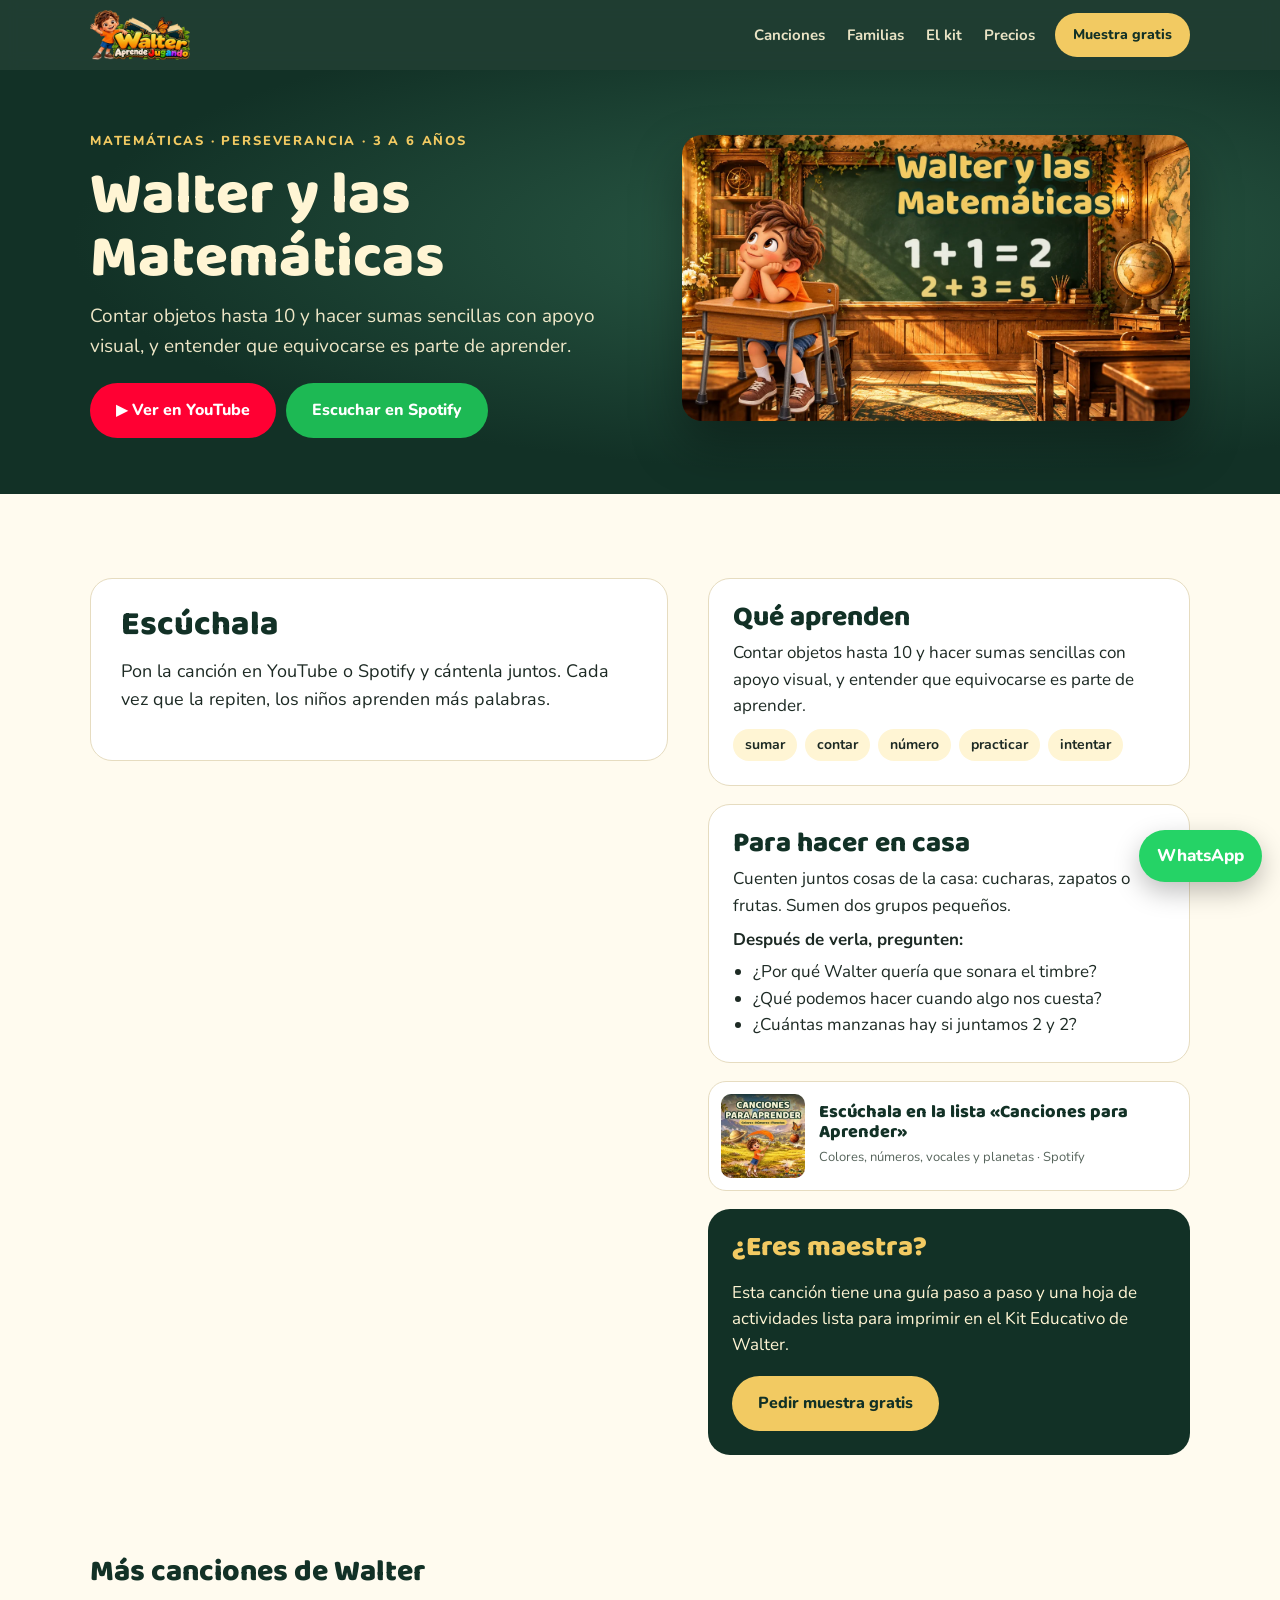
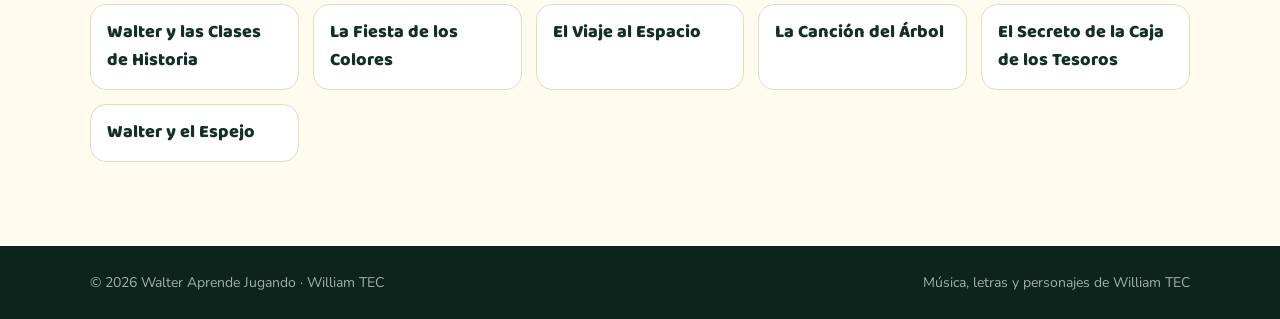
<file: canciones/walter-y-las-matematicas.html>
<!doctype html>
<html lang="es">
<head>
<meta charset="utf-8"><meta name="viewport" content="width=device-width,initial-scale=1">
<title>Walter y las Matemáticas · Canción infantil con letra | Walter Aprende Jugando</title>
<meta name="description" content="Walter y las Matemáticas: canción infantil de matemáticas, números y sumas para niños de 3 a 6 años. Video, letra, actividades para casa y para el salón.">
<link rel="canonical" href="https://walteraprendejugando.com/canciones/walter-y-las-matematicas.html">
<meta property="og:title" content="Walter y las Matemáticas · Walter Aprende Jugando"><meta property="og:description" content="Walter y las Matemáticas: canción infantil de matemáticas, números y sumas para niños de 3 a 6 años. Video, letra, actividades para casa y para el salón.">
<meta property="og:image" content="https://walteraprendejugando.com/assets/t_matematicas.webp">
<link rel="icon" href="../assets/icon.png"><link rel="stylesheet" href="../assets/site.css">
<style>
.shero{background:radial-gradient(ellipse at 70% 40%,#2b5c47 0%,var(--forest) 65%);color:var(--paper);padding:48px 0 56px}
.shero .wrap{display:grid;grid-template-columns:1.1fr 1fr;gap:34px;align-items:center}
.shero h1{font-size:clamp(38px,5vw,60px);color:var(--paper);margin:8px 0 12px}
.shero .im{border-radius:20px;overflow:hidden;box-shadow:0 24px 50px rgba(0,0,0,.35)}
.shero .im img,.shero .im .ph{width:100%;aspect-ratio:16/9;object-fit:cover;display:flex;align-items:center;justify-content:center;font:900 70px 'Baloo 2';color:white}
.shero .ctas{display:flex;gap:10px;flex-wrap:wrap;margin-top:22px}
.btn-sp{background:#1DB954;color:white}.btn-yt{background:#FF0033;color:white}
.cols{display:grid;grid-template-columns:1.2fr 1fr;gap:40px;align-items:start}
.lyr{background:white;border:1px solid var(--line);border-radius:22px;padding:28px 30px}
.lyr h2{font-size:34px;color:var(--forest);margin-bottom:14px}
.lyr .st{margin:0 0 18px;font-size:18px;line-height:1.6}
.lyr .ch{border-left:4px solid var(--gold);padding-left:14px;font-weight:700}
.lyr .ch::before{content:"Coro";display:block;font:800 12px Nunito;letter-spacing:.12em;text-transform:uppercase;color:var(--orange)}
.box{background:white;border:1px solid var(--line);border-radius:22px;padding:24px;margin-bottom:18px}
.box h2,.box h3{color:var(--forest)} .box h2{font-size:28px;margin-bottom:8px}
.vocab{display:flex;flex-wrap:wrap;gap:8px;margin-top:10px}.vocab span{background:var(--paper);border-radius:999px;padding:5px 12px;font-weight:700;font-size:14px}
.box.teach{background:var(--forest);color:var(--paper);border:0}.box.teach h2{color:var(--gold)}
.box.herbx{display:flex;gap:16px;align-items:center}.box.herbx img{width:110px;border-radius:10px}
.more{display:grid;grid-template-columns:repeat(auto-fill,minmax(200px,1fr));gap:14px}
.more a{background:white;border:1px solid var(--line);border-radius:16px;padding:14px 16px;text-decoration:none;font-family:'Baloo 2';font-size:18px;color:var(--forest)}
@media (max-width:900px){.shero .wrap,.cols{grid-template-columns:1fr}}
</style>
<script type="application/ld+json">{"@context": "https://schema.org", "@type": "MusicRecording", "name": "Walter y las Matemáticas", "byArtist": {"@type": "MusicGroup", "name": "William TEC"}, "inLanguage": "es", "genre": "Música infantil", "url": "https://walteraprendejugando.com/canciones/walter-y-las-matematicas.html", "sameAs": ["https://open.spotify.com/track/2bggZBl7pChStFAYrrwtTm", "https://www.youtube.com/watch?v=xcLG0iULyTM"]}</script>
</head>
<body data-base="../">
<nav class="nav"><div class="wrap">
  <a class="brand" href="../index.html" aria-label="Walter Aprende Jugando"><img src="../assets/logo.webp" alt="Walter Aprende Jugando"></a>
  <button class="nav-toggle" type="button" aria-controls="nav-links" aria-expanded="false" aria-label="Abrir menú"><span class="nav-toggle-icon" aria-hidden="true">☰</span><span class="nav-toggle-text">Menú</span></button>
  <ul id="nav-links"><li><a href="../index.html#canciones">Canciones</a></li><li><a href="../index.html#familias">Familias</a></li><li><a href="../index.html#kit">El kit</a></li><li><a href="../index.html#precios">Precios</a></li></ul>
  <a class="btn btn-gold" href="../index.html#muestra">Muestra gratis</a>
</div></nav>
<header class="shero"><div class="wrap">
  <div>
    <p class="eyebrow" style="color:var(--gold)">Matemáticas · Perseverancia · 3 a 6 años</p>
    <h1>Walter y las Matemáticas</h1>
    <p style="font-size:19px;opacity:.92;margin:0">Contar objetos hasta 10 y hacer sumas sencillas con apoyo visual, y entender que equivocarse es parte de aprender.</p>
    <div class="ctas"><a class="btn btn-yt" href="https://www.youtube.com/watch?v=xcLG0iULyTM" target="_blank" rel="noopener">▶ Ver en YouTube</a><a class="btn btn-sp" href="https://open.spotify.com/track/2bggZBl7pChStFAYrrwtTm" target="_blank" rel="noopener">Escuchar en Spotify</a></div>
  </div>
  <div class="im ink"><img src="../assets/t_matematicas.webp" alt="Walter y las Matemáticas"></div>
</div></header>
<section><div class="wrap cols">
  <section class="lyr rv"><h2>Escúchala</h2><p class="st">Pon la canción en YouTube o Spotify y cántenla juntos. Cada vez que la repiten, los niños aprenden más palabras.</p></section>
  <div>
    <div class="box rv"><h2>Qué aprenden</h2><p style="margin:0">Contar objetos hasta 10 y hacer sumas sencillas con apoyo visual, y entender que equivocarse es parte de aprender.</p><div class="vocab"><span>sumar</span><span>contar</span><span>número</span><span>practicar</span><span>intentar</span></div></div>
    <div class="box rv"><h2>Para hacer en casa</h2><p style="margin:0 0 8px">Cuenten juntos cosas de la casa: cucharas, zapatos o frutas. Sumen dos grupos pequeños.</p><b>Después de verla, pregunten:</b><ul style="margin:6px 0 0;padding-left:20px"><li>¿Por qué Walter quería que sonara el timbre?</li><li>¿Qué podemos hacer cuando algo nos cuesta?</li><li>¿Cuántas manzanas hay si juntamos 2 y 2?</li></ul></div>
    
    <a class="plist rv" style="margin-bottom:18px" href="https://open.spotify.com/playlist/2iF2oRlCj311ra5x3R9IMO" target="_blank" rel="noopener"><img src="../assets/pl_aprender.webp" alt=""><div><b>Escúchala en la lista «Canciones para Aprender»</b><span>Colores, números, vocales y planetas · Spotify</span></div></a>
    <div class="box teach rv"><h2>¿Eres maestra?</h2><p>Esta canción tiene una guía paso a paso y una hoja de actividades lista para imprimir en el Kit Educativo de Walter.</p><a class="btn btn-gold" href="../index.html#muestra">Pedir muestra gratis</a></div>
  </div>
</div></section>
<section style="padding-top:0"><div class="wrap"><h2 style="font-size:30px;color:var(--forest);margin-bottom:16px">Más canciones de Walter</h2><div class="more"><a href="walter-y-las-clases-de-historia.html">Walter y las Clases de Historia</a><a href="la-fiesta-de-los-colores.html">La Fiesta de los Colores</a><a href="el-viaje-al-espacio.html">El Viaje al Espacio</a><a href="la-cancion-del-arbol.html">La Canción del Árbol</a><a href="el-secreto-de-la-caja-de-los-tesoros.html">El Secreto de la Caja de los Tesoros</a><a href="walter-y-el-espejo.html">Walter y el Espejo</a></div></div></section>
<footer><div class="wrap"><span>© 2026 Walter Aprende Jugando · William TEC</span><span>Música, letras y personajes de William TEC</span></div></footer>
<a class="wa" href="https://wa.me/17863548796" target="_blank" rel="noopener" aria-label="WhatsApp">WhatsApp</a>
<script src="../assets/site.js" defer></script>
</body></html>
</file>
<file: assets/site.css>
@font-face{font-family:'Baloo 2';src:url(Baloo2-ExtraBold.ttf);font-weight:400 900;font-display:swap}
@font-face{font-family:Nunito;src:url(nunito-latin-400-normal.woff2);font-weight:400;font-display:swap}
@font-face{font-family:Nunito;src:url(nunito-latin-700-normal.woff2);font-weight:600 700;font-display:swap}
@font-face{font-family:Nunito;src:url(nunito-latin-800-normal.woff2);font-weight:800 900;font-display:swap}
:root{--forest:#123126;--forest2:#1d4636;--paper:#FFF5D4;--gold:#F2CA62;--orange:#F28A24;--leaf:#5B9F55;--blue:#2D88B5;--ink:#1d2a24;--soft:#56645B;--line:#e6dcc0;--bg:#FFFBEF}
*{box-sizing:border-box}
html{scroll-behavior:smooth}
body{margin:0;background:var(--bg);color:var(--ink);font-family:Nunito,system-ui,sans-serif;font-size:17px;line-height:1.55}
h1,h2,h3{font-family:'Baloo 2',sans-serif;line-height:1.05;margin:0;text-wrap:balance}
a{color:inherit}
img{max-width:100%;display:block}
.wrap{max-width:1140px;margin:0 auto;padding-left:max(20px,env(safe-area-inset-left));padding-right:max(20px,env(safe-area-inset-right))}
.btn{display:inline-flex;align-items:center;gap:8px;border-radius:999px;padding:13px 24px;font-weight:800;text-decoration:none;font-size:16px;border:2px solid transparent;transition:transform .15s}
.btn:hover{transform:translateY(-2px)}
.btn-gold{background:var(--gold);color:var(--forest)}
.btn-ghost{border-color:rgba(255,245,212,.6);color:var(--paper)}
.btn-dark{background:var(--forest);color:var(--paper)}
.btn-line{border-color:var(--forest);color:var(--forest)}
.eyebrow{font-size:13px;letter-spacing:.14em;text-transform:uppercase;font-weight:800;color:var(--orange)}
section{padding:84px 0}
.sec-head{max-width:720px;margin-bottom:40px}
.sec-head h2{font-size:clamp(32px,4.4vw,48px);color:var(--forest);margin-top:6px}
.sec-head p{color:var(--soft);font-size:18px;margin:12px 0 0}
/* nav */
.nav{position:sticky;top:0;z-index:20;background:rgba(18,49,38,.94);backdrop-filter:blur(8px)}
.nav .wrap{display:flex;align-items:center;gap:20px;height:70px}
.nav .brand img{height:50px}
.nav ul{display:flex;gap:22px;list-style:none;margin:0 0 0 auto;padding:0}
.nav ul a{color:var(--paper);text-decoration:none;font-weight:700;font-size:15px;opacity:.9}
.lang{display:flex;border:1px solid rgba(255,245,212,.35);border-radius:999px;overflow:hidden}
.lang button{background:none;border:0;color:var(--paper);font:800 13px Nunito;padding:6px 11px;cursor:pointer}
.lang button.on{background:var(--gold);color:var(--forest)}
.nav .btn{padding:9px 16px;font-size:14px}
/* hero */
.hero{background:radial-gradient(ellipse at 70% 60%,#2b5c47 0%,var(--forest) 62%);color:var(--paper);padding:56px 0 0;overflow:hidden;position:relative}
.hero .wrap{display:grid;grid-template-columns:1.05fr 1fr;gap:30px;align-items:center}
.hero h1{font-size:clamp(40px,5.6vw,66px);color:var(--paper)}
.hero h1 em{font-style:normal;color:var(--gold)}
.hero p.lead{font-size:19px;opacity:.92;margin:18px 0 26px;max-width:540px}
.hero .ctas{display:flex;gap:12px;flex-wrap:wrap}
.chips{display:flex;gap:10px;flex-wrap:wrap;margin:26px 0 56px}
.chips span{border:1px solid rgba(255,245,212,.3);border-radius:999px;padding:6px 14px;font-size:14px}
.stage{position:relative;height:520px}
.stage .book{position:absolute;bottom:-10px;left:50%;transform:translateX(-50%);width:100%;filter:drop-shadow(0 20px 40px rgba(0,0,0,.4))}
.stage .walter{position:absolute;bottom:60px;left:2%;height:430px}
.stage .salt{position:absolute;top:60px;right:12%;width:90px;animation:fly 6s ease-in-out infinite}
.stage .glow{position:absolute;bottom:120px;left:50%;width:420px;height:300px;transform:translateX(-30%);background:radial-gradient(closest-side,rgba(242,202,98,.55),transparent);filter:blur(6px)}
@keyframes fly{50%{transform:translate(-30px,18px) rotate(-6deg)}}
@media (prefers-reduced-motion:reduce){.stage .salt{animation:none}}
/* demo */
.demo{background:var(--paper)}
.demo .grid{display:grid;grid-template-columns:1.5fr 1fr;gap:34px;align-items:center}
.video{position:relative;padding-top:56.25%;border-radius:20px;overflow:hidden;box-shadow:0 20px 50px rgba(18,49,38,.25);background:#000}
.video iframe{position:absolute;inset:0;width:100%;height:100%;border:0}
.facts{display:grid;gap:12px}
.facts div{background:white;border-radius:16px;padding:14px 18px;border:1px solid var(--line)}
.facts b{font-family:'Baloo 2';font-size:20px;color:var(--forest);display:block}
/* book concept */
.concept{background:var(--forest);color:var(--paper)}
.concept .sec-head h2{color:var(--paper)} .concept .sec-head p{color:#cfd8c9}
.pillars{display:grid;grid-template-columns:repeat(3,1fr);gap:20px}
.pillar{background:var(--forest2);border-radius:20px;padding:24px;border:1px solid rgba(255,245,212,.12)}
.pillar h3{font-size:24px;color:var(--gold);margin-bottom:6px}
.pillar p{margin:0;color:#dfe6d8}
.herbrow{display:flex;gap:14px;margin-top:34px;overflow-x:auto;padding-bottom:8px}
.herbrow img{width:190px;border-radius:12px;flex:0 0 auto;border:3px solid rgba(242,202,98,.35)}
/* songs */
.songs .cards{display:grid;grid-template-columns:repeat(auto-fill,minmax(240px,1fr));gap:20px}
.card{background:white;border-radius:20px;overflow:hidden;border:1px solid var(--line);text-decoration:none;display:flex;flex-direction:column;transition:transform .15s}
.card:hover{transform:translateY(-3px)}
.card img{aspect-ratio:16/9;object-fit:cover;width:100%}
.card .ph{aspect-ratio:16/9;display:flex;align-items:center;justify-content:center;font-family:'Baloo 2';font-size:44px;color:white}
.card div.t{padding:14px 18px 18px}
.card h3{font-size:20px;color:var(--forest)}
.card p{margin:4px 0 0;color:var(--soft);font-size:15px}
/* kit */
.kit .grid{display:grid;grid-template-columns:1fr 1.1fr;gap:40px;align-items:center}
.incl{list-style:none;padding:0;margin:0;display:grid;gap:12px}
.incl li{display:flex;gap:14px;align-items:flex-start;background:white;border:1px solid var(--line);border-radius:16px;padding:14px 16px}
.incl li b{font-family:'Baloo 2';font-size:19px;color:var(--forest);display:block}
.incl .n{flex:0 0 38px;height:38px;border-radius:50%;background:var(--orange);color:white;font-family:'Baloo 2';font-size:20px;display:flex;align-items:center;justify-content:center}
.pages{display:grid;grid-template-columns:repeat(3,1fr);gap:14px}
.pages img{border-radius:8px;box-shadow:0 10px 26px rgba(0,0,0,.14);background:white}
.pages img:nth-child(even){transform:translateY(22px)}
.kit .note{margin-top:22px}
/* steps */
.steps{background:var(--paper)}
.flow{display:grid;grid-template-columns:repeat(5,1fr);gap:14px}
.flow div{background:white;border-radius:18px;padding:18px;border:1px solid var(--line)}
.flow b{font-family:'Baloo 2';font-size:34px;color:var(--orange);display:block}
.flow h3{font-size:19px;color:var(--forest)}
.flow p{margin:4px 0 0;font-size:15px;color:var(--soft)}
/* pricing */
.plans{display:grid;grid-template-columns:repeat(3,1fr);gap:20px;align-items:stretch}
.plan{background:white;border-radius:22px;padding:28px;border:1px solid var(--line);display:flex;flex-direction:column}
.plan.star{background:var(--forest);color:var(--paper);border:0;box-shadow:0 20px 50px rgba(18,49,38,.3)}
.plan .tag{align-self:flex-start;background:var(--gold);color:var(--forest);font-weight:800;font-size:12px;border-radius:999px;padding:4px 12px;margin-bottom:8px}
.plan h3{font-size:24px}
.plan .price{font-family:'Baloo 2';font-size:52px;line-height:1;margin:12px 0 2px}
.plan .per{font-size:14px;opacity:.75}
.plan ul{padding-left:20px;margin:16px 0 22px;flex:1}
.plan li{margin:5px 0}
.plan .btn{justify-content:center}
.pay{margin-top:18px;color:var(--soft);font-size:15px}
/* resources */
.res .cards{display:grid;grid-template-columns:repeat(3,1fr);gap:18px}
.res .card div.t{display:flex;justify-content:space-between;align-items:center;gap:10px}
.res .price{font-family:'Baloo 2';font-size:24px;color:var(--orange)}
/* faq */
details{background:white;border:1px solid var(--line);border-radius:16px;padding:16px 20px;margin-bottom:10px}
summary{font-weight:800;cursor:pointer;color:var(--forest)}
details p{margin:10px 0 0;color:var(--soft)}
.use{display:grid;grid-template-columns:1fr 1fr;gap:16px;margin-top:26px}
.use div{border-radius:16px;padding:18px 20px}
.use .yes{background:#e8f3e3} .use .no{background:#fbe9e3}
.use h3{font-size:20px} .use ul{margin:8px 0 0;padding-left:20px}
/* families + contact */
.fam{background:var(--paper)}
.fam .grid{display:grid;grid-template-columns:1fr 1fr;gap:30px;align-items:center}
.links{display:flex;flex-wrap:wrap;gap:10px;margin-top:18px}
.contact{background:var(--forest);color:var(--paper);text-align:center}
.contact h2{font-size:clamp(32px,4.4vw,50px);color:var(--paper)}
.contact p{color:#cfd8c9;max-width:620px;margin:14px auto 26px;font-size:18px}
.contact .ctas{display:flex;gap:12px;justify-content:center;flex-wrap:wrap}
.contact .info{margin-top:26px;font-size:15px;color:#cfd8c9}
footer{background:#0c241b;color:#9fb1a6;font-size:14px;padding:26px 0}
footer .wrap{display:flex;justify-content:space-between;gap:16px;flex-wrap:wrap}
.wa{position:fixed;right:max(18px,env(safe-area-inset-right));bottom:max(18px,env(safe-area-inset-bottom));z-index:30;background:#25D366;color:white;border-radius:999px;padding:13px 18px;font-weight:800;text-decoration:none;box-shadow:0 10px 26px rgba(0,0,0,.25)}
a:focus-visible,button:focus-visible,summary:focus-visible{outline:3px solid var(--orange);outline-offset:3px}
/* responsive */
@media (max-width:900px){
  .nav ul{display:none}
  .hero .wrap,.demo .grid,.kit .grid,.fam .grid{grid-template-columns:1fr}
  .stage{height:380px}.stage .walter{height:310px}
  .pillars,.plans,.res .cards{grid-template-columns:1fr}
  .flow{grid-template-columns:1fr 1fr}
  .use{grid-template-columns:1fr}
  section{padding:60px 0}
}
@media (max-width:520px){.flow{grid-template-columns:1fr}.nav .btn{display:none}.pages{grid-template-columns:1fr 1fr}}
/* ===== v2: doors, effects ===== */
.doors{background:var(--bg);padding:0 0 10px;position:relative;z-index:2}
.doors .wrap{display:grid;grid-template-columns:1fr 1fr;gap:22px;transform:translateY(-46px)}
.door{border-radius:24px;padding:26px 28px;text-decoration:none;display:flex;gap:18px;align-items:center;box-shadow:0 18px 40px rgba(18,49,38,.18);transition:transform .2s}
.door:hover{transform:translateY(-4px)}
.door img{width:92px;height:92px;object-fit:contain;flex:0 0 auto}
.door h2{font-size:28px;margin-bottom:4px}
.door p{margin:0 0 10px;font-size:15px}
.door .go{font-weight:800;font-size:15px}
.door.fam{background:var(--gold);color:var(--forest)}
.door.teach{background:white;color:var(--forest);border:2px solid var(--forest)}
/* hero intro */
@keyframes bookIn{from{opacity:0;transform:translateX(-50%) perspective(900px) rotateX(38deg) scale(.86)}to{opacity:1;transform:translateX(-50%) perspective(900px) rotateX(0) scale(1)}}
@keyframes rise{from{opacity:0;transform:translateY(70px) scale(.9)}to{opacity:1;transform:none}}
@keyframes glowp{0%,100%{opacity:.75}50%{opacity:1}}
@keyframes spark{0%{opacity:0;transform:translateY(0) scale(.6)}20%{opacity:1}100%{opacity:0;transform:translateY(-220px) scale(1.1)}}
.stage .book{animation:bookIn 1.1s cubic-bezier(.2,.8,.2,1) both}
.stage .walter{animation:rise .9s .55s cubic-bezier(.2,.8,.2,1) both}
.stage .glow{animation:glowp 4s ease-in-out infinite}
.stage .salt{animation:saltIn 1.4s 1.1s both,fly 6s 2.5s ease-in-out infinite}
@keyframes saltIn{from{opacity:0;transform:translate(160px,-80px) rotate(20deg)}to{opacity:1;transform:none}}
.spark{position:absolute;bottom:150px;width:7px;height:7px;border-radius:50%;background:#ffe8a3;box-shadow:0 0 10px 3px rgba(255,220,130,.8);animation:spark 3.6s linear infinite;opacity:0}
/* reveal + ink to color */
.rv{opacity:0;transform:translateY(26px);transition:opacity .8s ease,transform .8s ease}
.rv.in{opacity:1;transform:none}
.ink img,.ink .ph{filter:grayscale(1) contrast(1.5) brightness(1.15);transition:filter 1.6s ease .2s}
.ink.in img,.ink.in .ph{filter:none}
/* saltarina lands on section heads */
.sec-head{position:relative}
.perch{position:absolute;width:58px;top:-30px;left:-6px;opacity:0;transform:translate(180px,-120px) rotate(25deg);transition:opacity .6s,transform 1.4s cubic-bezier(.3,.9,.3,1);pointer-events:none}
.sec-head.in .perch{opacity:1;transform:none}
.sec-head.in .perch img{animation:flap .5s ease-in-out 1.4s 6 alternate}
.sec-head .eyebrow{padding-left:58px}
@keyframes flap{to{transform:scaleX(.55)}}
/* herbario flipper */
.herb{display:grid;grid-template-columns:1fr 1.1fr;gap:34px;align-items:center;margin-top:40px}
.herb .bookv{perspective:1400px;position:relative;max-width:420px;justify-self:center;width:100%}
.herb .page{border-radius:14px;overflow:hidden;border:4px solid rgba(242,202,98,.5);box-shadow:0 24px 50px rgba(0,0,0,.35);transform-origin:left center;background:#f6e9c6}
.herb .page img{width:100%;aspect-ratio:3/4;object-fit:cover}
.herb .page.turn{animation:turn .9s ease-in-out}
@keyframes turn{0%{transform:rotateY(0)}49%{transform:rotateY(-88deg);filter:brightness(.6)}51%{transform:rotateY(-88deg);filter:brightness(.6)}100%{transform:rotateY(0)}}
.herb h3{font-size:30px;color:var(--gold)} .herb p{color:#dfe6d8}
.herb .ctl{display:flex;gap:10px;margin-top:16px}
.herb .ctl button{background:none;border:2px solid rgba(255,245,212,.5);color:var(--paper);border-radius:999px;width:46px;height:46px;font-size:20px;cursor:pointer}
.herb .song{font-weight:800;color:var(--paper)}
/* song cards v2 */
.scard{position:relative;background:white;border-radius:20px;overflow:hidden;border:1px solid var(--line);display:flex;flex-direction:column;transition:transform .2s,box-shadow .2s}
.scard:hover{transform:translateY(-4px);box-shadow:0 16px 34px rgba(18,49,38,.16)}
.scard .im{overflow:hidden}
.scard img,.scard .ph{aspect-ratio:16/9;object-fit:cover;width:100%;transition:transform .5s}
.scard:hover img{transform:scale(1.05)}
.scard .t{padding:14px 18px 6px;flex:1}
.scard h3{font-size:20px;color:var(--forest)}
.scard h3 a{text-decoration:none}
.scard h3 a::after{content:"";position:absolute;inset:0}
.scard p{margin:4px 0 0;color:var(--soft);font-size:15px}
.scard .acts{display:flex;gap:8px;padding:10px 18px 18px;position:relative;z-index:1}
.mini{font-size:13px;font-weight:800;border-radius:999px;padding:7px 12px;text-decoration:none;border:1.5px solid var(--line);color:var(--forest);background:white}
.mini.sp{background:#1DB954;border-color:#1DB954;color:white}
.mini.yt{background:#FF0033;border-color:#FF0033;color:white}
/* playlists */
.plists{display:grid;grid-template-columns:repeat(3,1fr);gap:18px;margin-top:28px}
.plist{display:flex;gap:14px;align-items:center;background:white;border:1px solid var(--line);border-radius:18px;padding:12px;text-decoration:none;transition:transform .2s}
.plist:hover{transform:translateY(-3px)}
.plist img{width:84px;height:84px;border-radius:10px;flex:0 0 auto}
.plist b{font-family:'Baloo 2';font-size:18px;color:var(--forest);display:block;line-height:1.1}
.plist span{font-size:13px;color:var(--soft)}
/* sample form */
.sample{background:var(--forest);color:var(--paper)}
.sample .grid{display:grid;grid-template-columns:1fr 1fr;gap:34px;align-items:center}
.sample h2{font-size:clamp(30px,4vw,44px);color:var(--paper)}
.sample p{color:#cfd8c9}
.sform{background:var(--forest2);border-radius:22px;padding:24px;display:grid;gap:12px;border:1px solid rgba(255,245,212,.15)}
.sform label{font-size:14px;font-weight:700}
.sform input,.sform select{width:100%;padding:12px 14px;border-radius:12px;border:0;font:600 16px Nunito;margin-top:4px}
.sform .btn{justify-content:center;border:0;cursor:pointer}
.sform small{color:#b9c6b3}
.hp{position:absolute;left:-9999px}
@media (max-width:900px){
 .doors .wrap,.herb,.sample .grid{grid-template-columns:1fr}
 .plists{grid-template-columns:1fr}
 .door img{width:70px;height:70px}
}
@media (prefers-reduced-motion:reduce){
 .stage .book,.stage .walter,.stage .salt,.stage .glow,.spark,.herb .page.turn,.sec-head.in .perch img{animation:none!important}
 .rv{opacity:1;transform:none;transition:none}
 .ink img,.ink .ph{filter:none}
 .perch{display:none}
}
.scard .ph{display:flex;align-items:center;justify-content:center;font-family:'Baloo 2';font-size:44px;color:white}
.scard .acts{flex-wrap:wrap}
.mini{white-space:nowrap}

/* Navegación accesible para teléfonos y tabletas */
.nav-toggle{display:none;align-items:center;gap:7px;border:1px solid rgba(255,245,212,.45);border-radius:12px;background:transparent;color:var(--paper);font:800 14px Nunito;cursor:pointer;padding:7px 11px}
.nav-toggle-icon{font-size:22px;line-height:1}
.nav-toggle:focus-visible{outline:3px solid var(--gold);outline-offset:3px}

/* La casita ilustrada: separate scenery, door and character layers. */
.storybook-lock{overflow:hidden}
.hero h1[tabindex="-1"]:focus{outline:none}
.storybook-intro[hidden]{display:none!important}
.storybook-intro{position:fixed;inset:0;z-index:9999;isolation:isolate;overflow:hidden;background:#15382c;color:#fff5d4;opacity:1;transition:opacity .45s ease}
.storybook-intro.storybook-leaving{opacity:0;pointer-events:none}
.storybook-ambience{position:absolute;inset:-30px;background:linear-gradient(#12312630,#12312685),url(casita-cuento-v2.webp) center/cover;filter:blur(16px);transform:scale(1.08)}
.storybook-scene{position:absolute;inset:0;overflow:hidden;transition:opacity .45s}
.storybook-canvas{position:absolute;left:50%;top:50%;width:max(100vw,150vh);aspect-ratio:3/2;transform:translate(-50%,-50%);transform-origin:50% 61%;will-change:transform}
.storybook-landscape{position:absolute;inset:0;width:100%;height:100%;max-width:none;object-fit:cover}
.storybook-scene:after{content:"";position:absolute;inset:0;background:linear-gradient(180deg,#092b23a8 0%,#092b2338 22%,transparent 40%,transparent 74%,#092b2399 100%);pointer-events:none}
.storybook-title{position:absolute;z-index:5;top:max(25px,5vh);left:20px;right:20px;text-align:center;transition:opacity .55s,transform .55s;text-shadow:0 3px 20px #09251c90}
.storybook-kicker{display:inline-block;font:800 12px Nunito,system-ui,sans-serif;letter-spacing:.22em;text-transform:uppercase;color:#fff0c6;margin-bottom:12px}
.storybook-title h2{font-family:'Baloo 2',system-ui,sans-serif;font-size:clamp(30px,4.3vw,60px);line-height:1.02;max-width:850px;margin:0 auto;text-wrap:balance;color:#fff9df}
.storybook-title p{font-size:clamp(14px,1.45vw,18px);font-weight:700;margin:12px auto 0;max-width:600px;color:#fff4d5}
.storybook-controls{position:absolute;left:16px;right:16px;bottom:max(30px,5vh);z-index:6;display:flex;align-items:center;flex-direction:column;gap:12px;transition:opacity .4s}
.storybook-enter{border:1px solid #ffe5a0;border-radius:999px;padding:16px 32px;background:linear-gradient(135deg,#fff1b9,#f2ca62);box-shadow:0 8px 30px #102f2455,inset 0 1px #fff9da;color:#153b2b;font:900 18px Nunito,system-ui,sans-serif;cursor:pointer;transition:transform .2s,box-shadow .2s}
.storybook-enter:hover{transform:translateY(-2px);box-shadow:0 12px 30px #102f2488,inset 0 1px #fff9da}
.storybook-skip{border:0;background:#15382c80;border-radius:999px;padding:7px 16px;color:#fff5d4;font:700 13px Nunito,system-ui,sans-serif;cursor:pointer;text-decoration:underline;text-underline-offset:4px}
.storybook-enter:focus-visible,.storybook-skip:focus-visible,.storybook-replay:focus-visible{outline:3px solid #fff5d4;outline-offset:5px}
.storybook-replay{border:0;background:transparent;color:inherit;font:700 14px Nunito,system-ui,sans-serif;text-decoration:underline;text-underline-offset:4px;cursor:pointer;padding:4px}
.storybook-doorway{position:absolute;left:45.5%;top:48.4%;width:8.7%;height:23.9%;perspective:1000px;border-radius:48% 48% 2% 2%;z-index:2}
.storybook-door{position:absolute;inset:0;border-radius:48% 48% 2% 2%;border:3px solid #533722;background:linear-gradient(100deg,#fff7d520,transparent 25%,#151d1920),repeating-linear-gradient(90deg,#9e673c 0 16%,#724a2b 16.4% 17.7%,#a66d42 18% 33%);box-shadow:inset 0 0 18px #391e1960,0 3px 6px #211e1955;transform-origin:1% 50%;backface-visibility:hidden}
.storybook-door:before{content:"";position:absolute;inset:12% 15% 11%;border:2px solid #d6a25f85;border-radius:48% 48% 3px 3px;box-shadow:inset 0 0 12px #3b261f50}
.storybook-door:after{content:"";position:absolute;right:12%;top:58%;width:9%;aspect-ratio:1;border-radius:50%;background:radial-gradient(at 30% 20%,#fff4af,#c79039);box-shadow:0 1px 3px #241e1b}
.storybook-walker{position:absolute;z-index:3;left:32%;top:94%;width:13%;transform:translate(-50%,-100%);transform-origin:50% 100%;will-change:left,top,transform,opacity}
.storybook-walter{display:block;width:100%;height:auto;position:relative;filter:drop-shadow(2px 4px 2px #3e34272b);transition:opacity .18s}
.storybook-walk-rig{position:absolute;inset:0;width:100%;height:100%;overflow:visible;opacity:0;transition:opacity .18s;filter:drop-shadow(1px 2px 1px #3e342720)}
.storybook-intro.is-playing .storybook-walk-rig{opacity:1}
.storybook-footshadow{position:absolute;bottom:-.5%;left:10%;width:80%;height:7%;border-radius:50%;background:#30271d55;filter:blur(3px);transform:rotate(-6deg)}
.storybook-flight{position:absolute;left:41%;top:55%;width:4.5%;z-index:4;transform-origin:center;will-change:left,top,transform,opacity}
.storybook-saltarina{width:100%;height:auto;filter:drop-shadow(0 3px 2px #11291b40);transform-origin:50% 60%;animation:storybook-wings 1.3s ease-in-out infinite alternate}
.storybook-intro.is-playing .storybook-title{opacity:0;transform:translateY(-12px);pointer-events:none}
.storybook-intro.is-playing .storybook-enter{visibility:hidden}
.storybook-intro.is-playing .storybook-walker{animation:storybook-approach 5.1s .25s linear both}
.storybook-intro.is-playing .storybook-walter{opacity:0}
.storybook-intro.is-playing .storybook-flight{animation:storybook-guide 3.7s .15s ease-in-out both}
.storybook-intro.is-playing .storybook-door{animation:storybook-door-open 1.5s .6s ease-in-out both}
.storybook-intro.is-playing .storybook-canvas{animation:storybook-enter-house 1.1s 5.1s cubic-bezier(.6,.05,.85,.6) both}
@keyframes storybook-wings{from{transform:rotate(-5deg) scaleX(.9)}to{transform:rotate(5deg) scaleX(.55)}}
@keyframes storybook-door-open{from{transform:rotateY(0)}to{transform:rotateY(-103deg)}}
@keyframes storybook-approach{0%{left:32%;top:94%;transform:translate(-50%,-100%) scale(1);opacity:1}30%{left:39%;top:85%;transform:translate(-50%,-100%) scale(.84);opacity:1}62%{left:47%;top:76%;transform:translate(-50%,-100%) scale(.63);opacity:1}82%{left:49.8%;top:72.3%;transform:translate(-50%,-100%) scale(.52);opacity:1}100%{left:49.8%;top:70.5%;transform:translate(-50%,-100%) scale(.43);opacity:0}}
@keyframes storybook-guide{0%{left:41%;top:55%;transform:rotate(-10deg);opacity:1}30%{left:55%;top:39%;transform:rotate(9deg);opacity:1}60%{left:54%;top:52%;transform:rotate(-5deg);opacity:1}100%{left:49.8%;top:61%;transform:scale(.25);opacity:0}}
@keyframes storybook-enter-house{0%{transform:translate(-50%,-50%) scale(1);opacity:1}100%{transform:translate(-50%,-50%) scale(3.2);opacity:0}}
.storybook-art-unavailable .storybook-scene{opacity:0}
.storybook-art-unavailable .storybook-ambience{background:#15382c}
@media (max-aspect-ratio:1/1){
  .storybook-canvas{width:165vw;top:51%;min-width:0}
  .storybook-title{top:max(35px,8vh);left:24px;right:24px}
  .storybook-title h2{font-size:clamp(30px,6.8vw,48px);max-width:620px}
  .storybook-title p{font-size:15px;max-width:310px;line-height:1.5}
  .storybook-controls{bottom:max(34px,8vh)}
  .storybook-scene:after{background:linear-gradient(#092b2388,transparent 45%,transparent 65%,#092b2366)}
}
@media (max-height:520px) and (min-aspect-ratio:1/1){
  .storybook-title{top:16px}
  .storybook-kicker{margin-bottom:5px;font-size:10px}
  .storybook-title h2{font-size:28px;max-width:700px}
  .storybook-title p{display:none}
  .storybook-controls{bottom:16px;gap:5px}
  .storybook-enter{font-size:15px;padding:10px 24px}
}
@media (prefers-reduced-motion:reduce){
  .storybook-intro,.storybook-title,.storybook-controls{transition:none}
  .storybook-intro *, .storybook-intro.is-playing *{animation:none!important}
}
@media (max-width:900px){
  .nav .wrap{height:auto;min-height:70px;flex-wrap:wrap;gap:10px 12px;padding-top:8px;padding-bottom:8px}
  .nav .brand{margin-right:auto}
  .nav .brand img{height:44px}
  .nav-toggle{display:inline-flex;order:3}
  .nav .lang{order:1}
  .nav .btn{order:2}
  .nav ul{order:4;flex:0 0 100%;display:none;flex-direction:column;gap:0;margin:0;padding:8px 0;border-top:1px solid rgba(255,245,212,.25)}
  .nav.open ul{display:flex}
  .nav ul a{display:block;padding:10px 4px;font-size:16px}
}
</file>
